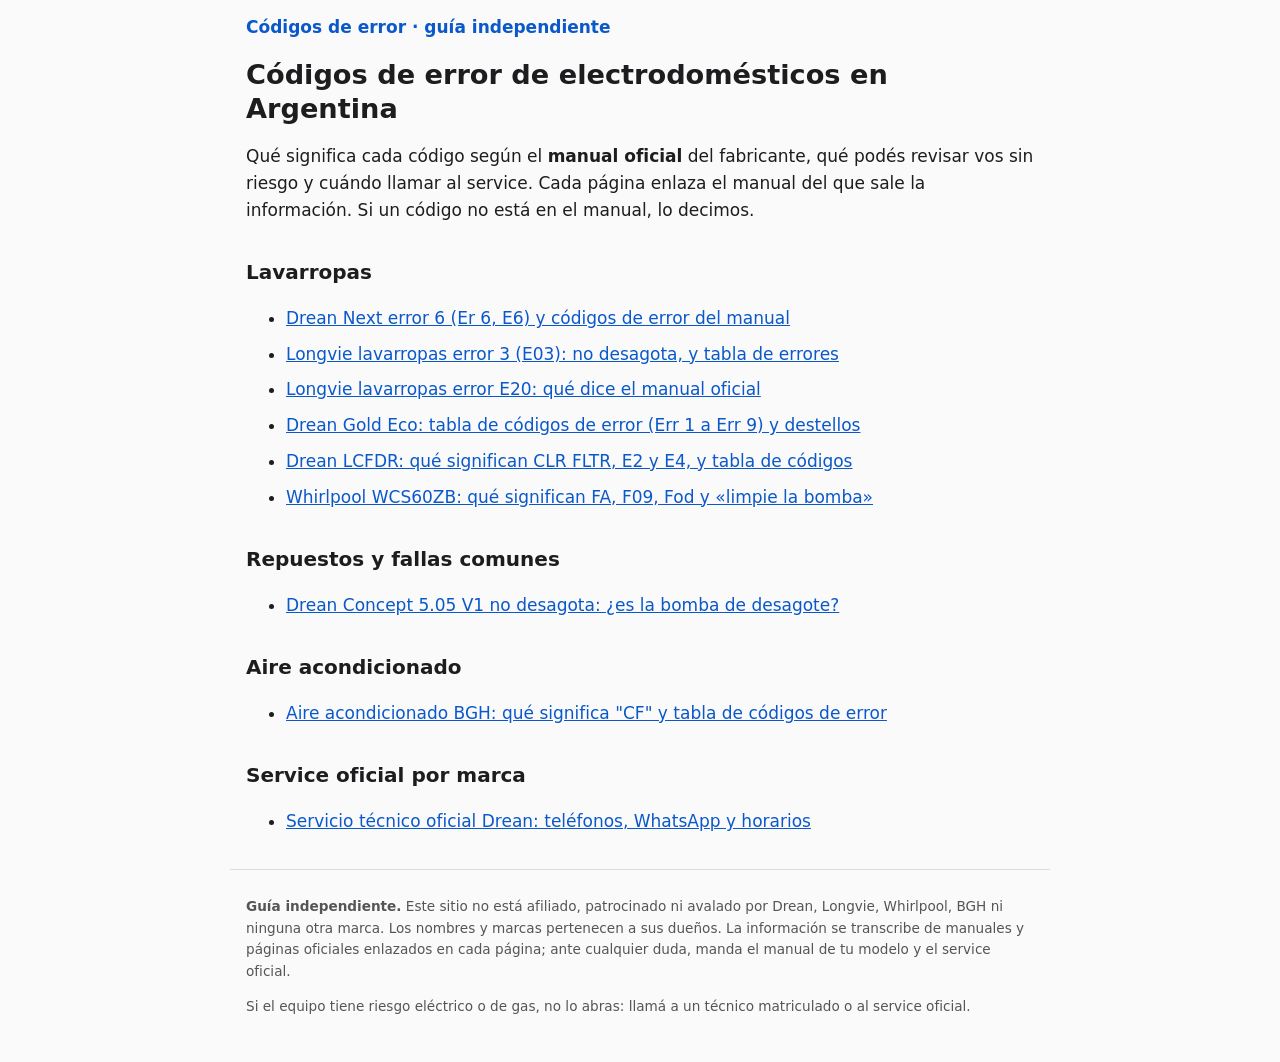
<file: index.html>
<!doctype html><html lang="es-AR"><head>
  <meta name="google-site-verification" content="DpjskLy1H_29-NI7YUvKYSNKFsn-YUInQMvW47vc6ts" /><meta charset="utf-8"><meta name="viewport" content="width=device-width,initial-scale=1">
<title>Códigos de error de lavarropas y aires acondicionados (Drean, Longvie, BGH)</title>
<meta name="description" content="Guía independiente de códigos de error de lavarropas Drean, Longvie y Whirlpool y aires BGH, transcriptos de los manuales oficiales con la fuente enlazada.">
<link rel="canonical" href="https://codigos-error.onrender.com/"><link rel="stylesheet" href="/style.css">
</head><body>
<header><a href="/">Códigos de error · guía independiente</a></header>
<main>
<h1>Códigos de error de electrodomésticos en Argentina</h1>
<p>Qué significa cada código según el <strong>manual oficial</strong> del fabricante, qué podés revisar vos sin riesgo y cuándo llamar al service. Cada página enlaza el manual del que sale la información. Si un código no está en el manual, lo decimos.</p>
<h2>Lavarropas</h2>
<ul class="cards">
<li><a href="/drean-next-error-6/">Drean Next error 6 (Er 6, E6) y códigos de error del manual</a></li>
<li><a href="/longvie-lavarropas-error-e03/">Longvie lavarropas error 3 (E03): no desagota, y tabla de errores</a></li>
<li><a href="/longvie-lavarropas-error-e20/">Longvie lavarropas error E20: qué dice el manual oficial</a></li>
<li><a href="/drean-gold-eco-codigos-de-error/">Drean Gold Eco: tabla de códigos de error (Err 1 a Err 9) y destellos</a></li>
<li><a href="/drean-lcfdr-clr-fltr-codigos-de-error/">Drean LCFDR: qué significan CLR FLTR, E2 y E4, y tabla de códigos</a></li>
<li><a href="/whirlpool-wcs60zb-codigos-de-error/">Whirlpool WCS60ZB: qué significan FA, F09, Fod y «limpie la bomba»</a></li>
</ul>
<h2>Repuestos y fallas comunes</h2>
<ul class="cards">
<li><a href="/drean-concept-5-05-v1-bomba-de-desagote/">Drean Concept 5.05 V1 no desagota: ¿es la bomba de desagote?</a></li>
</ul>
<h2>Aire acondicionado</h2>
<ul class="cards">
<li><a href="/bgh-aire-acondicionado-codigos-de-error/">Aire acondicionado BGH: qué significa "CF" y tabla de códigos de error</a></li>
</ul>
<h2>Service oficial por marca</h2>
<ul class="cards">
<li><a href="/servicio-tecnico-drean/">Servicio técnico oficial Drean: teléfonos, WhatsApp y horarios</a></li>
</ul>
</main>
<footer><p><strong>Guía independiente.</strong> Este sitio no está afiliado, patrocinado ni avalado por Drean, Longvie, Whirlpool, BGH ni ninguna otra marca. Los nombres y marcas pertenecen a sus dueños. La información se transcribe de manuales y páginas oficiales enlazados en cada página; ante cualquier duda, manda el manual de tu modelo y el service oficial.</p><p>Si el equipo tiene riesgo eléctrico o de gas, no lo abras: llamá a un técnico matriculado o al service oficial.</p></footer>
</body></html>
</file>
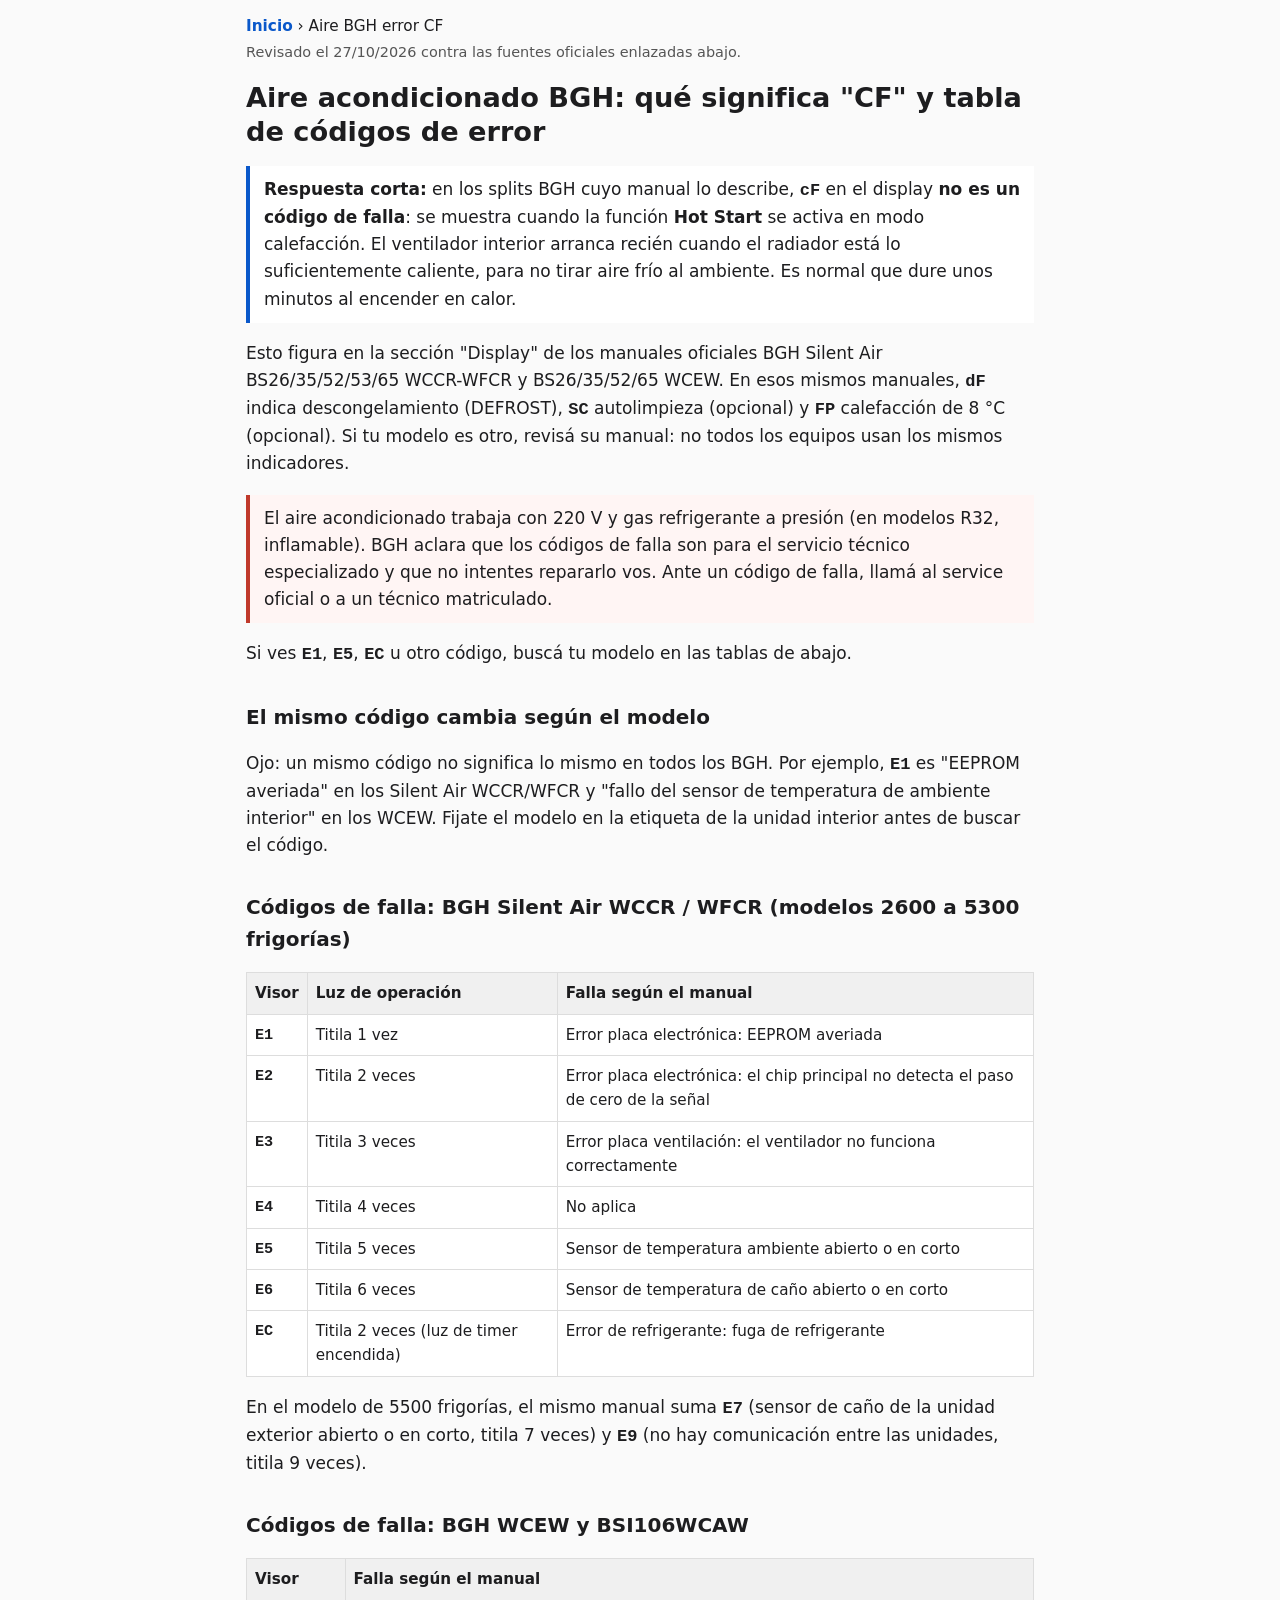
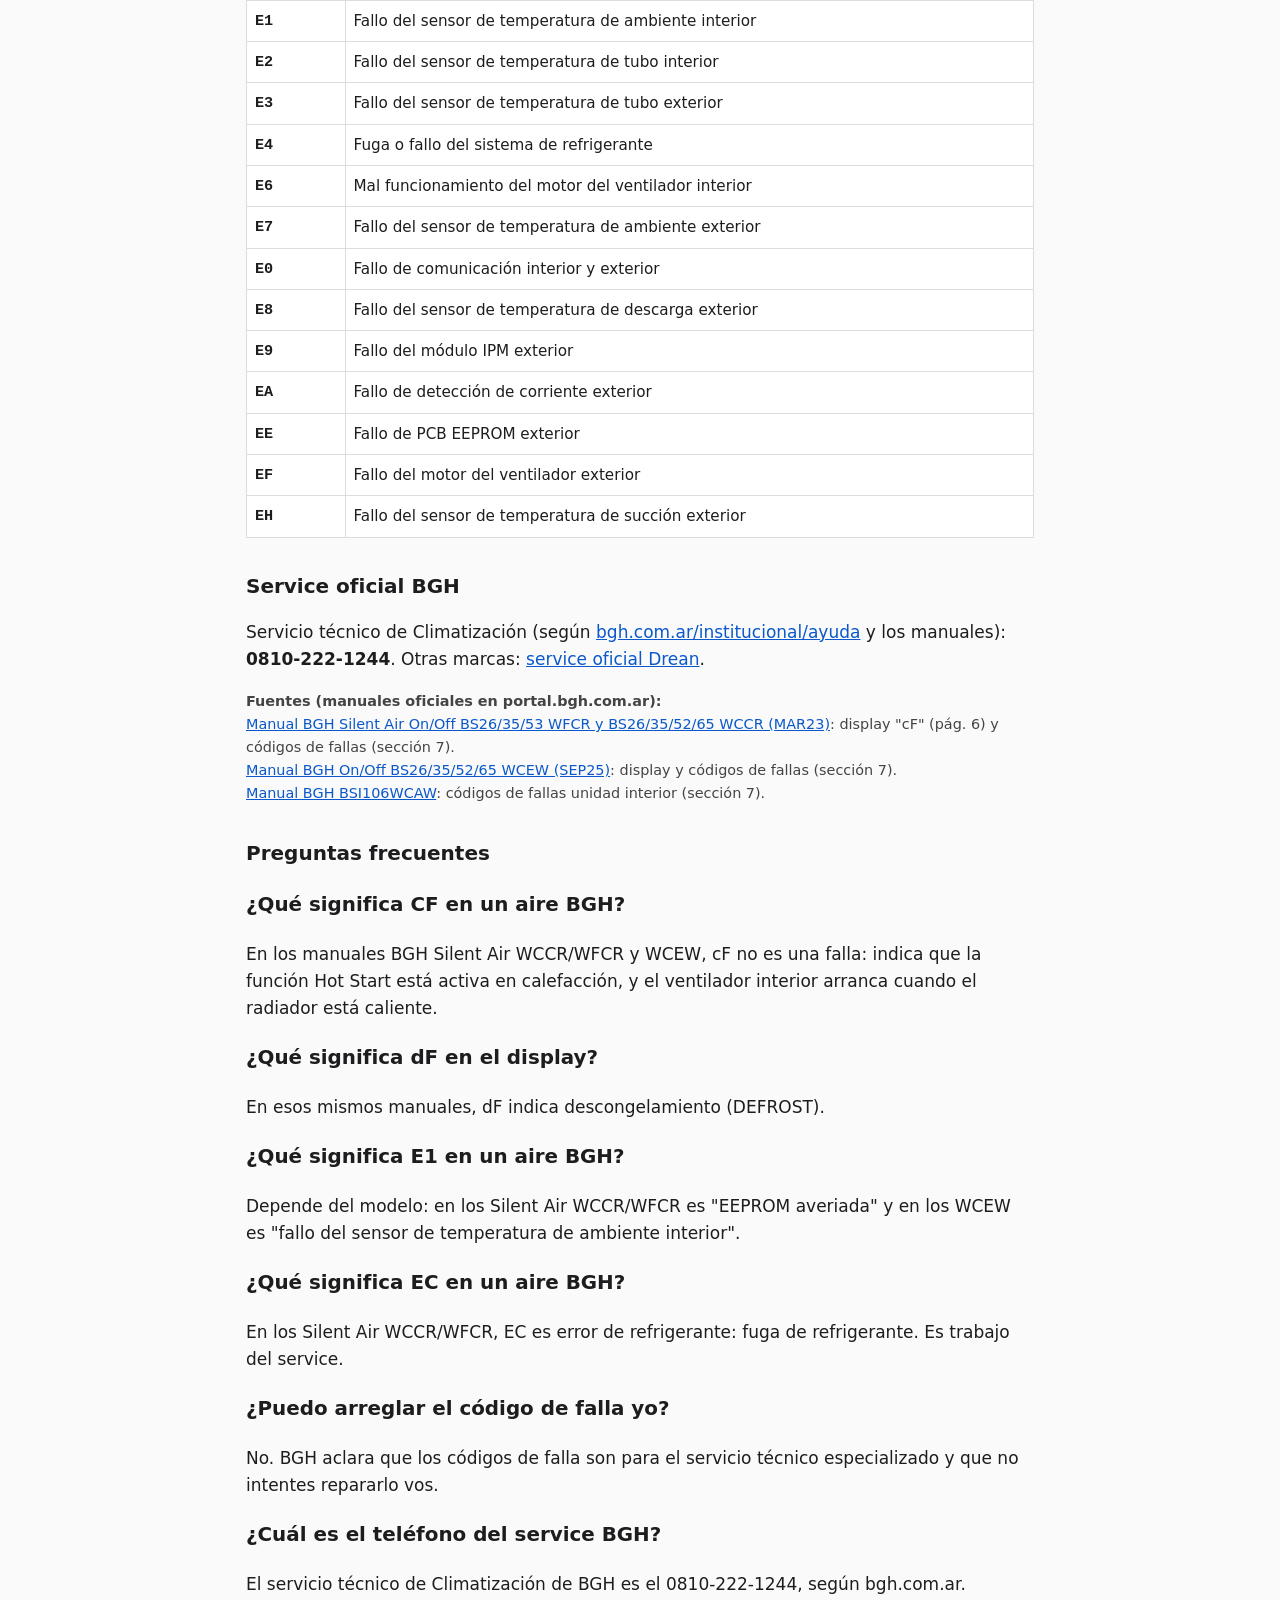
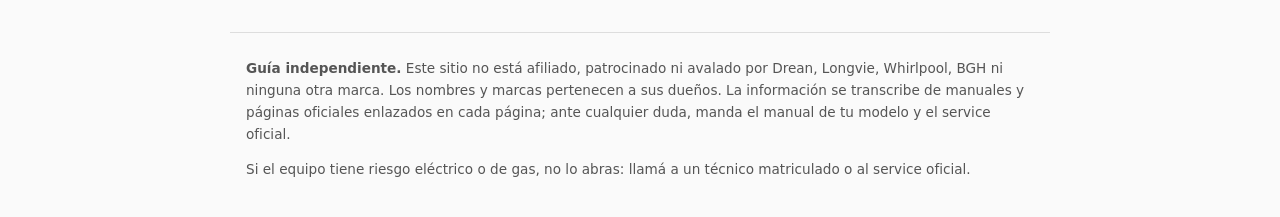
<file: bgh-aire-acondicionado-codigos-de-error/index.html>
<!doctype html><html lang="es-AR"><head>
  <meta name="google-site-verification" content="DpjskLy1H_29-NI7YUvKYSNKFsn-YUInQMvW47vc6ts" /><meta charset="utf-8"><meta name="viewport" content="width=device-width,initial-scale=1">
<title>Aire BGH error CF: qué significa y tabla de códigos</title>
<meta name="description" content="¿Tu aire BGH muestra CF? Según el manual oficial no es una falla: indica la función Hot Start en calefacción. Además, tabla de códigos de error E1, E0, EC y más.">
<link rel="canonical" href="https://codigos-error.onrender.com/bgh-aire-acondicionado-codigos-de-error/"><link rel="stylesheet" href="/style.css">
<script type="application/ld+json">{"@context": "https://schema.org", "@type": "BreadcrumbList", "itemListElement": [{"@type": "ListItem", "position": 1, "name": "Inicio", "item": "https://codigos-error.onrender.com/"}, {"@type": "ListItem", "position": 2, "name": "Aire BGH error CF", "item": "https://codigos-error.onrender.com/bgh-aire-acondicionado-codigos-de-error/"}]}</script>
<script type="application/ld+json">{"@context": "https://schema.org", "@type": "Article", "headline": "Aire BGH error CF: qué significa y tabla de códigos", "description": "¿Tu aire BGH muestra CF? Según el manual oficial no es una falla: indica la función Hot Start en calefacción. Además, tabla de códigos de error E1, E0, EC y más.", "inLanguage": "es-AR", "mainEntityOfPage": "https://codigos-error.onrender.com/bgh-aire-acondicionado-codigos-de-error/", "datePublished": "2026-10-23", "dateModified": "2026-10-27", "author": {"@type": "Organization", "name": "Códigos de error · guía independiente", "url": "https://codigos-error.onrender.com/"}}</script>
<script type="application/ld+json">{"@context": "https://schema.org", "@type": "FAQPage", "mainEntity": [{"@type": "Question", "name": "¿Qué significa CF en un aire BGH?", "acceptedAnswer": {"@type": "Answer", "text": "En los manuales BGH Silent Air WCCR/WFCR y WCEW, cF no es una falla: indica que la función Hot Start está activa en calefacción, y el ventilador interior arranca cuando el radiador está caliente."}}, {"@type": "Question", "name": "¿Qué significa dF en el display?", "acceptedAnswer": {"@type": "Answer", "text": "En esos mismos manuales, dF indica descongelamiento (DEFROST)."}}, {"@type": "Question", "name": "¿Qué significa E1 en un aire BGH?", "acceptedAnswer": {"@type": "Answer", "text": "Depende del modelo: en los Silent Air WCCR/WFCR es \"EEPROM averiada\" y en los WCEW es \"fallo del sensor de temperatura de ambiente interior\"."}}, {"@type": "Question", "name": "¿Qué significa EC en un aire BGH?", "acceptedAnswer": {"@type": "Answer", "text": "En los Silent Air WCCR/WFCR, EC es error de refrigerante: fuga de refrigerante. Es trabajo del service."}}, {"@type": "Question", "name": "¿Puedo arreglar el código de falla yo?", "acceptedAnswer": {"@type": "Answer", "text": "No. BGH aclara que los códigos de falla son para el servicio técnico especializado y que no intentes repararlo vos."}}, {"@type": "Question", "name": "¿Cuál es el teléfono del service BGH?", "acceptedAnswer": {"@type": "Answer", "text": "El servicio técnico de Climatización de BGH es el 0810-222-1244, según bgh.com.ar."}}]}</script>
</head><body>
<header><nav class="crumb" aria-label="Ruta"><a href="/">Inicio</a> › <span>Aire BGH error CF</span></nav></header>
<main>
<p class="rev">Revisado el 27/10/2026 contra las fuentes oficiales enlazadas abajo.</p><h1>Aire acondicionado BGH: qué significa "CF" y tabla de códigos de error</h1>
<div class="box"><strong>Respuesta corta:</strong> en los splits BGH cuyo manual lo describe, <span class="code">cF</span> en el display <strong>no es un código de falla</strong>: se muestra cuando la función <strong>Hot Start</strong> se activa en modo calefacción. El ventilador interior arranca recién cuando el radiador está lo suficientemente caliente, para no tirar aire frío al ambiente. Es normal que dure unos minutos al encender en calor.</div>
<p>Esto figura en la sección "Display" de los manuales oficiales BGH Silent Air BS26/35/52/53/65 WCCR-WFCR y BS26/35/52/65 WCEW. En esos mismos manuales, <span class="code">dF</span> indica descongelamiento (DEFROST), <span class="code">SC</span> autolimpieza (opcional) y <span class="code">FP</span> calefacción de 8 °C (opcional). Si tu modelo es otro, revisá su manual: no todos los equipos usan los mismos indicadores.</p>
<div class="box warn">El aire acondicionado trabaja con 220 V y gas refrigerante a presión (en modelos R32, inflamable). BGH aclara que los códigos de falla son para el servicio técnico especializado y que no intentes repararlo vos. Ante un código de falla, llamá al service oficial o a un técnico matriculado.</div>
<p>Si ves <span class="code">E1</span>, <span class="code">E5</span>, <span class="code">EC</span> u otro código, buscá tu modelo en las tablas de abajo.</p>
<h2>El mismo código cambia según el modelo</h2>
<p>Ojo: un mismo código no significa lo mismo en todos los BGH. Por ejemplo, <span class="code">E1</span> es "EEPROM averiada" en los Silent Air WCCR/WFCR y "fallo del sensor de temperatura de ambiente interior" en los WCEW. Fijate el modelo en la etiqueta de la unidad interior antes de buscar el código.</p>
<h2>Códigos de falla: BGH Silent Air WCCR / WFCR (modelos 2600 a 5300 frigorías)</h2>
<div class="tw"><table>
<tr><th>Visor</th><th>Luz de operación</th><th>Falla según el manual</th></tr>
<tr><td class="code">E1</td><td>Titila 1 vez</td><td>Error placa electrónica: EEPROM averiada</td></tr>
<tr><td class="code">E2</td><td>Titila 2 veces</td><td>Error placa electrónica: el chip principal no detecta el paso de cero de la señal</td></tr>
<tr><td class="code">E3</td><td>Titila 3 veces</td><td>Error placa ventilación: el ventilador no funciona correctamente</td></tr>
<tr><td class="code">E4</td><td>Titila 4 veces</td><td>No aplica</td></tr>
<tr><td class="code">E5</td><td>Titila 5 veces</td><td>Sensor de temperatura ambiente abierto o en corto</td></tr>
<tr><td class="code">E6</td><td>Titila 6 veces</td><td>Sensor de temperatura de caño abierto o en corto</td></tr>
<tr><td class="code">EC</td><td>Titila 2 veces (luz de timer encendida)</td><td>Error de refrigerante: fuga de refrigerante</td></tr>
</table></div>
<p>En el modelo de 5500 frigorías, el mismo manual suma <span class="code">E7</span> (sensor de caño de la unidad exterior abierto o en corto, titila 7 veces) y <span class="code">E9</span> (no hay comunicación entre las unidades, titila 9 veces).</p>
<h2>Códigos de falla: BGH WCEW y BSI106WCAW</h2>
<div class="tw"><table>
<tr><th>Visor</th><th>Falla según el manual</th></tr>
<tr><td class="code">E1</td><td>Fallo del sensor de temperatura de ambiente interior</td></tr>
<tr><td class="code">E2</td><td>Fallo del sensor de temperatura de tubo interior</td></tr>
<tr><td class="code">E3</td><td>Fallo del sensor de temperatura de tubo exterior</td></tr>
<tr><td class="code">E4</td><td>Fuga o fallo del sistema de refrigerante</td></tr>
<tr><td class="code">E6</td><td>Mal funcionamiento del motor del ventilador interior</td></tr>
<tr><td class="code">E7</td><td>Fallo del sensor de temperatura de ambiente exterior</td></tr>
<tr><td class="code">E0</td><td>Fallo de comunicación interior y exterior</td></tr>
<tr><td class="code">E8</td><td>Fallo del sensor de temperatura de descarga exterior</td></tr>
<tr><td class="code">E9</td><td>Fallo del módulo IPM exterior</td></tr>
<tr><td class="code">EA</td><td>Fallo de detección de corriente exterior</td></tr>
<tr><td class="code">EE</td><td>Fallo de PCB EEPROM exterior</td></tr>
<tr><td class="code">EF</td><td>Fallo del motor del ventilador exterior</td></tr>
<tr><td class="code">EH</td><td>Fallo del sensor de temperatura de succión exterior</td></tr>
</table></div>
<h2>Service oficial BGH</h2>
<p>Servicio técnico de Climatización (según <a href="https://www.bgh.com.ar/institucional/ayuda" rel="nofollow">bgh.com.ar/institucional/ayuda</a> y los manuales): <strong>0810-222-1244</strong>. Otras marcas: <a href="/servicio-tecnico-drean/">service oficial Drean</a>.</p>
<p class="src"><strong>Fuentes (manuales oficiales en portal.bgh.com.ar):</strong><br>
<a href="https://portal.bgh.com.ar/wp-content/uploads/2023/07/UM-BGH-Minisplit-OnOff-BS_WCCR-ES-MAR23.pdf" rel="nofollow">Manual BGH Silent Air On/Off BS26/35/53 WFCR y BS26/35/52/65 WCCR (MAR23)</a>: display "cF" (pág. 6) y códigos de fallas (sección 7).<br>
<a href="https://portal.bgh.com.ar/wp-content/uploads/2025/10/UM-BGH-Minisplit-OnOff-WCEW-ES-SEP25.pdf" rel="nofollow">Manual BGH On/Off BS26/35/52/65 WCEW (SEP25)</a>: display y códigos de fallas (sección 7).<br>
<a href="https://portal.bgh.com.ar/wp-content/uploads/2026/06/Manual-BSI106WCAW-1.pdf" rel="nofollow">Manual BGH BSI106WCAW</a>: códigos de fallas unidad interior (sección 7).</p>
<h2>Preguntas frecuentes</h2>
<h3>¿Qué significa CF en un aire BGH?</h3>
<p>En los manuales BGH Silent Air WCCR/WFCR y WCEW, cF no es una falla: indica que la función Hot Start está activa en calefacción, y el ventilador interior arranca cuando el radiador está caliente.</p>
<h3>¿Qué significa dF en el display?</h3>
<p>En esos mismos manuales, dF indica descongelamiento (DEFROST).</p>
<h3>¿Qué significa E1 en un aire BGH?</h3>
<p>Depende del modelo: en los Silent Air WCCR/WFCR es "EEPROM averiada" y en los WCEW es "fallo del sensor de temperatura de ambiente interior".</p>
<h3>¿Qué significa EC en un aire BGH?</h3>
<p>En los Silent Air WCCR/WFCR, EC es error de refrigerante: fuga de refrigerante. Es trabajo del service.</p>
<h3>¿Puedo arreglar el código de falla yo?</h3>
<p>No. BGH aclara que los códigos de falla son para el servicio técnico especializado y que no intentes repararlo vos.</p>
<h3>¿Cuál es el teléfono del service BGH?</h3>
<p>El servicio técnico de Climatización de BGH es el 0810-222-1244, según bgh.com.ar.</p>
</main>
<footer><p><strong>Guía independiente.</strong> Este sitio no está afiliado, patrocinado ni avalado por Drean, Longvie, Whirlpool, BGH ni ninguna otra marca. Los nombres y marcas pertenecen a sus dueños. La información se transcribe de manuales y páginas oficiales enlazados en cada página; ante cualquier duda, manda el manual de tu modelo y el service oficial.</p><p>Si el equipo tiene riesgo eléctrico o de gas, no lo abras: llamá a un técnico matriculado o al service oficial.</p></footer>
</body></html>
</file>
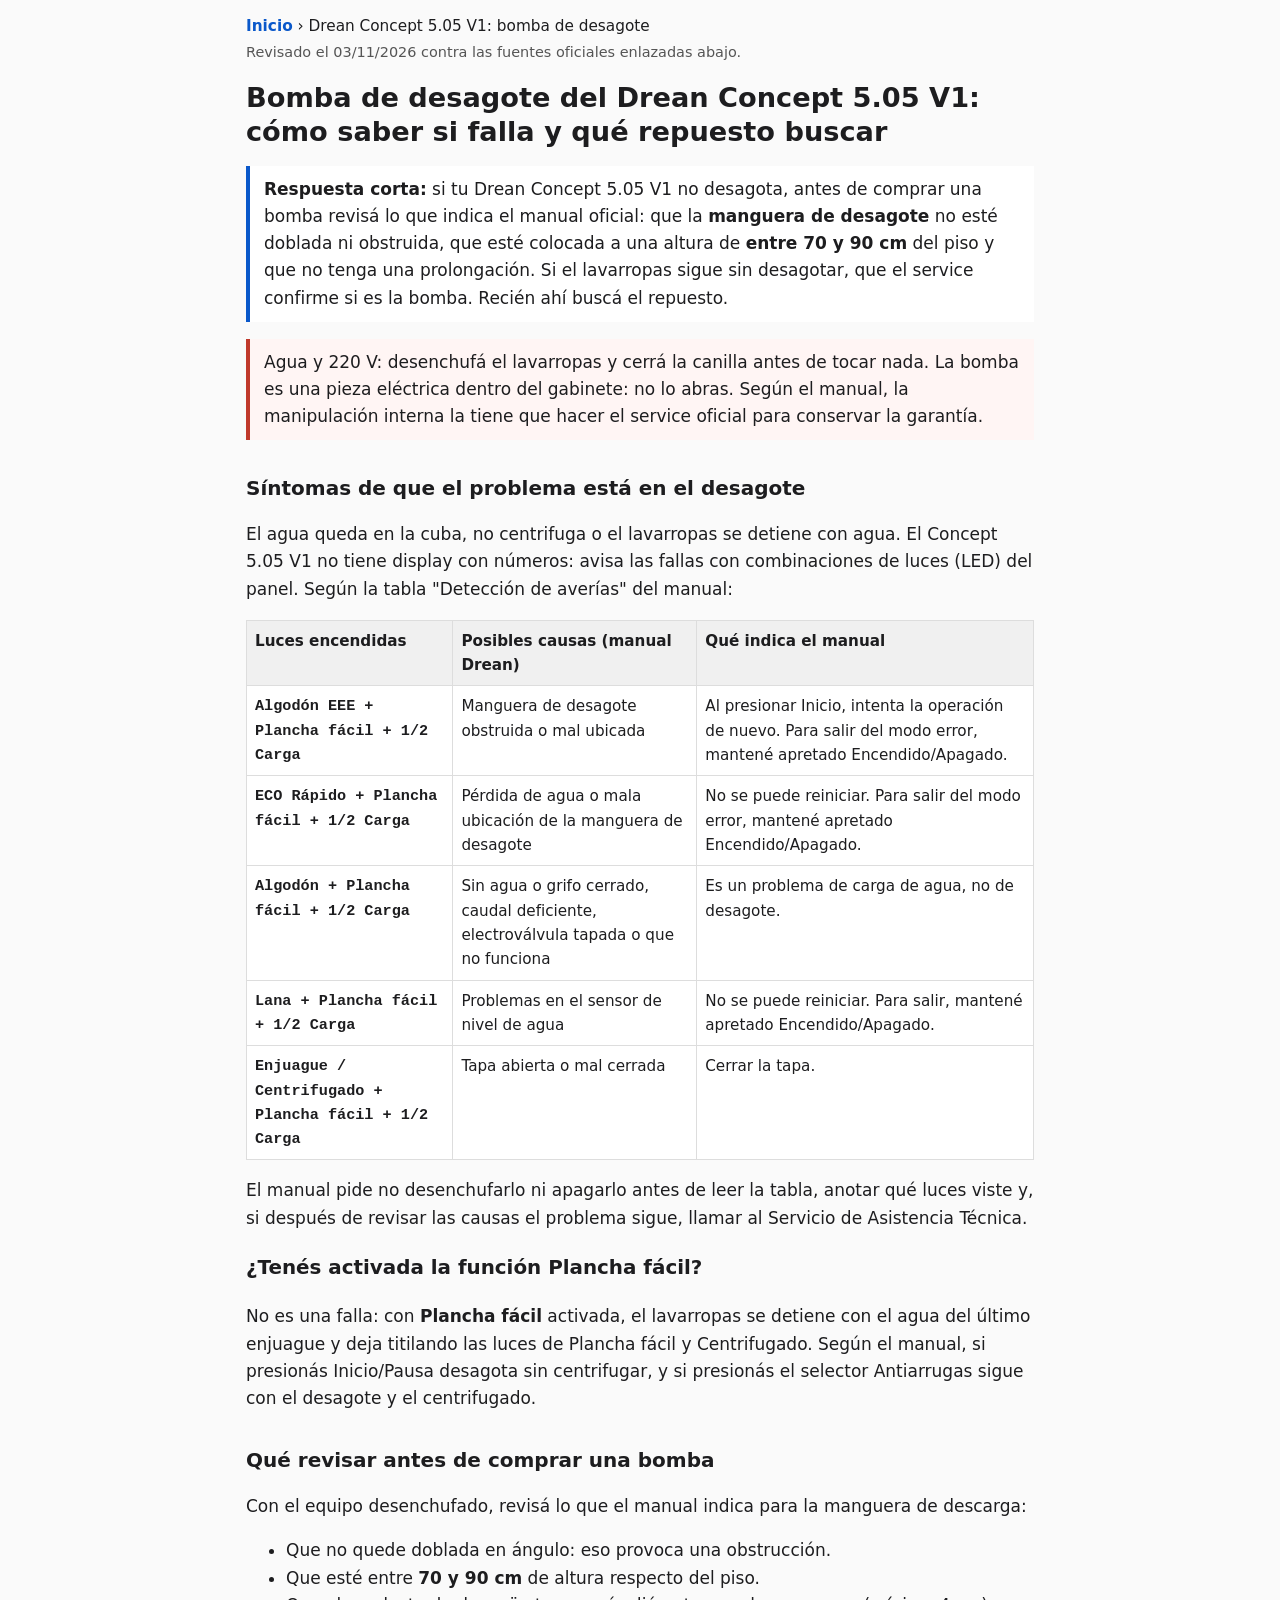
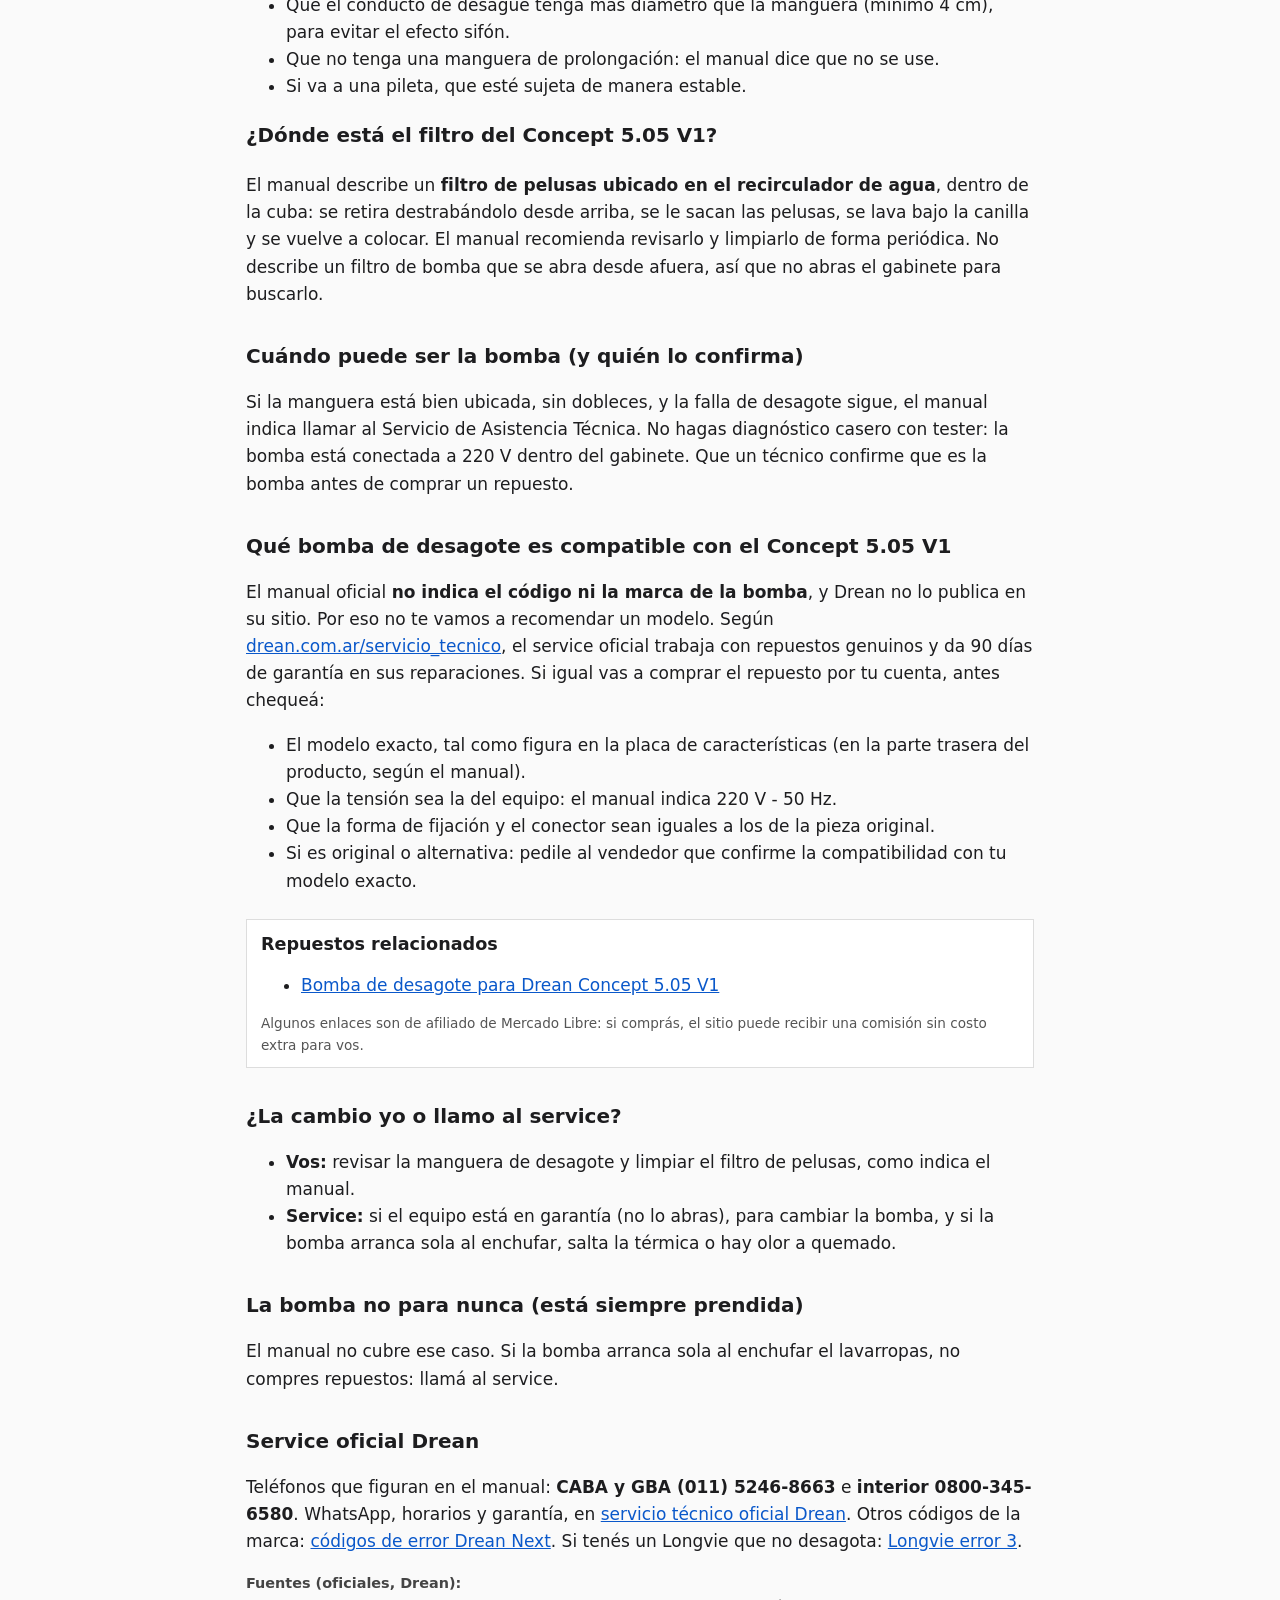
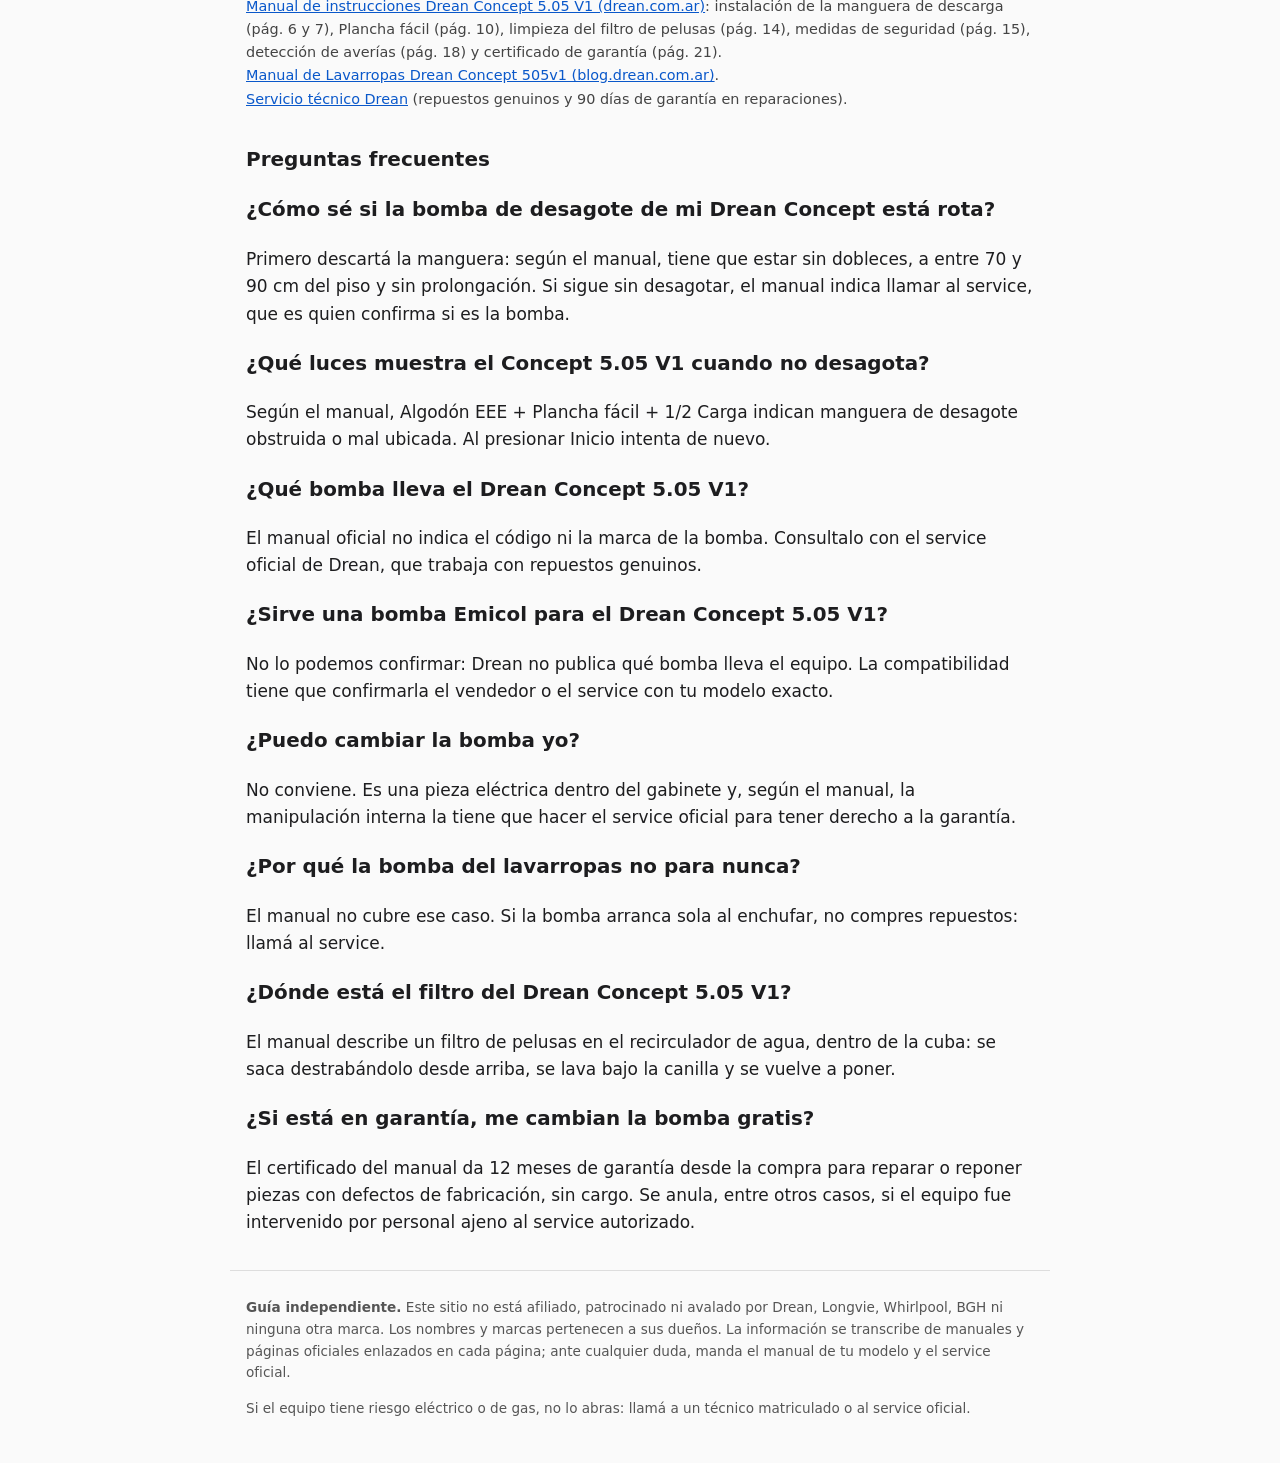
<file: drean-concept-5-05-v1-bomba-de-desagote/index.html>
<!doctype html><html lang="es-AR"><head>
  <meta name="google-site-verification" content="DpjskLy1H_29-NI7YUvKYSNKFsn-YUInQMvW47vc6ts" /><meta charset="utf-8"><meta name="viewport" content="width=device-width,initial-scale=1">
<title>Bomba de desagote Drean Concept 5.05 V1: falla y repuesto</title>
<meta name="description" content="¿Tu Drean Concept 5.05 V1 no desagota? Qué revisar antes de culpar a la bomba, cómo buscar el repuesto compatible y cuándo llamar al service.">
<link rel="canonical" href="https://codigos-error.onrender.com/drean-concept-5-05-v1-bomba-de-desagote/"><link rel="stylesheet" href="/style.css">
<script type="application/ld+json">{"@context": "https://schema.org", "@type": "BreadcrumbList", "itemListElement": [{"@type": "ListItem", "position": 1, "name": "Inicio", "item": "https://codigos-error.onrender.com/"}, {"@type": "ListItem", "position": 2, "name": "Drean Concept 5.05 V1: bomba de desagote", "item": "https://codigos-error.onrender.com/drean-concept-5-05-v1-bomba-de-desagote/"}]}</script>
<script type="application/ld+json">{"@context": "https://schema.org", "@type": "Article", "headline": "Bomba de desagote Drean Concept 5.05 V1: falla y repuesto", "description": "¿Tu Drean Concept 5.05 V1 no desagota? Qué revisar antes de culpar a la bomba, cómo buscar el repuesto compatible y cuándo llamar al service.", "inLanguage": "es-AR", "mainEntityOfPage": "https://codigos-error.onrender.com/drean-concept-5-05-v1-bomba-de-desagote/", "datePublished": "2026-11-03", "dateModified": "2026-11-03", "author": {"@type": "Organization", "name": "Códigos de error · guía independiente", "url": "https://codigos-error.onrender.com/"}}</script>
<script type="application/ld+json">{"@context": "https://schema.org", "@type": "FAQPage", "mainEntity": [{"@type": "Question", "name": "¿Cómo sé si la bomba de desagote de mi Drean Concept está rota?", "acceptedAnswer": {"@type": "Answer", "text": "Primero descartá la manguera: según el manual, tiene que estar sin dobleces, a entre 70 y 90 cm del piso y sin prolongación. Si sigue sin desagotar, el manual indica llamar al service, que es quien confirma si es la bomba."}}, {"@type": "Question", "name": "¿Qué luces muestra el Concept 5.05 V1 cuando no desagota?", "acceptedAnswer": {"@type": "Answer", "text": "Según el manual, Algodón EEE + Plancha fácil + 1/2 Carga indican manguera de desagote obstruida o mal ubicada. Al presionar Inicio intenta de nuevo."}}, {"@type": "Question", "name": "¿Qué bomba lleva el Drean Concept 5.05 V1?", "acceptedAnswer": {"@type": "Answer", "text": "El manual oficial no indica el código ni la marca de la bomba. Consultalo con el service oficial de Drean, que trabaja con repuestos genuinos."}}, {"@type": "Question", "name": "¿Sirve una bomba Emicol para el Drean Concept 5.05 V1?", "acceptedAnswer": {"@type": "Answer", "text": "No lo podemos confirmar: Drean no publica qué bomba lleva el equipo. La compatibilidad tiene que confirmarla el vendedor o el service con tu modelo exacto."}}, {"@type": "Question", "name": "¿Puedo cambiar la bomba yo?", "acceptedAnswer": {"@type": "Answer", "text": "No conviene. Es una pieza eléctrica dentro del gabinete y, según el manual, la manipulación interna la tiene que hacer el service oficial para tener derecho a la garantía."}}, {"@type": "Question", "name": "¿Por qué la bomba del lavarropas no para nunca?", "acceptedAnswer": {"@type": "Answer", "text": "El manual no cubre ese caso. Si la bomba arranca sola al enchufar, no compres repuestos: llamá al service."}}, {"@type": "Question", "name": "¿Dónde está el filtro del Drean Concept 5.05 V1?", "acceptedAnswer": {"@type": "Answer", "text": "El manual describe un filtro de pelusas en el recirculador de agua, dentro de la cuba: se saca destrabándolo desde arriba, se lava bajo la canilla y se vuelve a poner."}}, {"@type": "Question", "name": "¿Si está en garantía, me cambian la bomba gratis?", "acceptedAnswer": {"@type": "Answer", "text": "El certificado del manual da 12 meses de garantía desde la compra para reparar o reponer piezas con defectos de fabricación, sin cargo. Se anula, entre otros casos, si el equipo fue intervenido por personal ajeno al service autorizado."}}]}</script>
</head><body>
<header><nav class="crumb" aria-label="Ruta"><a href="/">Inicio</a> › <span>Drean Concept 5.05 V1: bomba de desagote</span></nav></header>
<main>
<p class="rev">Revisado el 03/11/2026 contra las fuentes oficiales enlazadas abajo.</p><h1>Bomba de desagote del Drean Concept 5.05 V1: cómo saber si falla y qué repuesto buscar</h1>
<div class="box"><strong>Respuesta corta:</strong> si tu Drean Concept 5.05 V1 no desagota, antes de comprar una bomba revisá lo que indica el manual oficial: que la <strong>manguera de desagote</strong> no esté doblada ni obstruida, que esté colocada a una altura de <strong>entre 70 y 90 cm</strong> del piso y que no tenga una prolongación. Si el lavarropas sigue sin desagotar, que el service confirme si es la bomba. Recién ahí buscá el repuesto.</div>
<div class="box warn">Agua y 220 V: desenchufá el lavarropas y cerrá la canilla antes de tocar nada. La bomba es una pieza eléctrica dentro del gabinete: no lo abras. Según el manual, la manipulación interna la tiene que hacer el service oficial para conservar la garantía.</div>
<h2>Síntomas de que el problema está en el desagote</h2>
<p>El agua queda en la cuba, no centrifuga o el lavarropas se detiene con agua. El Concept 5.05 V1 no tiene display con números: avisa las fallas con combinaciones de luces (LED) del panel. Según la tabla "Detección de averías" del manual:</p>
<div class="tw"><table>
<tr><th>Luces encendidas</th><th>Posibles causas (manual Drean)</th><th>Qué indica el manual</th></tr>
<tr><td class="code">Algodón EEE + Plancha fácil + 1/2 Carga</td><td>Manguera de desagote obstruida o mal ubicada</td><td>Al presionar Inicio, intenta la operación de nuevo. Para salir del modo error, mantené apretado Encendido/Apagado.</td></tr>
<tr><td class="code">ECO Rápido + Plancha fácil + 1/2 Carga</td><td>Pérdida de agua o mala ubicación de la manguera de desagote</td><td>No se puede reiniciar. Para salir del modo error, mantené apretado Encendido/Apagado.</td></tr>
<tr><td class="code">Algodón + Plancha fácil + 1/2 Carga</td><td>Sin agua o grifo cerrado, caudal deficiente, electroválvula tapada o que no funciona</td><td>Es un problema de carga de agua, no de desagote.</td></tr>
<tr><td class="code">Lana + Plancha fácil + 1/2 Carga</td><td>Problemas en el sensor de nivel de agua</td><td>No se puede reiniciar. Para salir, mantené apretado Encendido/Apagado.</td></tr>
<tr><td class="code">Enjuague / Centrifugado + Plancha fácil + 1/2 Carga</td><td>Tapa abierta o mal cerrada</td><td>Cerrar la tapa.</td></tr>
</table></div>
<p>El manual pide no desenchufarlo ni apagarlo antes de leer la tabla, anotar qué luces viste y, si después de revisar las causas el problema sigue, llamar al Servicio de Asistencia Técnica.</p>
<h3>¿Tenés activada la función Plancha fácil?</h3>
<p>No es una falla: con <strong>Plancha fácil</strong> activada, el lavarropas se detiene con el agua del último enjuague y deja titilando las luces de Plancha fácil y Centrifugado. Según el manual, si presionás Inicio/Pausa desagota sin centrifugar, y si presionás el selector Antiarrugas sigue con el desagote y el centrifugado.</p>
<h2>Qué revisar antes de comprar una bomba</h2>
<p>Con el equipo desenchufado, revisá lo que el manual indica para la manguera de descarga:</p>
<ul>
<li>Que no quede doblada en ángulo: eso provoca una obstrucción.</li>
<li>Que esté entre <strong>70 y 90 cm</strong> de altura respecto del piso.</li>
<li>Que el conducto de desagüe tenga más diámetro que la manguera (mínimo 4 cm), para evitar el efecto sifón.</li>
<li>Que no tenga una manguera de prolongación: el manual dice que no se use.</li>
<li>Si va a una pileta, que esté sujeta de manera estable.</li>
</ul>
<h3>¿Dónde está el filtro del Concept 5.05 V1?</h3>
<p>El manual describe un <strong>filtro de pelusas ubicado en el recirculador de agua</strong>, dentro de la cuba: se retira destrabándolo desde arriba, se le sacan las pelusas, se lava bajo la canilla y se vuelve a colocar. El manual recomienda revisarlo y limpiarlo de forma periódica. No describe un filtro de bomba que se abra desde afuera, así que no abras el gabinete para buscarlo.</p>
<h2>Cuándo puede ser la bomba (y quién lo confirma)</h2>
<p>Si la manguera está bien ubicada, sin dobleces, y la falla de desagote sigue, el manual indica llamar al Servicio de Asistencia Técnica. No hagas diagnóstico casero con tester: la bomba está conectada a 220 V dentro del gabinete. Que un técnico confirme que es la bomba antes de comprar un repuesto.</p>
<h2>Qué bomba de desagote es compatible con el Concept 5.05 V1</h2>
<p>El manual oficial <strong>no indica el código ni la marca de la bomba</strong>, y Drean no lo publica en su sitio. Por eso no te vamos a recomendar un modelo. Según <a href="https://drean.com.ar/servicio_tecnico" rel="nofollow">drean.com.ar/servicio_tecnico</a>, el service oficial trabaja con repuestos genuinos y da 90 días de garantía en sus reparaciones. Si igual vas a comprar el repuesto por tu cuenta, antes chequeá:</p>
<ul>
<li>El modelo exacto, tal como figura en la placa de características (en la parte trasera del producto, según el manual).</li>
<li>Que la tensión sea la del equipo: el manual indica 220 V - 50 Hz.</li>
<li>Que la forma de fijación y el conector sean iguales a los de la pieza original.</li>
<li>Si es original o alternativa: pedile al vendedor que confirme la compatibilidad con tu modelo exacto.</li>
</ul>
<div class="parts">
<h2>Repuestos relacionados</h2>
<ul>
<li><a href="https://listado.mercadolibre.com.ar/bomba-desagote-drean-concept" rel="sponsored nofollow noopener" target="_blank">Bomba de desagote para Drean Concept 5.05 V1</a></li>
</ul>
<p class="aff">Algunos enlaces son de afiliado de Mercado Libre: si comprás, el sitio puede recibir una comisión sin costo extra para vos.</p>
</div>
<h2>¿La cambio yo o llamo al service?</h2>
<ul>
<li><strong>Vos:</strong> revisar la manguera de desagote y limpiar el filtro de pelusas, como indica el manual.</li>
<li><strong>Service:</strong> si el equipo está en garantía (no lo abras), para cambiar la bomba, y si la bomba arranca sola al enchufar, salta la térmica o hay olor a quemado.</li>
</ul>
<h2>La bomba no para nunca (está siempre prendida)</h2>
<p>El manual no cubre ese caso. Si la bomba arranca sola al enchufar el lavarropas, no compres repuestos: llamá al service.</p>
<h2>Service oficial Drean</h2>
<p>Teléfonos que figuran en el manual: <strong>CABA y GBA (011) 5246-8663</strong> e <strong>interior 0800-345-6580</strong>. WhatsApp, horarios y garantía, en <a href="/servicio-tecnico-drean/">servicio técnico oficial Drean</a>. Otros códigos de la marca: <a href="/drean-next-error-6/">códigos de error Drean Next</a>. Si tenés un Longvie que no desagota: <a href="/longvie-lavarropas-error-e03/">Longvie error 3</a>.</p>
<p class="src"><strong>Fuentes (oficiales, Drean):</strong><br>
<a href="https://drean.com.ar/medias/Manual-Concept-5.05.pdf?context=[base64]" rel="nofollow">Manual de instrucciones Drean Concept 5.05 V1 (drean.com.ar)</a>: instalación de la manguera de descarga (pág. 6 y 7), Plancha fácil (pág. 10), limpieza del filtro de pelusas (pág. 14), medidas de seguridad (pág. 15), detección de averías (pág. 18) y certificado de garantía (pág. 21).<br>
<a href="https://blog.drean.com.ar/manual-de-lavarropas-drean-concept-505v1/" rel="nofollow">Manual de Lavarropas Drean Concept 505v1 (blog.drean.com.ar)</a>.<br>
<a href="https://drean.com.ar/servicio_tecnico" rel="nofollow">Servicio técnico Drean</a> (repuestos genuinos y 90 días de garantía en reparaciones).</p>
<h2>Preguntas frecuentes</h2>
<h3>¿Cómo sé si la bomba de desagote de mi Drean Concept está rota?</h3>
<p>Primero descartá la manguera: según el manual, tiene que estar sin dobleces, a entre 70 y 90 cm del piso y sin prolongación. Si sigue sin desagotar, el manual indica llamar al service, que es quien confirma si es la bomba.</p>
<h3>¿Qué luces muestra el Concept 5.05 V1 cuando no desagota?</h3>
<p>Según el manual, Algodón EEE + Plancha fácil + 1/2 Carga indican manguera de desagote obstruida o mal ubicada. Al presionar Inicio intenta de nuevo.</p>
<h3>¿Qué bomba lleva el Drean Concept 5.05 V1?</h3>
<p>El manual oficial no indica el código ni la marca de la bomba. Consultalo con el service oficial de Drean, que trabaja con repuestos genuinos.</p>
<h3>¿Sirve una bomba Emicol para el Drean Concept 5.05 V1?</h3>
<p>No lo podemos confirmar: Drean no publica qué bomba lleva el equipo. La compatibilidad tiene que confirmarla el vendedor o el service con tu modelo exacto.</p>
<h3>¿Puedo cambiar la bomba yo?</h3>
<p>No conviene. Es una pieza eléctrica dentro del gabinete y, según el manual, la manipulación interna la tiene que hacer el service oficial para tener derecho a la garantía.</p>
<h3>¿Por qué la bomba del lavarropas no para nunca?</h3>
<p>El manual no cubre ese caso. Si la bomba arranca sola al enchufar, no compres repuestos: llamá al service.</p>
<h3>¿Dónde está el filtro del Drean Concept 5.05 V1?</h3>
<p>El manual describe un filtro de pelusas en el recirculador de agua, dentro de la cuba: se saca destrabándolo desde arriba, se lava bajo la canilla y se vuelve a poner.</p>
<h3>¿Si está en garantía, me cambian la bomba gratis?</h3>
<p>El certificado del manual da 12 meses de garantía desde la compra para reparar o reponer piezas con defectos de fabricación, sin cargo. Se anula, entre otros casos, si el equipo fue intervenido por personal ajeno al service autorizado.</p>
</main>
<footer><p><strong>Guía independiente.</strong> Este sitio no está afiliado, patrocinado ni avalado por Drean, Longvie, Whirlpool, BGH ni ninguna otra marca. Los nombres y marcas pertenecen a sus dueños. La información se transcribe de manuales y páginas oficiales enlazados en cada página; ante cualquier duda, manda el manual de tu modelo y el service oficial.</p><p>Si el equipo tiene riesgo eléctrico o de gas, no lo abras: llamá a un técnico matriculado o al service oficial.</p></footer>
</body></html>
</file>
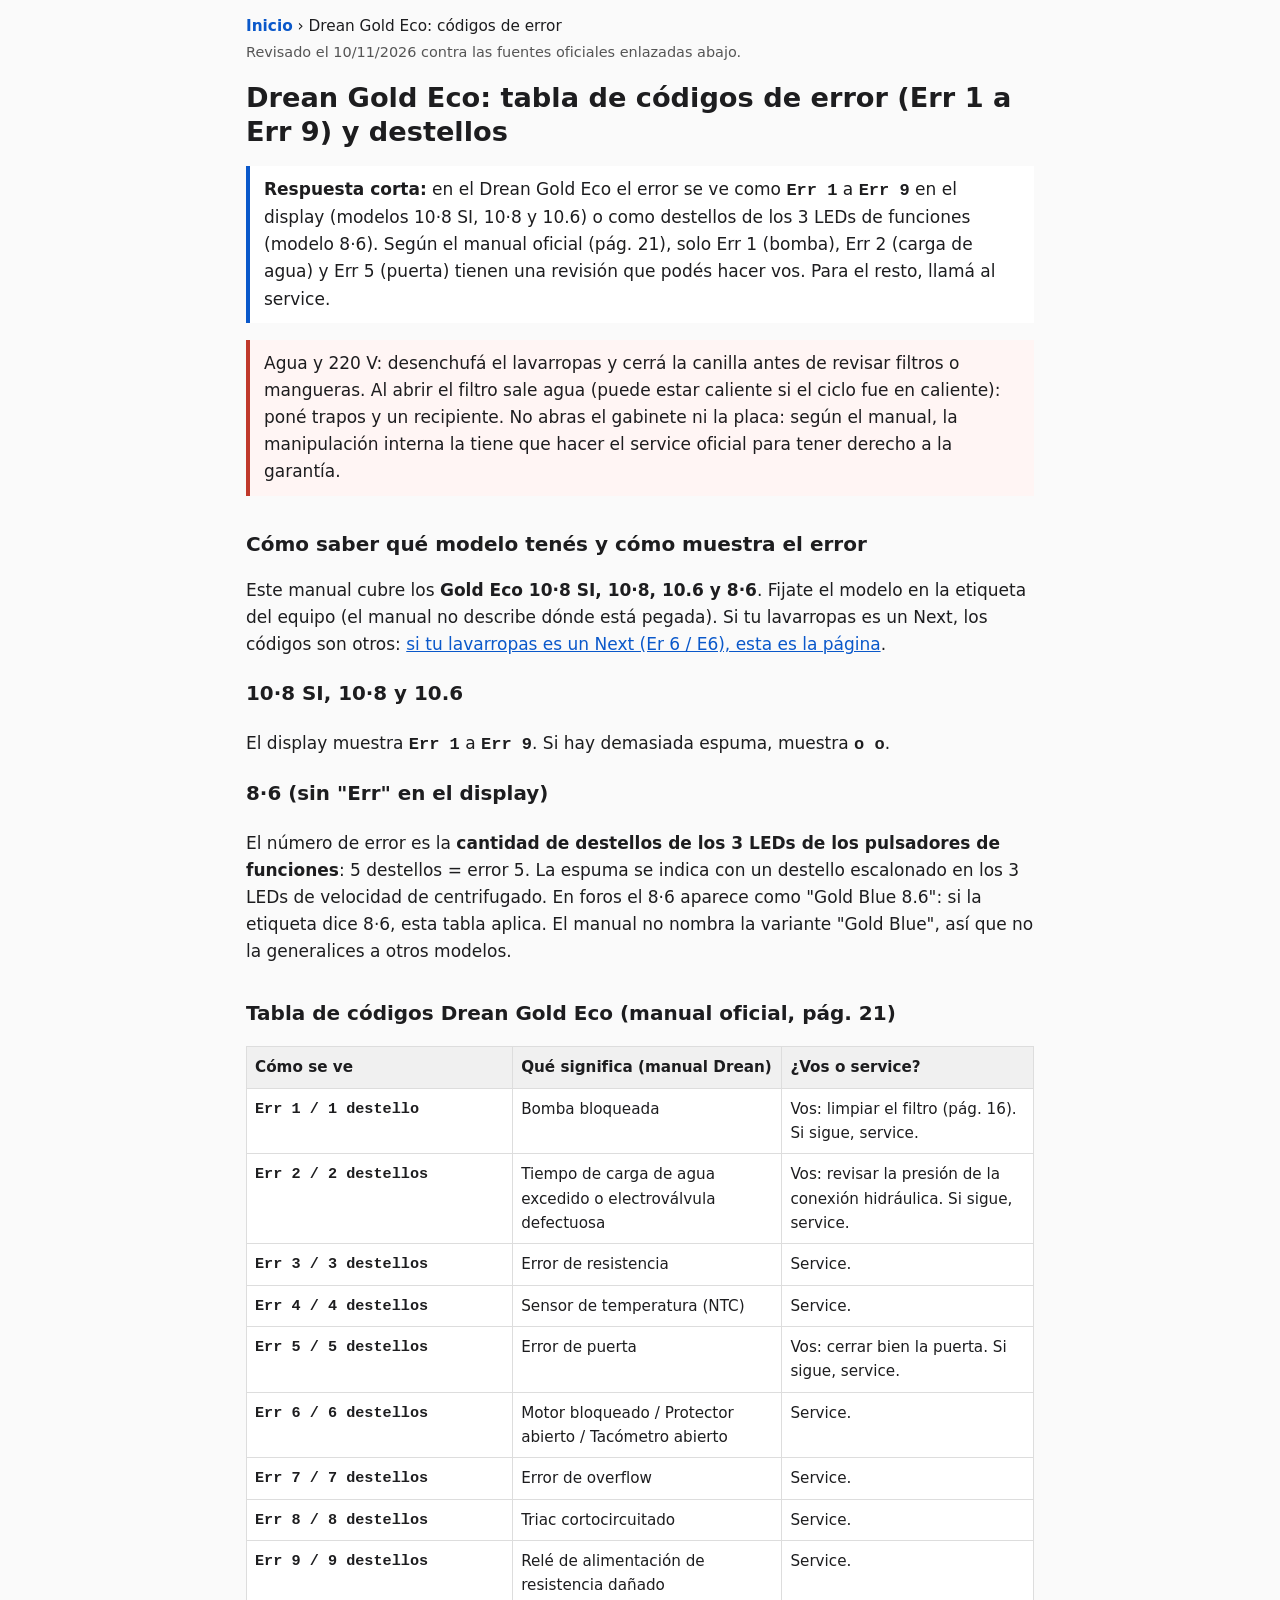
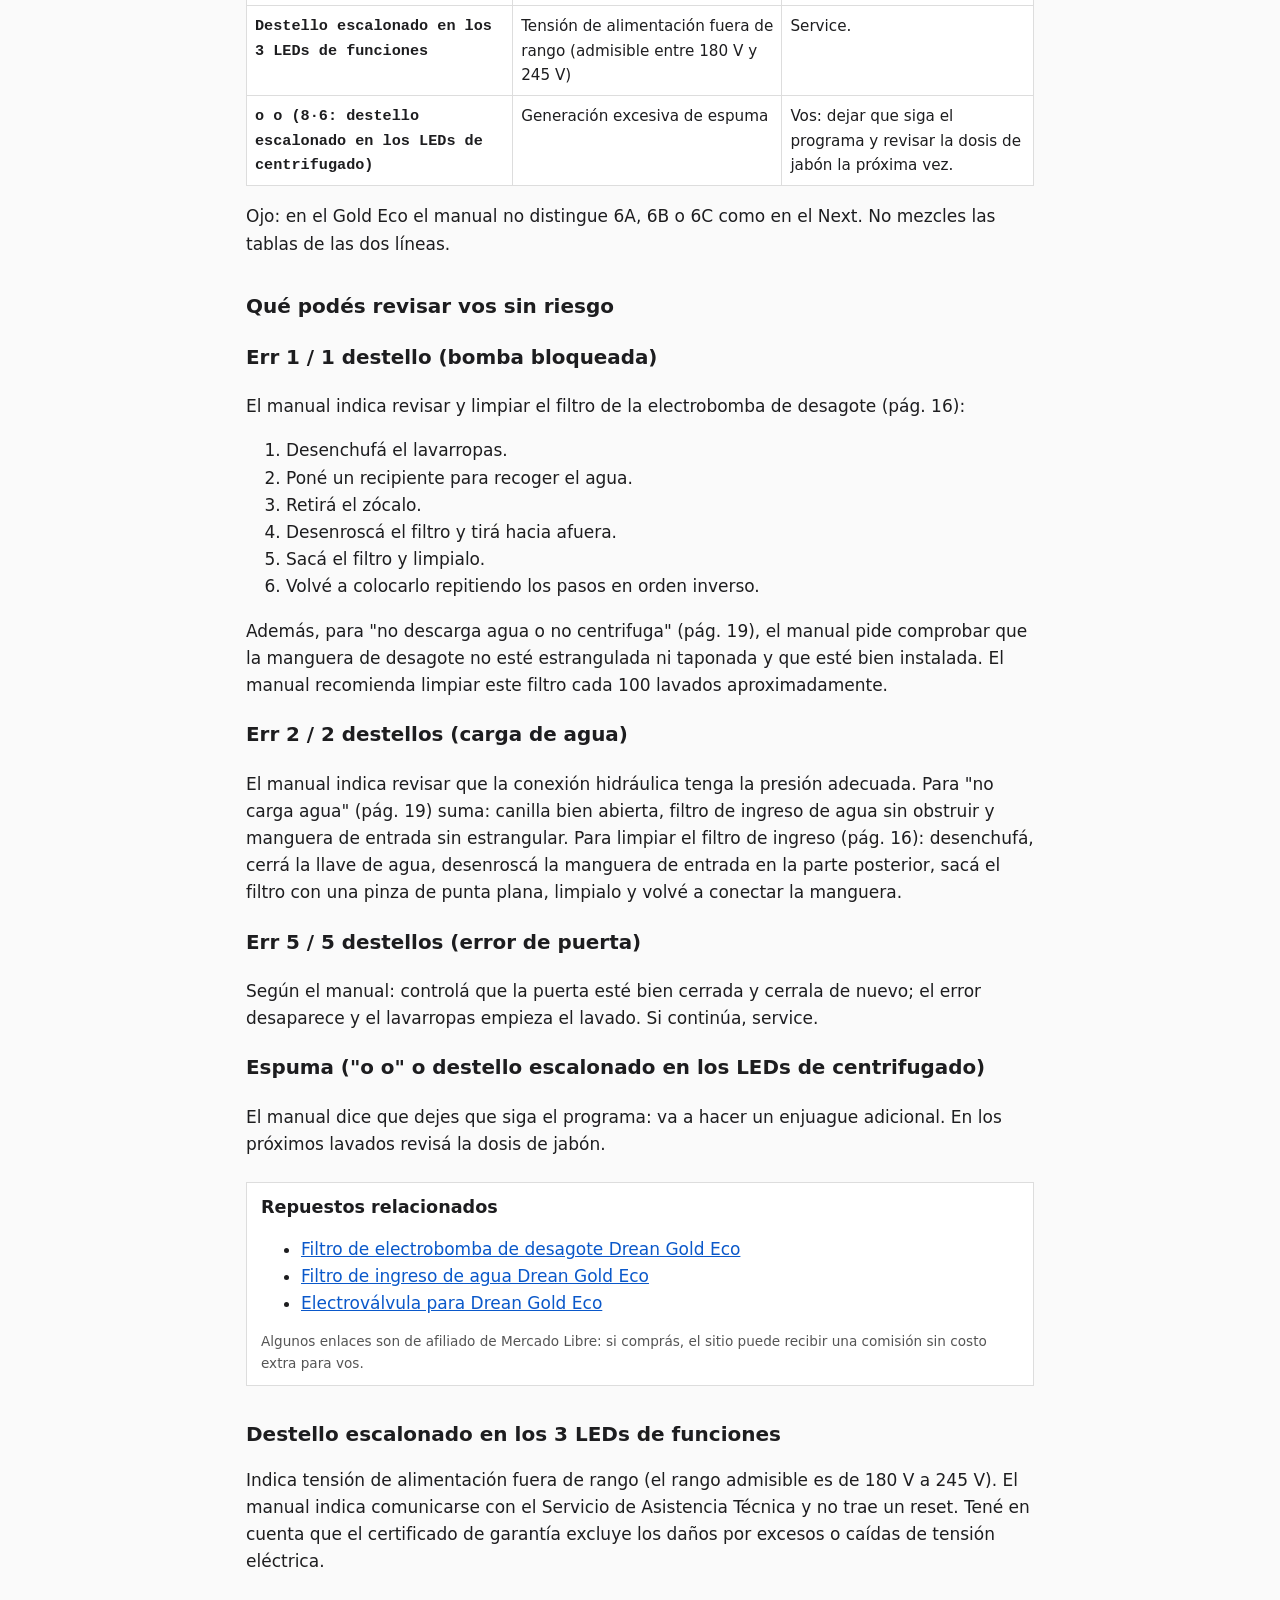
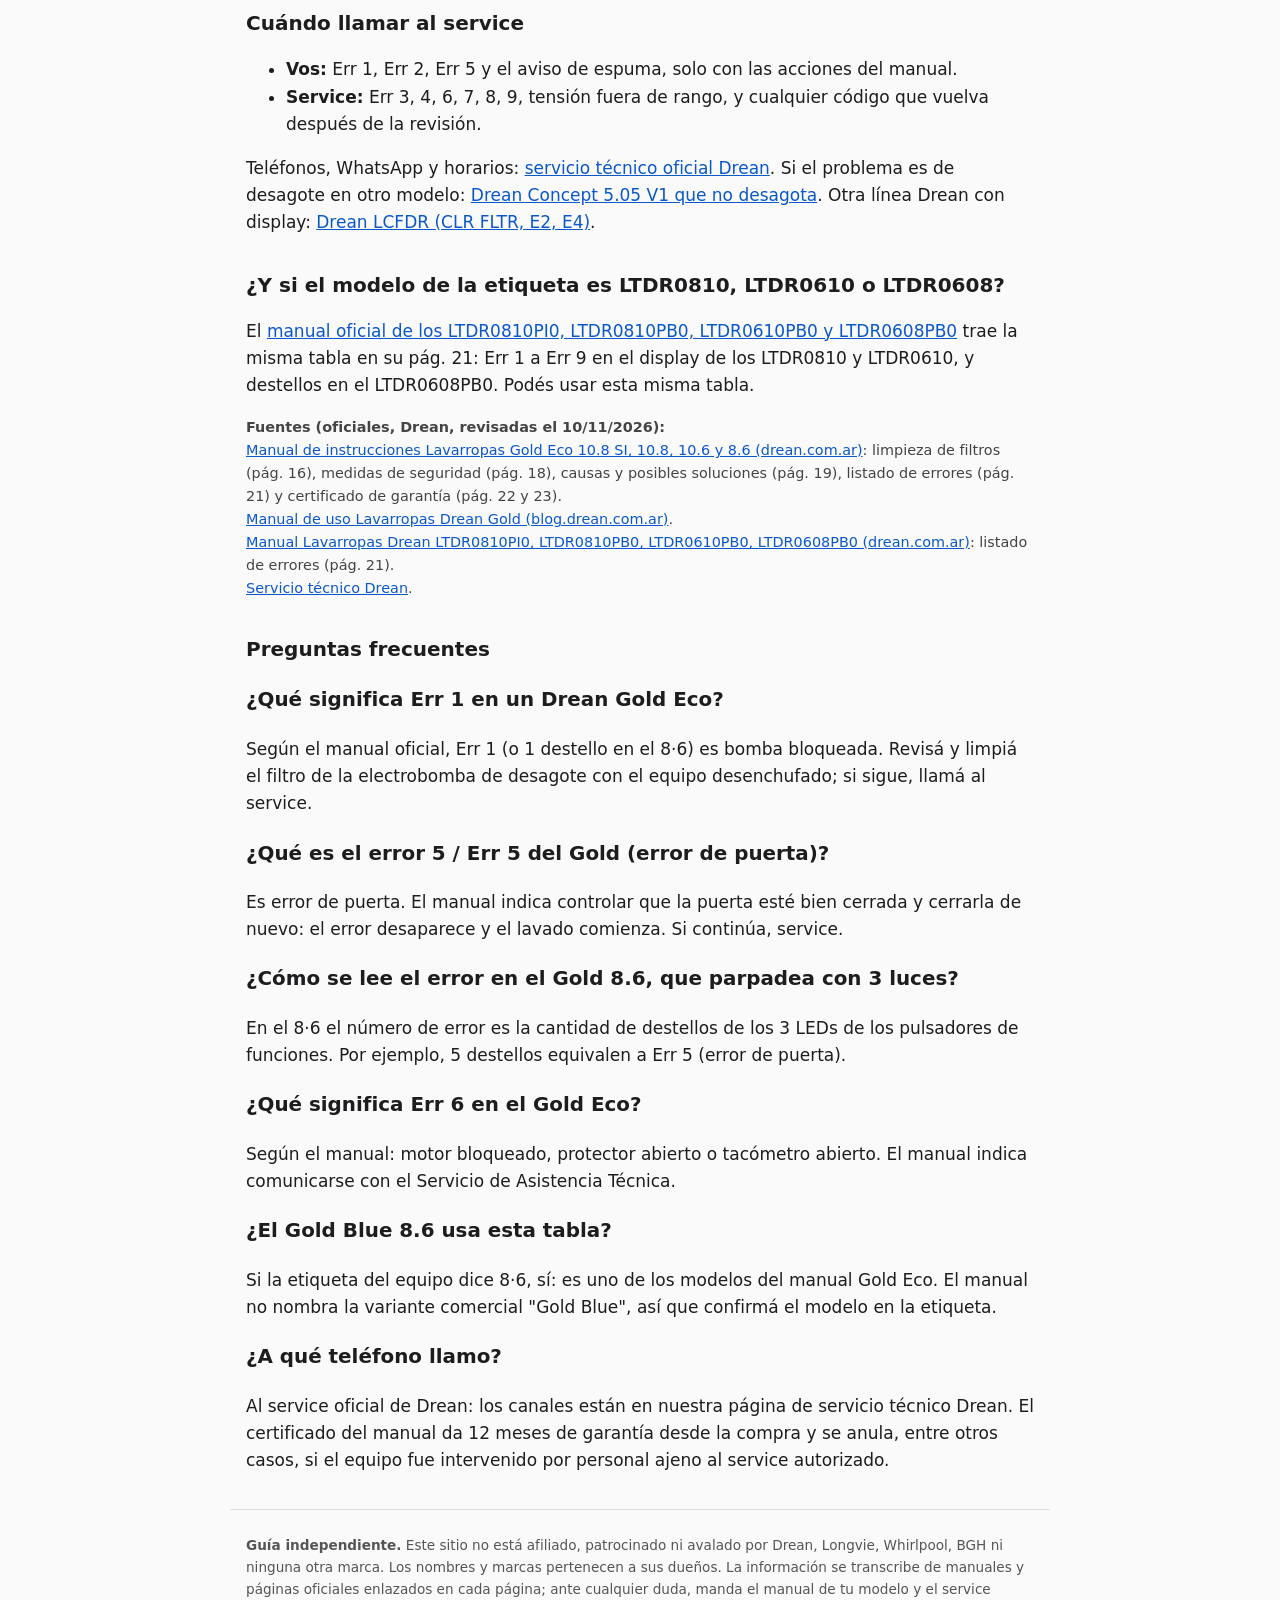
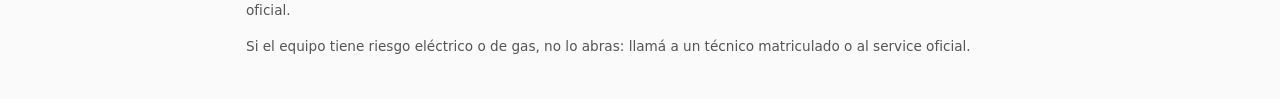
<file: drean-gold-eco-codigos-de-error/index.html>
<!doctype html><html lang="es-AR"><head>
  <meta name="google-site-verification" content="DpjskLy1H_29-NI7YUvKYSNKFsn-YUInQMvW47vc6ts" /><meta charset="utf-8"><meta name="viewport" content="width=device-width,initial-scale=1">
<title>Códigos de error Drean Gold Eco: Err 1 a 9 y destellos</title>
<meta name="description" content="Qué significa cada código del lavarropas Drean Gold Eco según el manual oficial: Err 1 a Err 9, destellos, qué revisar vos y cuándo llamar al service.">
<link rel="canonical" href="https://codigos-error.onrender.com/drean-gold-eco-codigos-de-error/"><link rel="stylesheet" href="/style.css">
<script type="application/ld+json">{"@context": "https://schema.org", "@type": "BreadcrumbList", "itemListElement": [{"@type": "ListItem", "position": 1, "name": "Inicio", "item": "https://codigos-error.onrender.com/"}, {"@type": "ListItem", "position": 2, "name": "Drean Gold Eco: códigos de error", "item": "https://codigos-error.onrender.com/drean-gold-eco-codigos-de-error/"}]}</script>
<script type="application/ld+json">{"@context": "https://schema.org", "@type": "Article", "headline": "Códigos de error Drean Gold Eco: Err 1 a 9 y destellos", "description": "Qué significa cada código del lavarropas Drean Gold Eco según el manual oficial: Err 1 a Err 9, destellos, qué revisar vos y cuándo llamar al service.", "inLanguage": "es-AR", "mainEntityOfPage": "https://codigos-error.onrender.com/drean-gold-eco-codigos-de-error/", "datePublished": "2026-11-10", "dateModified": "2026-11-10", "author": {"@type": "Organization", "name": "Códigos de error · guía independiente", "url": "https://codigos-error.onrender.com/"}}</script>
<script type="application/ld+json">{"@context": "https://schema.org", "@type": "FAQPage", "mainEntity": [{"@type": "Question", "name": "¿Qué significa Err 1 en un Drean Gold Eco?", "acceptedAnswer": {"@type": "Answer", "text": "Según el manual oficial, Err 1 (o 1 destello en el 8·6) es bomba bloqueada. Revisá y limpiá el filtro de la electrobomba de desagote con el equipo desenchufado; si sigue, llamá al service."}}, {"@type": "Question", "name": "¿Qué es el error 5 / Err 5 del Gold (error de puerta)?", "acceptedAnswer": {"@type": "Answer", "text": "Es error de puerta. El manual indica controlar que la puerta esté bien cerrada y cerrarla de nuevo: el error desaparece y el lavado comienza. Si continúa, service."}}, {"@type": "Question", "name": "¿Cómo se lee el error en el Gold 8.6, que parpadea con 3 luces?", "acceptedAnswer": {"@type": "Answer", "text": "En el 8·6 el número de error es la cantidad de destellos de los 3 LEDs de los pulsadores de funciones. Por ejemplo, 5 destellos equivalen a Err 5 (error de puerta)."}}, {"@type": "Question", "name": "¿Qué significa Err 6 en el Gold Eco?", "acceptedAnswer": {"@type": "Answer", "text": "Según el manual: motor bloqueado, protector abierto o tacómetro abierto. El manual indica comunicarse con el Servicio de Asistencia Técnica."}}, {"@type": "Question", "name": "¿El Gold Blue 8.6 usa esta tabla?", "acceptedAnswer": {"@type": "Answer", "text": "Si la etiqueta del equipo dice 8·6, sí: es uno de los modelos del manual Gold Eco. El manual no nombra la variante comercial \"Gold Blue\", así que confirmá el modelo en la etiqueta."}}, {"@type": "Question", "name": "¿A qué teléfono llamo?", "acceptedAnswer": {"@type": "Answer", "text": "Al service oficial de Drean: los canales están en nuestra página de servicio técnico Drean. El certificado del manual da 12 meses de garantía desde la compra y se anula, entre otros casos, si el equipo fue intervenido por personal ajeno al service autorizado."}}]}</script>
</head><body>
<header><nav class="crumb" aria-label="Ruta"><a href="/">Inicio</a> › <span>Drean Gold Eco: códigos de error</span></nav></header>
<main>
<p class="rev">Revisado el 10/11/2026 contra las fuentes oficiales enlazadas abajo.</p><h1>Drean Gold Eco: tabla de códigos de error (Err 1 a Err 9) y destellos</h1>
<div class="box"><strong>Respuesta corta:</strong> en el Drean Gold Eco el error se ve como <span class="code">Err 1</span> a <span class="code">Err 9</span> en el display (modelos 10·8 SI, 10·8 y 10.6) o como destellos de los 3 LEDs de funciones (modelo 8·6). Según el manual oficial (pág. 21), solo Err 1 (bomba), Err 2 (carga de agua) y Err 5 (puerta) tienen una revisión que podés hacer vos. Para el resto, llamá al service.</div>
<div class="box warn">Agua y 220 V: desenchufá el lavarropas y cerrá la canilla antes de revisar filtros o mangueras. Al abrir el filtro sale agua (puede estar caliente si el ciclo fue en caliente): poné trapos y un recipiente. No abras el gabinete ni la placa: según el manual, la manipulación interna la tiene que hacer el service oficial para tener derecho a la garantía.</div>
<h2>Cómo saber qué modelo tenés y cómo muestra el error</h2>
<p>Este manual cubre los <strong>Gold Eco 10·8 SI, 10·8, 10.6 y 8·6</strong>. Fijate el modelo en la etiqueta del equipo (el manual no describe dónde está pegada). Si tu lavarropas es un Next, los códigos son otros: <a href="/drean-next-error-6/">si tu lavarropas es un Next (Er 6 / E6), esta es la página</a>.</p>
<h3>10·8 SI, 10·8 y 10.6</h3>
<p>El display muestra <span class="code">Err 1</span> a <span class="code">Err 9</span>. Si hay demasiada espuma, muestra <span class="code">o o</span>.</p>
<h3>8·6 (sin "Err" en el display)</h3>
<p>El número de error es la <strong>cantidad de destellos de los 3 LEDs de los pulsadores de funciones</strong>: 5 destellos = error 5. La espuma se indica con un destello escalonado en los 3 LEDs de velocidad de centrifugado. En foros el 8·6 aparece como "Gold Blue 8.6": si la etiqueta dice 8·6, esta tabla aplica. El manual no nombra la variante "Gold Blue", así que no la generalices a otros modelos.</p>
<h2>Tabla de códigos Drean Gold Eco (manual oficial, pág. 21)</h2>
<div class="tw"><table>
<tr><th>Cómo se ve</th><th>Qué significa (manual Drean)</th><th>¿Vos o service?</th></tr>
<tr><td class="code">Err 1 / 1 destello</td><td>Bomba bloqueada</td><td>Vos: limpiar el filtro (pág. 16). Si sigue, service.</td></tr>
<tr><td class="code">Err 2 / 2 destellos</td><td>Tiempo de carga de agua excedido o electroválvula defectuosa</td><td>Vos: revisar la presión de la conexión hidráulica. Si sigue, service.</td></tr>
<tr><td class="code">Err 3 / 3 destellos</td><td>Error de resistencia</td><td>Service.</td></tr>
<tr><td class="code">Err 4 / 4 destellos</td><td>Sensor de temperatura (NTC)</td><td>Service.</td></tr>
<tr><td class="code">Err 5 / 5 destellos</td><td>Error de puerta</td><td>Vos: cerrar bien la puerta. Si sigue, service.</td></tr>
<tr><td class="code">Err 6 / 6 destellos</td><td>Motor bloqueado / Protector abierto / Tacómetro abierto</td><td>Service.</td></tr>
<tr><td class="code">Err 7 / 7 destellos</td><td>Error de overflow</td><td>Service.</td></tr>
<tr><td class="code">Err 8 / 8 destellos</td><td>Triac cortocircuitado</td><td>Service.</td></tr>
<tr><td class="code">Err 9 / 9 destellos</td><td>Relé de alimentación de resistencia dañado</td><td>Service.</td></tr>
<tr><td class="code">Destello escalonado en los 3 LEDs de funciones</td><td>Tensión de alimentación fuera de rango (admisible entre 180 V y 245 V)</td><td>Service.</td></tr>
<tr><td class="code">o o (8·6: destello escalonado en los LEDs de centrifugado)</td><td>Generación excesiva de espuma</td><td>Vos: dejar que siga el programa y revisar la dosis de jabón la próxima vez.</td></tr>
</table></div>
<p>Ojo: en el Gold Eco el manual no distingue 6A, 6B o 6C como en el Next. No mezcles las tablas de las dos líneas.</p>
<h2>Qué podés revisar vos sin riesgo</h2>
<h3>Err 1 / 1 destello (bomba bloqueada)</h3>
<p>El manual indica revisar y limpiar el filtro de la electrobomba de desagote (pág. 16):</p>
<ol>
<li>Desenchufá el lavarropas.</li>
<li>Poné un recipiente para recoger el agua.</li>
<li>Retirá el zócalo.</li>
<li>Desenroscá el filtro y tirá hacia afuera.</li>
<li>Sacá el filtro y limpialo.</li>
<li>Volvé a colocarlo repitiendo los pasos en orden inverso.</li>
</ol>
<p>Además, para "no descarga agua o no centrifuga" (pág. 19), el manual pide comprobar que la manguera de desagote no esté estrangulada ni taponada y que esté bien instalada. El manual recomienda limpiar este filtro cada 100 lavados aproximadamente.</p>
<h3>Err 2 / 2 destellos (carga de agua)</h3>
<p>El manual indica revisar que la conexión hidráulica tenga la presión adecuada. Para "no carga agua" (pág. 19) suma: canilla bien abierta, filtro de ingreso de agua sin obstruir y manguera de entrada sin estrangular. Para limpiar el filtro de ingreso (pág. 16): desenchufá, cerrá la llave de agua, desenroscá la manguera de entrada en la parte posterior, sacá el filtro con una pinza de punta plana, limpialo y volvé a conectar la manguera.</p>
<h3>Err 5 / 5 destellos (error de puerta)</h3>
<p>Según el manual: controlá que la puerta esté bien cerrada y cerrala de nuevo; el error desaparece y el lavarropas empieza el lavado. Si continúa, service.</p>
<h3>Espuma ("o o" o destello escalonado en los LEDs de centrifugado)</h3>
<p>El manual dice que dejes que siga el programa: va a hacer un enjuague adicional. En los próximos lavados revisá la dosis de jabón.</p>
<div class="parts">
<h2>Repuestos relacionados</h2>
<ul>
<li><a href="https://listado.mercadolibre.com.ar/filtro-bomba-desagote-drean-gold" rel="sponsored nofollow noopener" target="_blank">Filtro de electrobomba de desagote Drean Gold Eco</a></li>
<li><a href="https://listado.mercadolibre.com.ar/filtro-entrada-agua-drean-gold" rel="sponsored nofollow noopener" target="_blank">Filtro de ingreso de agua Drean Gold Eco</a></li>
<li><a href="https://listado.mercadolibre.com.ar/electrovalvula-drean-gold" rel="sponsored nofollow noopener" target="_blank">Electroválvula para Drean Gold Eco</a></li>
</ul>
<p class="aff">Algunos enlaces son de afiliado de Mercado Libre: si comprás, el sitio puede recibir una comisión sin costo extra para vos.</p>
</div>
<h2>Destello escalonado en los 3 LEDs de funciones</h2>
<p>Indica tensión de alimentación fuera de rango (el rango admisible es de 180 V a 245 V). El manual indica comunicarse con el Servicio de Asistencia Técnica y no trae un reset. Tené en cuenta que el certificado de garantía excluye los daños por excesos o caídas de tensión eléctrica.</p>
<h2>Cuándo llamar al service</h2>
<ul>
<li><strong>Vos:</strong> Err 1, Err 2, Err 5 y el aviso de espuma, solo con las acciones del manual.</li>
<li><strong>Service:</strong> Err 3, 4, 6, 7, 8, 9, tensión fuera de rango, y cualquier código que vuelva después de la revisión.</li>
</ul>
<p>Teléfonos, WhatsApp y horarios: <a href="/servicio-tecnico-drean/">servicio técnico oficial Drean</a>. Si el problema es de desagote en otro modelo: <a href="/drean-concept-5-05-v1-bomba-de-desagote/">Drean Concept 5.05 V1 que no desagota</a>. Otra línea Drean con display: <a href="/drean-lcfdr-clr-fltr-codigos-de-error/">Drean LCFDR (CLR FLTR, E2, E4)</a>.</p>
<h2>¿Y si el modelo de la etiqueta es LTDR0810, LTDR0610 o LTDR0608?</h2>
<p>El <a href="https://drean.com.ar/medias/Manual-lavarropas-Drean-LTDR0610PB0.pdf?context=[base64]" rel="nofollow">manual oficial de los LTDR0810PI0, LTDR0810PB0, LTDR0610PB0 y LTDR0608PB0</a> trae la misma tabla en su pág. 21: Err 1 a Err 9 en el display de los LTDR0810 y LTDR0610, y destellos en el LTDR0608PB0. Podés usar esta misma tabla.</p>
<p class="src"><strong>Fuentes (oficiales, Drean, revisadas el 10/11/2026):</strong><br>
<a href="https://drean.com.ar/medias/Manual-Lavarropas-Gold-Drean.pdf?context=[base64]" rel="nofollow">Manual de instrucciones Lavarropas Gold Eco 10.8 SI, 10.8, 10.6 y 8.6 (drean.com.ar)</a>: limpieza de filtros (pág. 16), medidas de seguridad (pág. 18), causas y posibles soluciones (pág. 19), listado de errores (pág. 21) y certificado de garantía (pág. 22 y 23).<br>
<a href="https://blog.drean.com.ar/manual-de-lavarropas-drean-gold/" rel="nofollow">Manual de uso Lavarropas Drean Gold (blog.drean.com.ar)</a>.<br>
<a href="https://drean.com.ar/medias/Manual-lavarropas-Drean-LTDR0610PB0.pdf?context=[base64]" rel="nofollow">Manual Lavarropas Drean LTDR0810PI0, LTDR0810PB0, LTDR0610PB0, LTDR0608PB0 (drean.com.ar)</a>: listado de errores (pág. 21).<br>
<a href="https://drean.com.ar/servicio_tecnico" rel="nofollow">Servicio técnico Drean</a>.</p>
<h2>Preguntas frecuentes</h2>
<h3>¿Qué significa Err 1 en un Drean Gold Eco?</h3>
<p>Según el manual oficial, Err 1 (o 1 destello en el 8·6) es bomba bloqueada. Revisá y limpiá el filtro de la electrobomba de desagote con el equipo desenchufado; si sigue, llamá al service.</p>
<h3>¿Qué es el error 5 / Err 5 del Gold (error de puerta)?</h3>
<p>Es error de puerta. El manual indica controlar que la puerta esté bien cerrada y cerrarla de nuevo: el error desaparece y el lavado comienza. Si continúa, service.</p>
<h3>¿Cómo se lee el error en el Gold 8.6, que parpadea con 3 luces?</h3>
<p>En el 8·6 el número de error es la cantidad de destellos de los 3 LEDs de los pulsadores de funciones. Por ejemplo, 5 destellos equivalen a Err 5 (error de puerta).</p>
<h3>¿Qué significa Err 6 en el Gold Eco?</h3>
<p>Según el manual: motor bloqueado, protector abierto o tacómetro abierto. El manual indica comunicarse con el Servicio de Asistencia Técnica.</p>
<h3>¿El Gold Blue 8.6 usa esta tabla?</h3>
<p>Si la etiqueta del equipo dice 8·6, sí: es uno de los modelos del manual Gold Eco. El manual no nombra la variante comercial "Gold Blue", así que confirmá el modelo en la etiqueta.</p>
<h3>¿A qué teléfono llamo?</h3>
<p>Al service oficial de Drean: los canales están en nuestra página de servicio técnico Drean. El certificado del manual da 12 meses de garantía desde la compra y se anula, entre otros casos, si el equipo fue intervenido por personal ajeno al service autorizado.</p>
</main>
<footer><p><strong>Guía independiente.</strong> Este sitio no está afiliado, patrocinado ni avalado por Drean, Longvie, Whirlpool, BGH ni ninguna otra marca. Los nombres y marcas pertenecen a sus dueños. La información se transcribe de manuales y páginas oficiales enlazados en cada página; ante cualquier duda, manda el manual de tu modelo y el service oficial.</p><p>Si el equipo tiene riesgo eléctrico o de gas, no lo abras: llamá a un técnico matriculado o al service oficial.</p></footer>
</body></html>
</file>
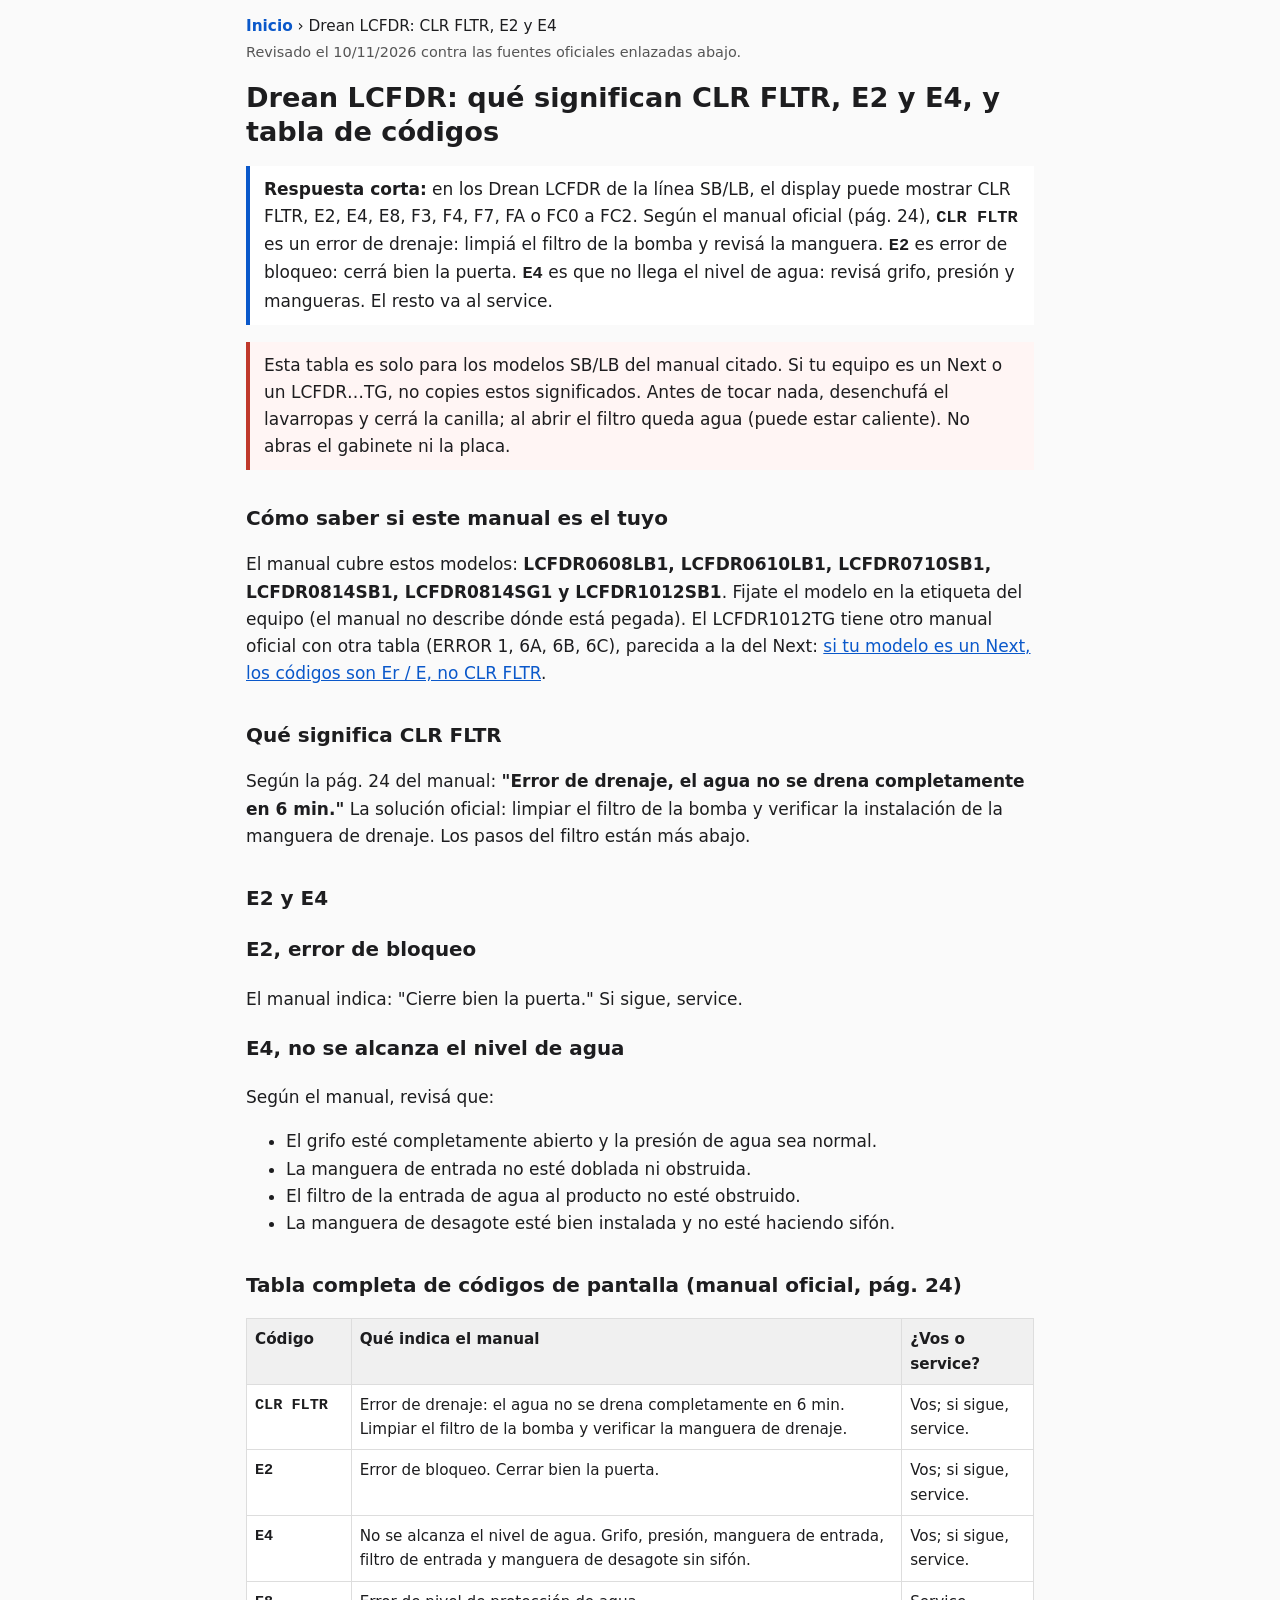
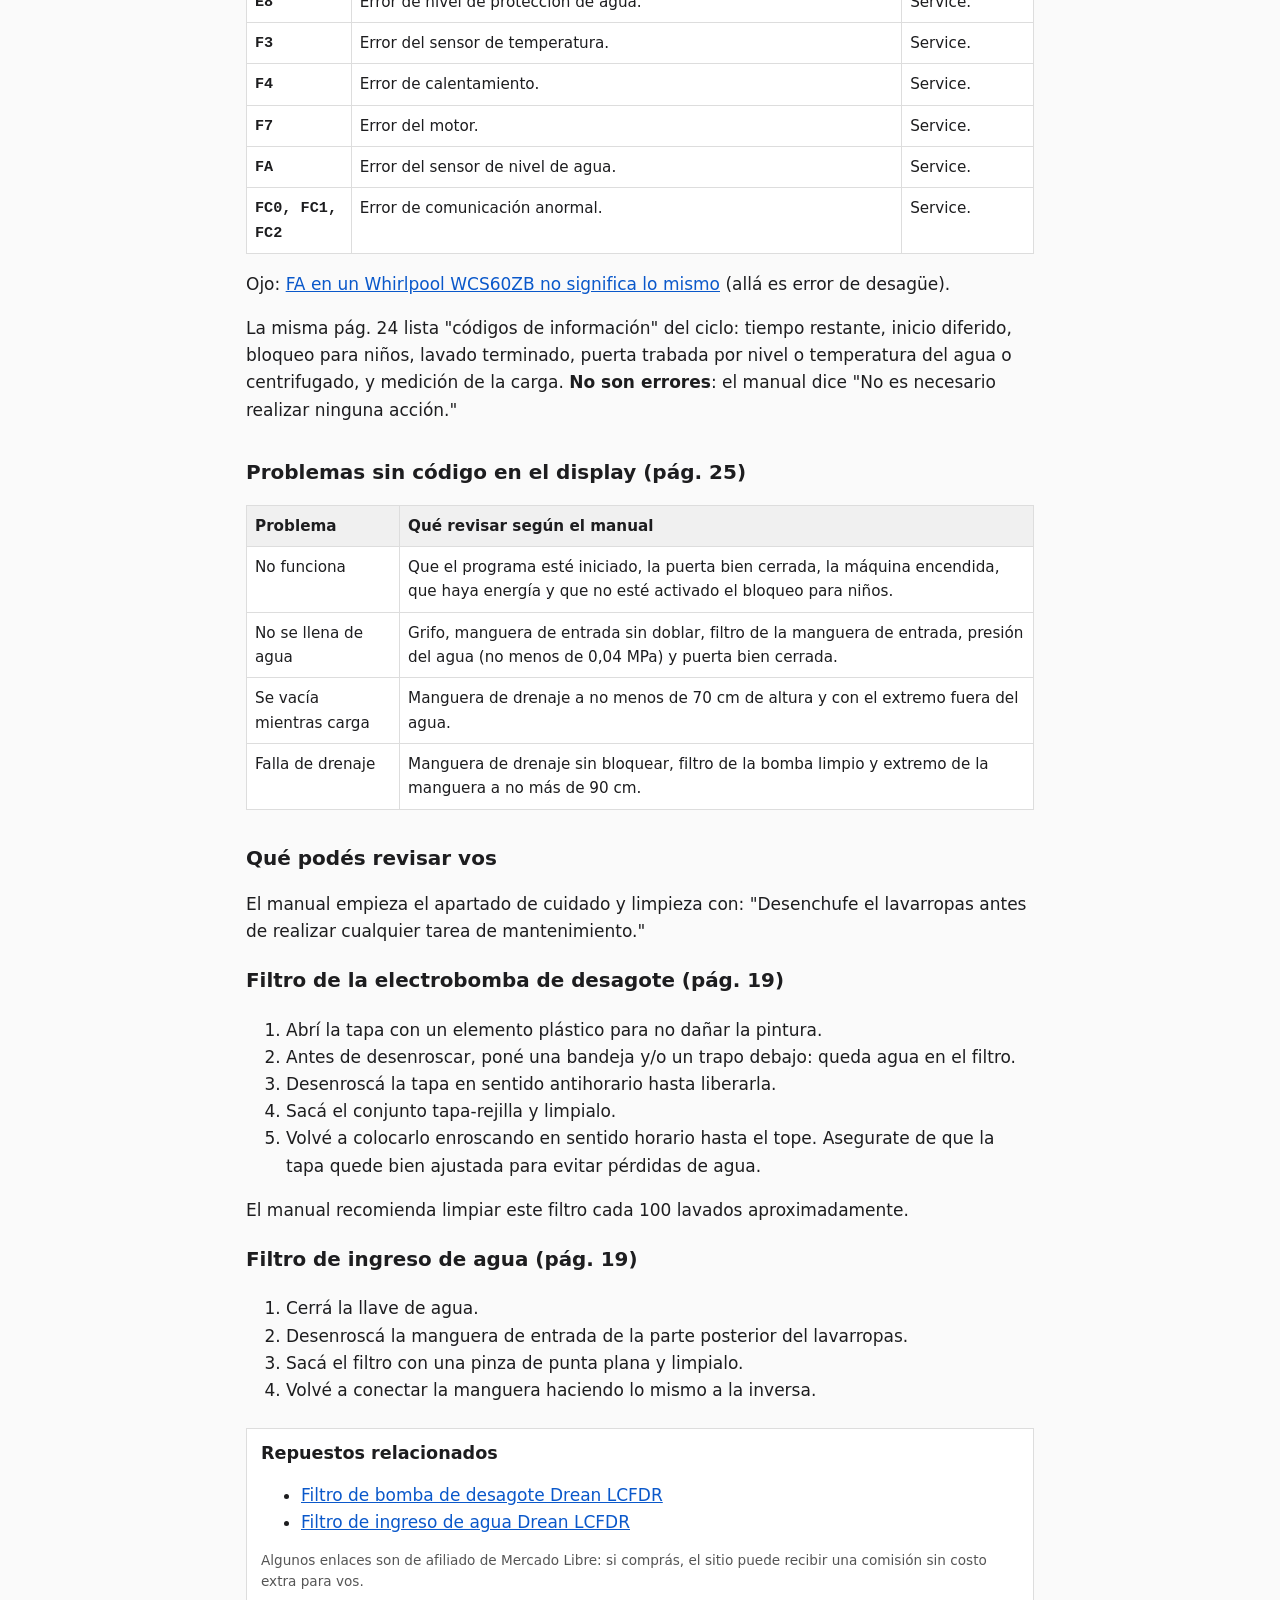
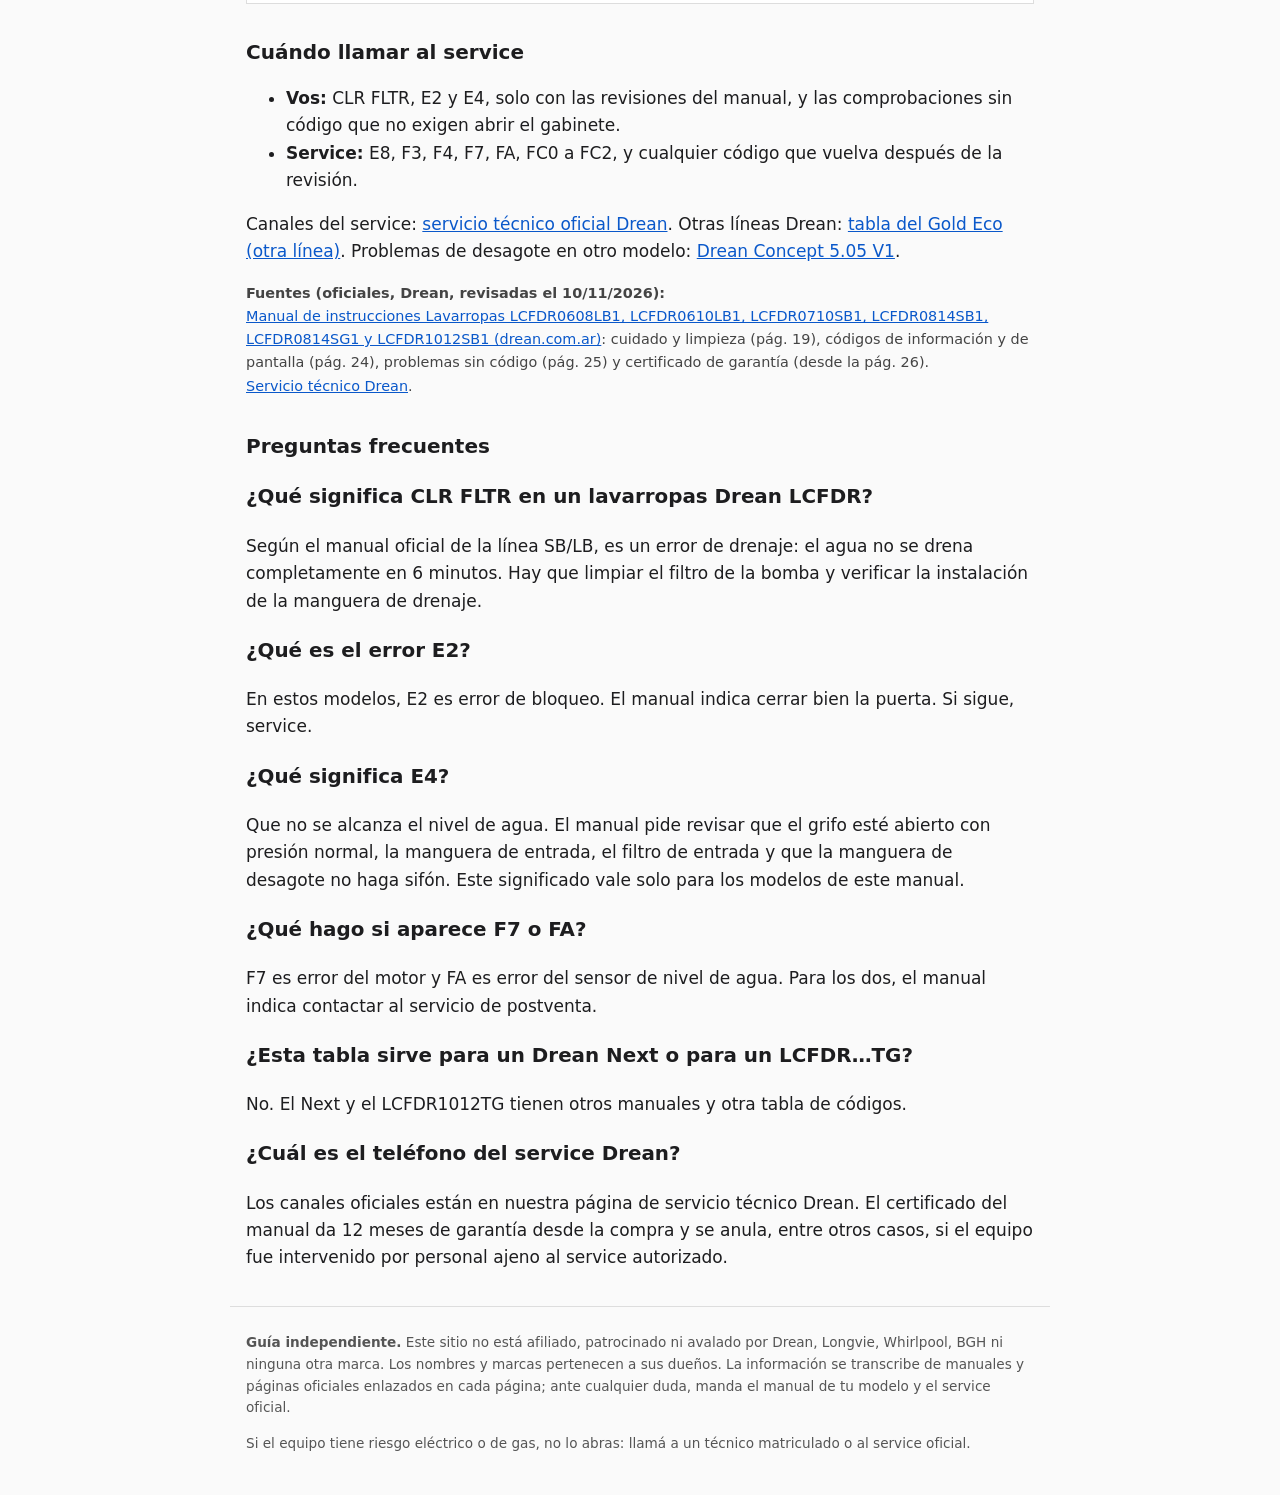
<file: drean-lcfdr-clr-fltr-codigos-de-error/index.html>
<!doctype html><html lang="es-AR"><head>
  <meta name="google-site-verification" content="DpjskLy1H_29-NI7YUvKYSNKFsn-YUInQMvW47vc6ts" /><meta charset="utf-8"><meta name="viewport" content="width=device-width,initial-scale=1">
<title>Códigos de error Drean LCFDR: CLR FLTR, E2 y E4</title>
<meta name="description" content="¿Tu Drean LCFDR muestra CLR FLTR, E2 o E4? Qué dice el manual oficial, qué revisar vos sin riesgo y cuándo llamar al service. Solo línea SB/LB.">
<link rel="canonical" href="https://codigos-error.onrender.com/drean-lcfdr-clr-fltr-codigos-de-error/"><link rel="stylesheet" href="/style.css">
<script type="application/ld+json">{"@context": "https://schema.org", "@type": "BreadcrumbList", "itemListElement": [{"@type": "ListItem", "position": 1, "name": "Inicio", "item": "https://codigos-error.onrender.com/"}, {"@type": "ListItem", "position": 2, "name": "Drean LCFDR: CLR FLTR, E2 y E4", "item": "https://codigos-error.onrender.com/drean-lcfdr-clr-fltr-codigos-de-error/"}]}</script>
<script type="application/ld+json">{"@context": "https://schema.org", "@type": "Article", "headline": "Códigos de error Drean LCFDR: CLR FLTR, E2 y E4", "description": "¿Tu Drean LCFDR muestra CLR FLTR, E2 o E4? Qué dice el manual oficial, qué revisar vos sin riesgo y cuándo llamar al service. Solo línea SB/LB.", "inLanguage": "es-AR", "mainEntityOfPage": "https://codigos-error.onrender.com/drean-lcfdr-clr-fltr-codigos-de-error/", "datePublished": "2026-11-10", "dateModified": "2026-11-10", "author": {"@type": "Organization", "name": "Códigos de error · guía independiente", "url": "https://codigos-error.onrender.com/"}}</script>
<script type="application/ld+json">{"@context": "https://schema.org", "@type": "FAQPage", "mainEntity": [{"@type": "Question", "name": "¿Qué significa CLR FLTR en un lavarropas Drean LCFDR?", "acceptedAnswer": {"@type": "Answer", "text": "Según el manual oficial de la línea SB/LB, es un error de drenaje: el agua no se drena completamente en 6 minutos. Hay que limpiar el filtro de la bomba y verificar la instalación de la manguera de drenaje."}}, {"@type": "Question", "name": "¿Qué es el error E2?", "acceptedAnswer": {"@type": "Answer", "text": "En estos modelos, E2 es error de bloqueo. El manual indica cerrar bien la puerta. Si sigue, service."}}, {"@type": "Question", "name": "¿Qué significa E4?", "acceptedAnswer": {"@type": "Answer", "text": "Que no se alcanza el nivel de agua. El manual pide revisar que el grifo esté abierto con presión normal, la manguera de entrada, el filtro de entrada y que la manguera de desagote no haga sifón. Este significado vale solo para los modelos de este manual."}}, {"@type": "Question", "name": "¿Qué hago si aparece F7 o FA?", "acceptedAnswer": {"@type": "Answer", "text": "F7 es error del motor y FA es error del sensor de nivel de agua. Para los dos, el manual indica contactar al servicio de postventa."}}, {"@type": "Question", "name": "¿Esta tabla sirve para un Drean Next o para un LCFDR…TG?", "acceptedAnswer": {"@type": "Answer", "text": "No. El Next y el LCFDR1012TG tienen otros manuales y otra tabla de códigos."}}, {"@type": "Question", "name": "¿Cuál es el teléfono del service Drean?", "acceptedAnswer": {"@type": "Answer", "text": "Los canales oficiales están en nuestra página de servicio técnico Drean. El certificado del manual da 12 meses de garantía desde la compra y se anula, entre otros casos, si el equipo fue intervenido por personal ajeno al service autorizado."}}]}</script>
</head><body>
<header><nav class="crumb" aria-label="Ruta"><a href="/">Inicio</a> › <span>Drean LCFDR: CLR FLTR, E2 y E4</span></nav></header>
<main>
<p class="rev">Revisado el 10/11/2026 contra las fuentes oficiales enlazadas abajo.</p><h1>Drean LCFDR: qué significan CLR FLTR, E2 y E4, y tabla de códigos</h1>
<div class="box"><strong>Respuesta corta:</strong> en los Drean LCFDR de la línea SB/LB, el display puede mostrar CLR FLTR, E2, E4, E8, F3, F4, F7, FA o FC0 a FC2. Según el manual oficial (pág. 24), <span class="code">CLR FLTR</span> es un error de drenaje: limpiá el filtro de la bomba y revisá la manguera. <span class="code">E2</span> es error de bloqueo: cerrá bien la puerta. <span class="code">E4</span> es que no llega el nivel de agua: revisá grifo, presión y mangueras. El resto va al service.</div>
<div class="box warn">Esta tabla es solo para los modelos SB/LB del manual citado. Si tu equipo es un Next o un LCFDR…TG, no copies estos significados. Antes de tocar nada, desenchufá el lavarropas y cerrá la canilla; al abrir el filtro queda agua (puede estar caliente). No abras el gabinete ni la placa.</div>
<h2>Cómo saber si este manual es el tuyo</h2>
<p>El manual cubre estos modelos: <strong>LCFDR0608LB1, LCFDR0610LB1, LCFDR0710SB1, LCFDR0814SB1, LCFDR0814SG1 y LCFDR1012SB1</strong>. Fijate el modelo en la etiqueta del equipo (el manual no describe dónde está pegada). El LCFDR1012TG tiene otro manual oficial con otra tabla (ERROR 1, 6A, 6B, 6C), parecida a la del Next: <a href="/drean-next-error-6/">si tu modelo es un Next, los códigos son Er / E, no CLR FLTR</a>.</p>
<h2>Qué significa CLR FLTR</h2>
<p>Según la pág. 24 del manual: <strong>"Error de drenaje, el agua no se drena completamente en 6 min."</strong> La solución oficial: limpiar el filtro de la bomba y verificar la instalación de la manguera de drenaje. Los pasos del filtro están más abajo.</p>
<h2>E2 y E4</h2>
<h3>E2, error de bloqueo</h3>
<p>El manual indica: "Cierre bien la puerta." Si sigue, service.</p>
<h3>E4, no se alcanza el nivel de agua</h3>
<p>Según el manual, revisá que:</p>
<ul>
<li>El grifo esté completamente abierto y la presión de agua sea normal.</li>
<li>La manguera de entrada no esté doblada ni obstruida.</li>
<li>El filtro de la entrada de agua al producto no esté obstruido.</li>
<li>La manguera de desagote esté bien instalada y no esté haciendo sifón.</li>
</ul>
<h2>Tabla completa de códigos de pantalla (manual oficial, pág. 24)</h2>
<div class="tw"><table>
<tr><th>Código</th><th>Qué indica el manual</th><th>¿Vos o service?</th></tr>
<tr><td class="code">CLR FLTR</td><td>Error de drenaje: el agua no se drena completamente en 6 min. Limpiar el filtro de la bomba y verificar la manguera de drenaje.</td><td>Vos; si sigue, service.</td></tr>
<tr><td class="code">E2</td><td>Error de bloqueo. Cerrar bien la puerta.</td><td>Vos; si sigue, service.</td></tr>
<tr><td class="code">E4</td><td>No se alcanza el nivel de agua. Grifo, presión, manguera de entrada, filtro de entrada y manguera de desagote sin sifón.</td><td>Vos; si sigue, service.</td></tr>
<tr><td class="code">E8</td><td>Error de nivel de protección de agua.</td><td>Service.</td></tr>
<tr><td class="code">F3</td><td>Error del sensor de temperatura.</td><td>Service.</td></tr>
<tr><td class="code">F4</td><td>Error de calentamiento.</td><td>Service.</td></tr>
<tr><td class="code">F7</td><td>Error del motor.</td><td>Service.</td></tr>
<tr><td class="code">FA</td><td>Error del sensor de nivel de agua.</td><td>Service.</td></tr>
<tr><td class="code">FC0, FC1, FC2</td><td>Error de comunicación anormal.</td><td>Service.</td></tr>
</table></div>
<p>Ojo: <a href="/whirlpool-wcs60zb-codigos-de-error/">FA en un Whirlpool WCS60ZB no significa lo mismo</a> (allá es error de desagüe).</p>
<p>La misma pág. 24 lista "códigos de información" del ciclo: tiempo restante, inicio diferido, bloqueo para niños, lavado terminado, puerta trabada por nivel o temperatura del agua o centrifugado, y medición de la carga. <strong>No son errores</strong>: el manual dice "No es necesario realizar ninguna acción."</p>
<h2>Problemas sin código en el display (pág. 25)</h2>
<div class="tw"><table>
<tr><th>Problema</th><th>Qué revisar según el manual</th></tr>
<tr><td>No funciona</td><td>Que el programa esté iniciado, la puerta bien cerrada, la máquina encendida, que haya energía y que no esté activado el bloqueo para niños.</td></tr>
<tr><td>No se llena de agua</td><td>Grifo, manguera de entrada sin doblar, filtro de la manguera de entrada, presión del agua (no menos de 0,04 MPa) y puerta bien cerrada.</td></tr>
<tr><td>Se vacía mientras carga</td><td>Manguera de drenaje a no menos de 70 cm de altura y con el extremo fuera del agua.</td></tr>
<tr><td>Falla de drenaje</td><td>Manguera de drenaje sin bloquear, filtro de la bomba limpio y extremo de la manguera a no más de 90 cm.</td></tr>
</table></div>
<h2>Qué podés revisar vos</h2>
<p>El manual empieza el apartado de cuidado y limpieza con: "Desenchufe el lavarropas antes de realizar cualquier tarea de mantenimiento."</p>
<h3>Filtro de la electrobomba de desagote (pág. 19)</h3>
<ol>
<li>Abrí la tapa con un elemento plástico para no dañar la pintura.</li>
<li>Antes de desenroscar, poné una bandeja y/o un trapo debajo: queda agua en el filtro.</li>
<li>Desenroscá la tapa en sentido antihorario hasta liberarla.</li>
<li>Sacá el conjunto tapa-rejilla y limpialo.</li>
<li>Volvé a colocarlo enroscando en sentido horario hasta el tope. Asegurate de que la tapa quede bien ajustada para evitar pérdidas de agua.</li>
</ol>
<p>El manual recomienda limpiar este filtro cada 100 lavados aproximadamente.</p>
<h3>Filtro de ingreso de agua (pág. 19)</h3>
<ol>
<li>Cerrá la llave de agua.</li>
<li>Desenroscá la manguera de entrada de la parte posterior del lavarropas.</li>
<li>Sacá el filtro con una pinza de punta plana y limpialo.</li>
<li>Volvé a conectar la manguera haciendo lo mismo a la inversa.</li>
</ol>
<div class="parts">
<h2>Repuestos relacionados</h2>
<ul>
<li><a href="https://listado.mercadolibre.com.ar/filtro-bomba-desagote-drean-lcfdr" rel="sponsored nofollow noopener" target="_blank">Filtro de bomba de desagote Drean LCFDR</a></li>
<li><a href="https://listado.mercadolibre.com.ar/filtro-entrada-agua-drean-lcfdr" rel="sponsored nofollow noopener" target="_blank">Filtro de ingreso de agua Drean LCFDR</a></li>
</ul>
<p class="aff">Algunos enlaces son de afiliado de Mercado Libre: si comprás, el sitio puede recibir una comisión sin costo extra para vos.</p>
</div>
<h2>Cuándo llamar al service</h2>
<ul>
<li><strong>Vos:</strong> CLR FLTR, E2 y E4, solo con las revisiones del manual, y las comprobaciones sin código que no exigen abrir el gabinete.</li>
<li><strong>Service:</strong> E8, F3, F4, F7, FA, FC0 a FC2, y cualquier código que vuelva después de la revisión.</li>
</ul>
<p>Canales del service: <a href="/servicio-tecnico-drean/">servicio técnico oficial Drean</a>. Otras líneas Drean: <a href="/drean-gold-eco-codigos-de-error/">tabla del Gold Eco (otra línea)</a>. Problemas de desagote en otro modelo: <a href="/drean-concept-5-05-v1-bomba-de-desagote/">Drean Concept 5.05 V1</a>.</p>
<p class="src"><strong>Fuentes (oficiales, Drean, revisadas el 10/11/2026):</strong><br>
<a href="https://drean.com.ar/medias/Manual-LCFDR0610LB1.pdf?context=[base64]" rel="nofollow">Manual de instrucciones Lavarropas LCFDR0608LB1, LCFDR0610LB1, LCFDR0710SB1, LCFDR0814SB1, LCFDR0814SG1 y LCFDR1012SB1 (drean.com.ar)</a>: cuidado y limpieza (pág. 19), códigos de información y de pantalla (pág. 24), problemas sin código (pág. 25) y certificado de garantía (desde la pág. 26).<br>
<a href="https://drean.com.ar/servicio_tecnico" rel="nofollow">Servicio técnico Drean</a>.</p>
<h2>Preguntas frecuentes</h2>
<h3>¿Qué significa CLR FLTR en un lavarropas Drean LCFDR?</h3>
<p>Según el manual oficial de la línea SB/LB, es un error de drenaje: el agua no se drena completamente en 6 minutos. Hay que limpiar el filtro de la bomba y verificar la instalación de la manguera de drenaje.</p>
<h3>¿Qué es el error E2?</h3>
<p>En estos modelos, E2 es error de bloqueo. El manual indica cerrar bien la puerta. Si sigue, service.</p>
<h3>¿Qué significa E4?</h3>
<p>Que no se alcanza el nivel de agua. El manual pide revisar que el grifo esté abierto con presión normal, la manguera de entrada, el filtro de entrada y que la manguera de desagote no haga sifón. Este significado vale solo para los modelos de este manual.</p>
<h3>¿Qué hago si aparece F7 o FA?</h3>
<p>F7 es error del motor y FA es error del sensor de nivel de agua. Para los dos, el manual indica contactar al servicio de postventa.</p>
<h3>¿Esta tabla sirve para un Drean Next o para un LCFDR…TG?</h3>
<p>No. El Next y el LCFDR1012TG tienen otros manuales y otra tabla de códigos.</p>
<h3>¿Cuál es el teléfono del service Drean?</h3>
<p>Los canales oficiales están en nuestra página de servicio técnico Drean. El certificado del manual da 12 meses de garantía desde la compra y se anula, entre otros casos, si el equipo fue intervenido por personal ajeno al service autorizado.</p>
</main>
<footer><p><strong>Guía independiente.</strong> Este sitio no está afiliado, patrocinado ni avalado por Drean, Longvie, Whirlpool, BGH ni ninguna otra marca. Los nombres y marcas pertenecen a sus dueños. La información se transcribe de manuales y páginas oficiales enlazados en cada página; ante cualquier duda, manda el manual de tu modelo y el service oficial.</p><p>Si el equipo tiene riesgo eléctrico o de gas, no lo abras: llamá a un técnico matriculado o al service oficial.</p></footer>
</body></html>
</file>
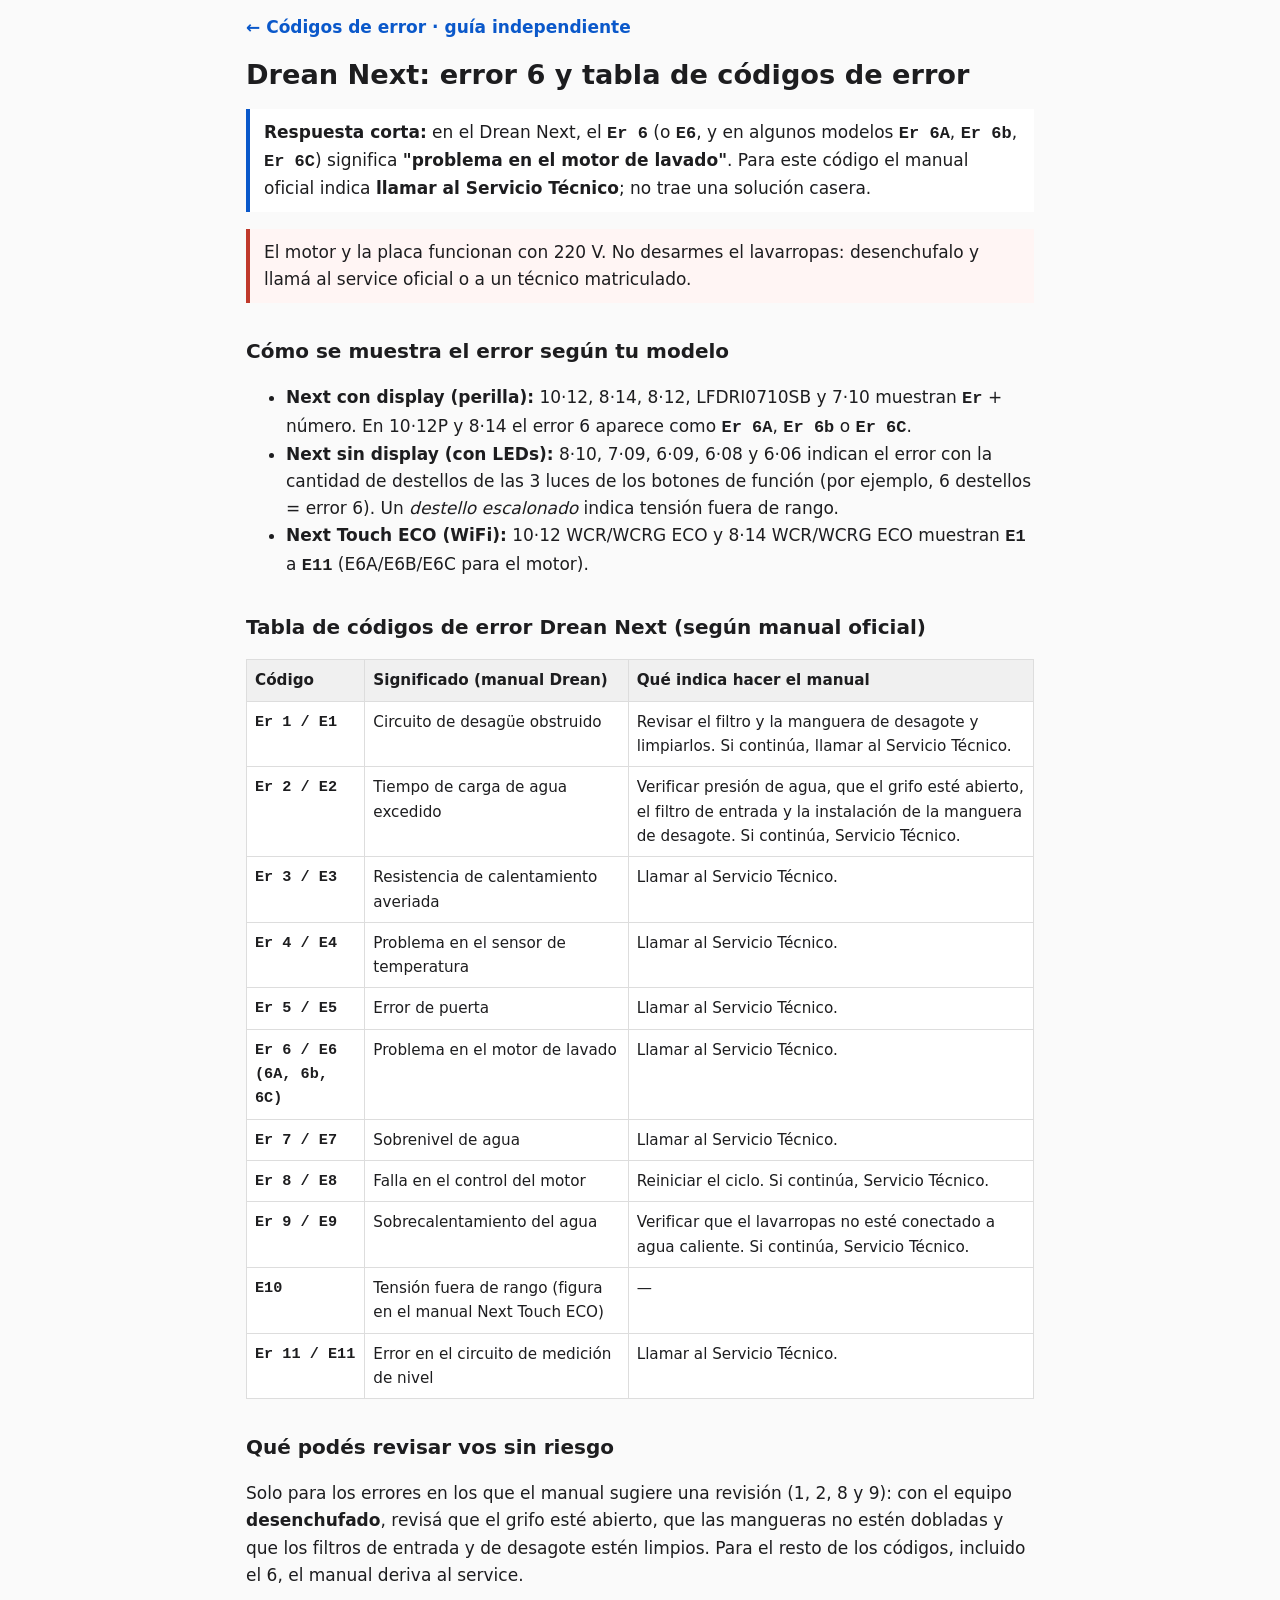
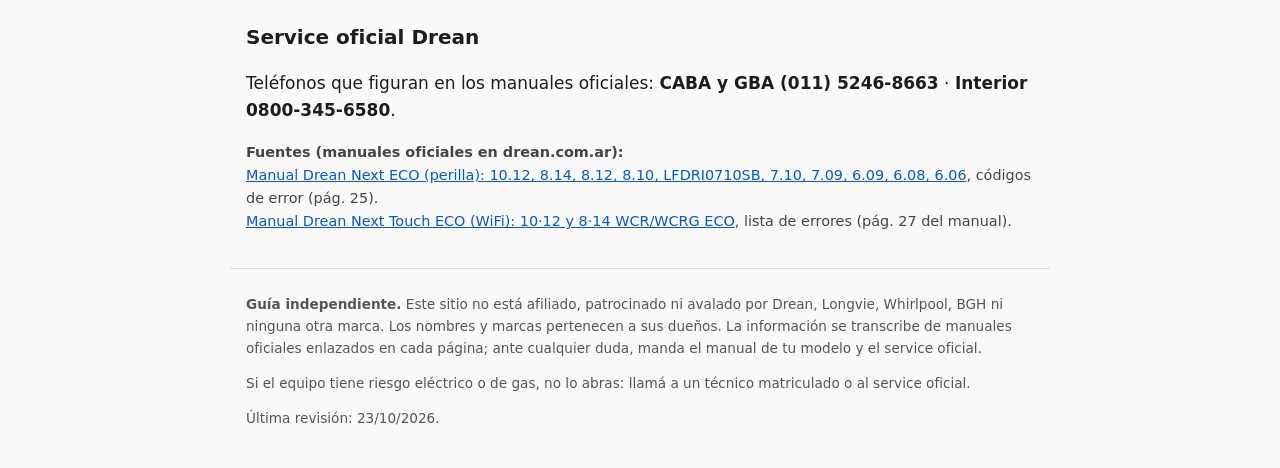
<file: drean-next-codigos-de-error/index.html>
<!doctype html><html lang="es-AR"><head><meta charset="utf-8"><meta name="viewport" content="width=device-width,initial-scale=1">
<title>Drean Next error 6 (Er 6 / E6): tabla de códigos de error del manual</title>
<meta name="description" content="Qué significa el error 6 del lavarropas Drean Next (Er 6, E6A, E6b, E6C) y la tabla completa de códigos Er 1 a Er 11 según el manual oficial de Drean.">
<link rel="canonical" href="https://codigos-error.onrender.com/drean-next-codigos-de-error/"><link rel="stylesheet" href="/style.css"></head><body>
<header><a href="/">← Códigos de error · guía independiente</a></header>
<main>
<h1>Drean Next: error 6 y tabla de códigos de error</h1>
<div class="box"><strong>Respuesta corta:</strong> en el Drean Next, el <span class="code">Er 6</span> (o <span class="code">E6</span>, y en algunos modelos <span class="code">Er 6A</span>, <span class="code">Er 6b</span>, <span class="code">Er 6C</span>) significa <strong>"problema en el motor de lavado"</strong>. Para este código el manual oficial indica <strong>llamar al Servicio Técnico</strong>; no trae una solución casera.</div>
<div class="box warn">El motor y la placa funcionan con 220 V. No desarmes el lavarropas: desenchufalo y llamá al service oficial o a un técnico matriculado.</div>
<h2>Cómo se muestra el error según tu modelo</h2>
<ul>
<li><strong>Next con display (perilla):</strong> 10·12, 8·14, 8·12, LFDRI0710SB y 7·10 muestran <span class="code">Er</span> + número. En 10·12P y 8·14 el error 6 aparece como <span class="code">Er 6A</span>, <span class="code">Er 6b</span> o <span class="code">Er 6C</span>.</li>
<li><strong>Next sin display (con LEDs):</strong> 8·10, 7·09, 6·09, 6·08 y 6·06 indican el error con la cantidad de destellos de las 3 luces de los botones de función (por ejemplo, 6 destellos = error 6). Un <em>destello escalonado</em> indica tensión fuera de rango.</li>
<li><strong>Next Touch ECO (WiFi):</strong> 10·12 WCR/WCRG ECO y 8·14 WCR/WCRG ECO muestran <span class="code">E1</span> a <span class="code">E11</span> (E6A/E6B/E6C para el motor).</li>
</ul>
<h2>Tabla de códigos de error Drean Next (según manual oficial)</h2>
<table>
<tr><th>Código</th><th>Significado (manual Drean)</th><th>Qué indica hacer el manual</th></tr>
<tr><td class="code">Er 1 / E1</td><td>Circuito de desagüe obstruido</td><td>Revisar el filtro y la manguera de desagote y limpiarlos. Si continúa, llamar al Servicio Técnico.</td></tr>
<tr><td class="code">Er 2 / E2</td><td>Tiempo de carga de agua excedido</td><td>Verificar presión de agua, que el grifo esté abierto, el filtro de entrada y la instalación de la manguera de desagote. Si continúa, Servicio Técnico.</td></tr>
<tr><td class="code">Er 3 / E3</td><td>Resistencia de calentamiento averiada</td><td>Llamar al Servicio Técnico.</td></tr>
<tr><td class="code">Er 4 / E4</td><td>Problema en el sensor de temperatura</td><td>Llamar al Servicio Técnico.</td></tr>
<tr><td class="code">Er 5 / E5</td><td>Error de puerta</td><td>Llamar al Servicio Técnico.</td></tr>
<tr><td class="code">Er 6 / E6 (6A, 6b, 6C)</td><td>Problema en el motor de lavado</td><td>Llamar al Servicio Técnico.</td></tr>
<tr><td class="code">Er 7 / E7</td><td>Sobrenivel de agua</td><td>Llamar al Servicio Técnico.</td></tr>
<tr><td class="code">Er 8 / E8</td><td>Falla en el control del motor</td><td>Reiniciar el ciclo. Si continúa, Servicio Técnico.</td></tr>
<tr><td class="code">Er 9 / E9</td><td>Sobrecalentamiento del agua</td><td>Verificar que el lavarropas no esté conectado a agua caliente. Si continúa, Servicio Técnico.</td></tr>
<tr><td class="code">E10</td><td>Tensión fuera de rango (figura en el manual Next Touch ECO)</td><td>—</td></tr>
<tr><td class="code">Er 11 / E11</td><td>Error en el circuito de medición de nivel</td><td>Llamar al Servicio Técnico.</td></tr>
</table>
<h2>Qué podés revisar vos sin riesgo</h2>
<p>Solo para los errores en los que el manual sugiere una revisión (1, 2, 8 y 9): con el equipo <strong>desenchufado</strong>, revisá que el grifo esté abierto, que las mangueras no estén dobladas y que los filtros de entrada y de desagote estén limpios. Para el resto de los códigos, incluido el 6, el manual deriva al service.</p>
<h2>Service oficial Drean</h2>
<p>Teléfonos que figuran en los manuales oficiales: <strong>CABA y GBA (011) 5246-8663</strong> · <strong>Interior 0800-345-6580</strong>.</p>
<p class="src"><strong>Fuentes (manuales oficiales en drean.com.ar):</strong><br>
<a href="https://drean.com.ar/medias/Manual-Drean-Next-ECO-LFDRI0710SB0.pdf?context=[base64]" rel="nofollow">Manual Drean Next ECO (perilla): 10.12, 8.14, 8.12, 8.10, LFDRI0710SB, 7.10, 7.09, 6.09, 6.08, 6.06</a>, códigos de error (pág. 25).<br>
<a href="https://drean.com.ar/medias/Manual-Drean-Next-Touch-ECO.pdf?context=[base64]" rel="nofollow">Manual Drean Next Touch ECO (WiFi): 10·12 y 8·14 WCR/WCRG ECO</a>, lista de errores (pág. 27 del manual).</p>
</main>
<footer><p><strong>Guía independiente.</strong> Este sitio no está afiliado, patrocinado ni avalado por Drean, Longvie, Whirlpool, BGH ni ninguna otra marca. Los nombres y marcas pertenecen a sus dueños. La información se transcribe de manuales oficiales enlazados en cada página; ante cualquier duda, manda el manual de tu modelo y el service oficial.</p><p>Si el equipo tiene riesgo eléctrico o de gas, no lo abras: llamá a un técnico matriculado o al service oficial.</p><p>Última revisión: 23/10/2026.</p></footer>
</body></html>
</file>
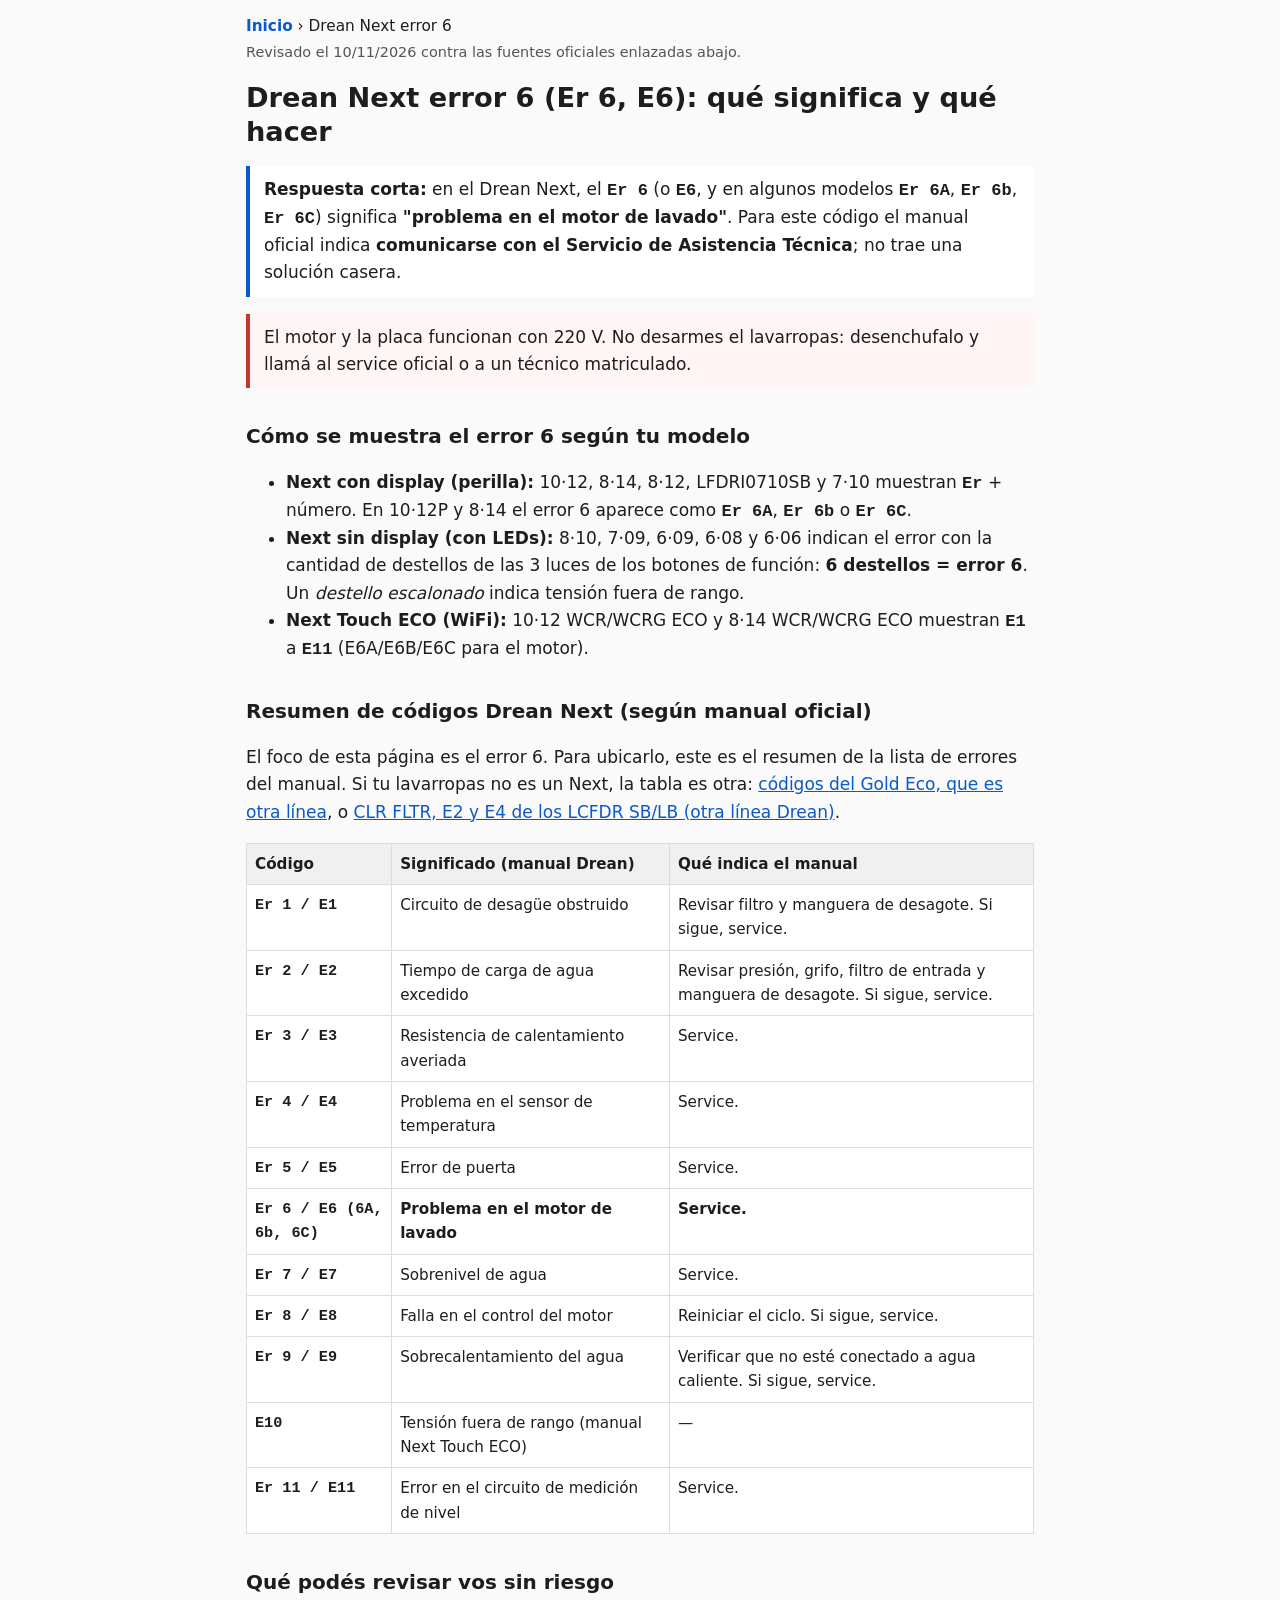
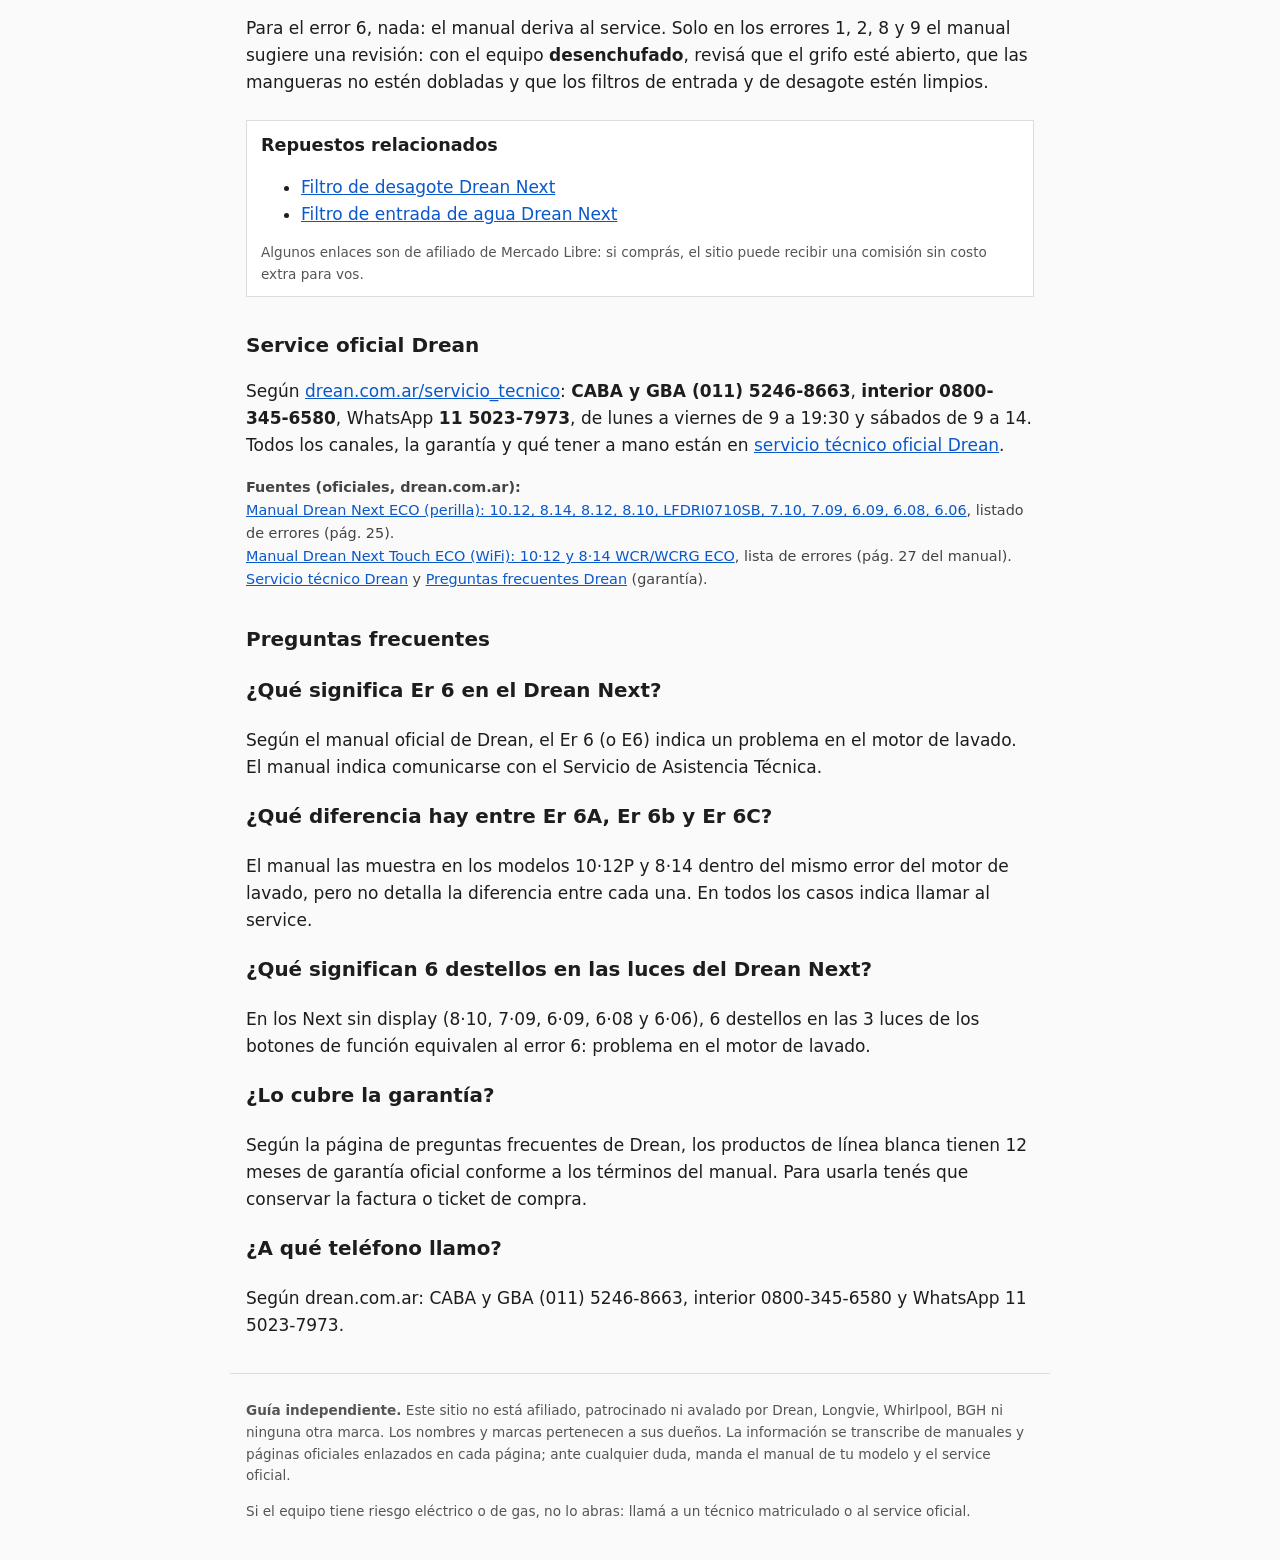
<file: drean-next-error-6/index.html>
<!doctype html><html lang="es-AR"><head>
  <meta name="google-site-verification" content="DpjskLy1H_29-NI7YUvKYSNKFsn-YUInQMvW47vc6ts" /><meta charset="utf-8"><meta name="viewport" content="width=device-width,initial-scale=1">
<title>Drean Next error 6 (Er 6, E6): qué significa y qué hacer</title>
<meta name="description" content="Según el manual oficial de Drean, el Er 6 del Next es un problema en el motor de lavado y hay que llamar al service. Tabla de códigos y canales del service.">
<link rel="canonical" href="https://codigos-error.onrender.com/drean-next-error-6/"><link rel="stylesheet" href="/style.css">
<script type="application/ld+json">{"@context": "https://schema.org", "@type": "BreadcrumbList", "itemListElement": [{"@type": "ListItem", "position": 1, "name": "Inicio", "item": "https://codigos-error.onrender.com/"}, {"@type": "ListItem", "position": 2, "name": "Drean Next error 6", "item": "https://codigos-error.onrender.com/drean-next-error-6/"}]}</script>
<script type="application/ld+json">{"@context": "https://schema.org", "@type": "Article", "headline": "Drean Next error 6 (Er 6, E6): qué significa y qué hacer", "description": "Según el manual oficial de Drean, el Er 6 del Next es un problema en el motor de lavado y hay que llamar al service. Tabla de códigos y canales del service.", "inLanguage": "es-AR", "mainEntityOfPage": "https://codigos-error.onrender.com/drean-next-error-6/", "datePublished": "2026-10-23", "dateModified": "2026-11-10", "author": {"@type": "Organization", "name": "Códigos de error · guía independiente", "url": "https://codigos-error.onrender.com/"}}</script>
<script type="application/ld+json">{"@context": "https://schema.org", "@type": "FAQPage", "mainEntity": [{"@type": "Question", "name": "¿Qué significa Er 6 en el Drean Next?", "acceptedAnswer": {"@type": "Answer", "text": "Según el manual oficial de Drean, el Er 6 (o E6) indica un problema en el motor de lavado. El manual indica comunicarse con el Servicio de Asistencia Técnica."}}, {"@type": "Question", "name": "¿Qué diferencia hay entre Er 6A, Er 6b y Er 6C?", "acceptedAnswer": {"@type": "Answer", "text": "El manual las muestra en los modelos 10·12P y 8·14 dentro del mismo error del motor de lavado, pero no detalla la diferencia entre cada una. En todos los casos indica llamar al service."}}, {"@type": "Question", "name": "¿Qué significan 6 destellos en las luces del Drean Next?", "acceptedAnswer": {"@type": "Answer", "text": "En los Next sin display (8·10, 7·09, 6·09, 6·08 y 6·06), 6 destellos en las 3 luces de los botones de función equivalen al error 6: problema en el motor de lavado."}}, {"@type": "Question", "name": "¿Lo cubre la garantía?", "acceptedAnswer": {"@type": "Answer", "text": "Según la página de preguntas frecuentes de Drean, los productos de línea blanca tienen 12 meses de garantía oficial conforme a los términos del manual. Para usarla tenés que conservar la factura o ticket de compra."}}, {"@type": "Question", "name": "¿A qué teléfono llamo?", "acceptedAnswer": {"@type": "Answer", "text": "Según drean.com.ar: CABA y GBA (011) 5246-8663, interior 0800-345-6580 y WhatsApp 11 5023-7973."}}]}</script>
</head><body>
<header><nav class="crumb" aria-label="Ruta"><a href="/">Inicio</a> › <span>Drean Next error 6</span></nav></header>
<main>
<p class="rev">Revisado el 10/11/2026 contra las fuentes oficiales enlazadas abajo.</p><h1>Drean Next error 6 (Er 6, E6): qué significa y qué hacer</h1>
<div class="box"><strong>Respuesta corta:</strong> en el Drean Next, el <span class="code">Er 6</span> (o <span class="code">E6</span>, y en algunos modelos <span class="code">Er 6A</span>, <span class="code">Er 6b</span>, <span class="code">Er 6C</span>) significa <strong>"problema en el motor de lavado"</strong>. Para este código el manual oficial indica <strong>comunicarse con el Servicio de Asistencia Técnica</strong>; no trae una solución casera.</div>
<div class="box warn">El motor y la placa funcionan con 220 V. No desarmes el lavarropas: desenchufalo y llamá al service oficial o a un técnico matriculado.</div>
<h2>Cómo se muestra el error 6 según tu modelo</h2>
<ul>
<li><strong>Next con display (perilla):</strong> 10·12, 8·14, 8·12, LFDRI0710SB y 7·10 muestran <span class="code">Er</span> + número. En 10·12P y 8·14 el error 6 aparece como <span class="code">Er 6A</span>, <span class="code">Er 6b</span> o <span class="code">Er 6C</span>.</li>
<li><strong>Next sin display (con LEDs):</strong> 8·10, 7·09, 6·09, 6·08 y 6·06 indican el error con la cantidad de destellos de las 3 luces de los botones de función: <strong>6 destellos = error 6</strong>. Un <em>destello escalonado</em> indica tensión fuera de rango.</li>
<li><strong>Next Touch ECO (WiFi):</strong> 10·12 WCR/WCRG ECO y 8·14 WCR/WCRG ECO muestran <span class="code">E1</span> a <span class="code">E11</span> (E6A/E6B/E6C para el motor).</li>
</ul>
<h2>Resumen de códigos Drean Next (según manual oficial)</h2>
<p>El foco de esta página es el error 6. Para ubicarlo, este es el resumen de la lista de errores del manual. Si tu lavarropas no es un Next, la tabla es otra: <a href="/drean-gold-eco-codigos-de-error/">códigos del Gold Eco, que es otra línea</a>, o <a href="/drean-lcfdr-clr-fltr-codigos-de-error/">CLR FLTR, E2 y E4 de los LCFDR SB/LB (otra línea Drean)</a>.</p>
<div class="tw"><table>
<tr><th>Código</th><th>Significado (manual Drean)</th><th>Qué indica el manual</th></tr>
<tr><td class="code">Er 1 / E1</td><td>Circuito de desagüe obstruido</td><td>Revisar filtro y manguera de desagote. Si sigue, service.</td></tr>
<tr><td class="code">Er 2 / E2</td><td>Tiempo de carga de agua excedido</td><td>Revisar presión, grifo, filtro de entrada y manguera de desagote. Si sigue, service.</td></tr>
<tr><td class="code">Er 3 / E3</td><td>Resistencia de calentamiento averiada</td><td>Service.</td></tr>
<tr><td class="code">Er 4 / E4</td><td>Problema en el sensor de temperatura</td><td>Service.</td></tr>
<tr><td class="code">Er 5 / E5</td><td>Error de puerta</td><td>Service.</td></tr>
<tr><td class="code">Er 6 / E6 (6A, 6b, 6C)</td><td><strong>Problema en el motor de lavado</strong></td><td><strong>Service.</strong></td></tr>
<tr><td class="code">Er 7 / E7</td><td>Sobrenivel de agua</td><td>Service.</td></tr>
<tr><td class="code">Er 8 / E8</td><td>Falla en el control del motor</td><td>Reiniciar el ciclo. Si sigue, service.</td></tr>
<tr><td class="code">Er 9 / E9</td><td>Sobrecalentamiento del agua</td><td>Verificar que no esté conectado a agua caliente. Si sigue, service.</td></tr>
<tr><td class="code">E10</td><td>Tensión fuera de rango (manual Next Touch ECO)</td><td>—</td></tr>
<tr><td class="code">Er 11 / E11</td><td>Error en el circuito de medición de nivel</td><td>Service.</td></tr>
</table></div>
<h2>Qué podés revisar vos sin riesgo</h2>
<p>Para el error 6, nada: el manual deriva al service. Solo en los errores 1, 2, 8 y 9 el manual sugiere una revisión: con el equipo <strong>desenchufado</strong>, revisá que el grifo esté abierto, que las mangueras no estén dobladas y que los filtros de entrada y de desagote estén limpios.</p>
<div class="parts">
<h2>Repuestos relacionados</h2>
<ul>
<li><a href="https://listado.mercadolibre.com.ar/filtro-desagote-drean-next" rel="sponsored nofollow noopener" target="_blank">Filtro de desagote Drean Next</a></li>
<li><a href="https://listado.mercadolibre.com.ar/filtro-entrada-agua-drean-next" rel="sponsored nofollow noopener" target="_blank">Filtro de entrada de agua Drean Next</a></li>
</ul>
<p class="aff">Algunos enlaces son de afiliado de Mercado Libre: si comprás, el sitio puede recibir una comisión sin costo extra para vos.</p>
</div>
<h2>Service oficial Drean</h2>
<p>Según <a href="https://drean.com.ar/servicio_tecnico" rel="nofollow">drean.com.ar/servicio_tecnico</a>: <strong>CABA y GBA (011) 5246-8663</strong>, <strong>interior 0800-345-6580</strong>, WhatsApp <strong>11 5023-7973</strong>, de lunes a viernes de 9 a 19:30 y sábados de 9 a 14. Todos los canales, la garantía y qué tener a mano están en <a href="/servicio-tecnico-drean/">servicio técnico oficial Drean</a>.</p>
<p class="src"><strong>Fuentes (oficiales, drean.com.ar):</strong><br>
<a href="https://drean.com.ar/medias/Manual-Drean-Next-ECO-LFDRI0710SB0.pdf?context=[base64]" rel="nofollow">Manual Drean Next ECO (perilla): 10.12, 8.14, 8.12, 8.10, LFDRI0710SB, 7.10, 7.09, 6.09, 6.08, 6.06</a>, listado de errores (pág. 25).<br>
<a href="https://drean.com.ar/medias/Manual-Drean-Next-Touch-ECO.pdf?context=[base64]" rel="nofollow">Manual Drean Next Touch ECO (WiFi): 10·12 y 8·14 WCR/WCRG ECO</a>, lista de errores (pág. 27 del manual).<br>
<a href="https://drean.com.ar/servicio_tecnico" rel="nofollow">Servicio técnico Drean</a> y <a href="https://drean.com.ar/es_AR/preguntasfrecuentes" rel="nofollow">Preguntas frecuentes Drean</a> (garantía).</p>
<h2>Preguntas frecuentes</h2>
<h3>¿Qué significa Er 6 en el Drean Next?</h3>
<p>Según el manual oficial de Drean, el Er 6 (o E6) indica un problema en el motor de lavado. El manual indica comunicarse con el Servicio de Asistencia Técnica.</p>
<h3>¿Qué diferencia hay entre Er 6A, Er 6b y Er 6C?</h3>
<p>El manual las muestra en los modelos 10·12P y 8·14 dentro del mismo error del motor de lavado, pero no detalla la diferencia entre cada una. En todos los casos indica llamar al service.</p>
<h3>¿Qué significan 6 destellos en las luces del Drean Next?</h3>
<p>En los Next sin display (8·10, 7·09, 6·09, 6·08 y 6·06), 6 destellos en las 3 luces de los botones de función equivalen al error 6: problema en el motor de lavado.</p>
<h3>¿Lo cubre la garantía?</h3>
<p>Según la página de preguntas frecuentes de Drean, los productos de línea blanca tienen 12 meses de garantía oficial conforme a los términos del manual. Para usarla tenés que conservar la factura o ticket de compra.</p>
<h3>¿A qué teléfono llamo?</h3>
<p>Según drean.com.ar: CABA y GBA (011) 5246-8663, interior 0800-345-6580 y WhatsApp 11 5023-7973.</p>
</main>
<footer><p><strong>Guía independiente.</strong> Este sitio no está afiliado, patrocinado ni avalado por Drean, Longvie, Whirlpool, BGH ni ninguna otra marca. Los nombres y marcas pertenecen a sus dueños. La información se transcribe de manuales y páginas oficiales enlazados en cada página; ante cualquier duda, manda el manual de tu modelo y el service oficial.</p><p>Si el equipo tiene riesgo eléctrico o de gas, no lo abras: llamá a un técnico matriculado o al service oficial.</p></footer>
</body></html>
</file>
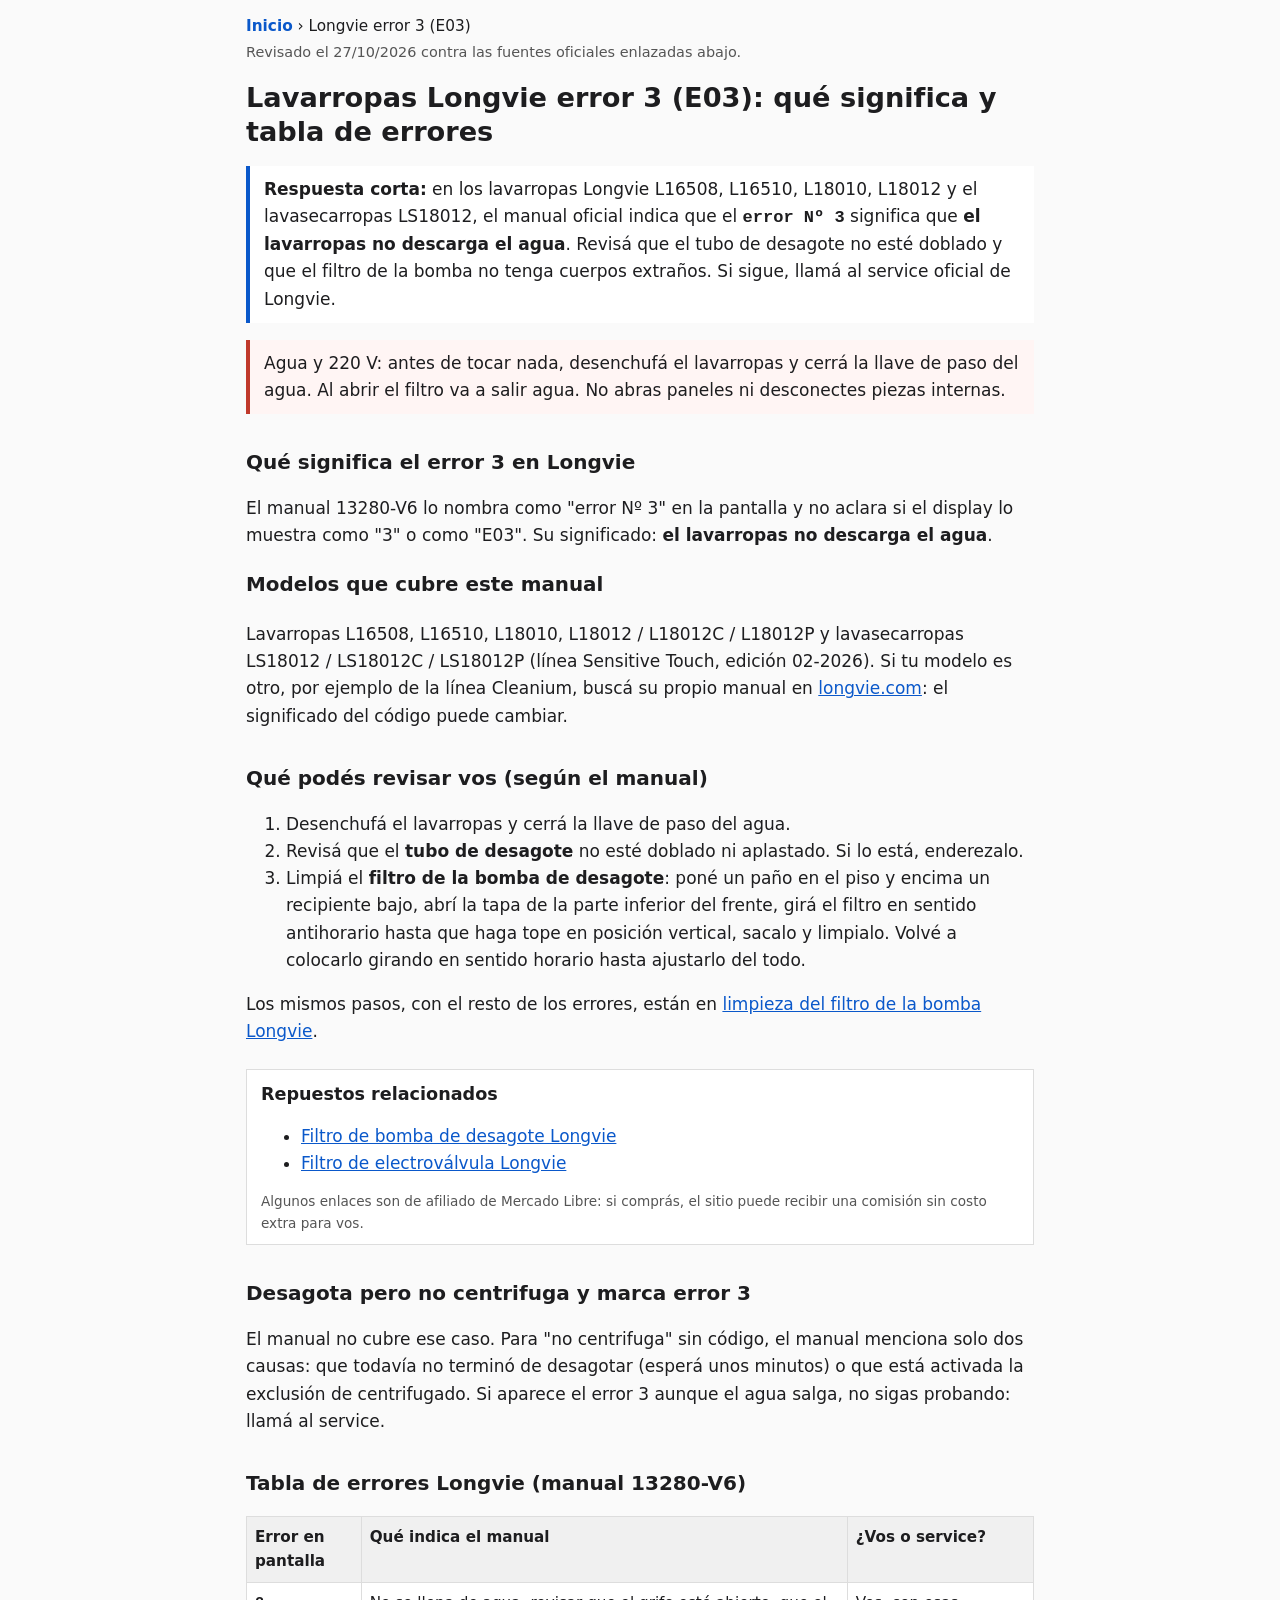
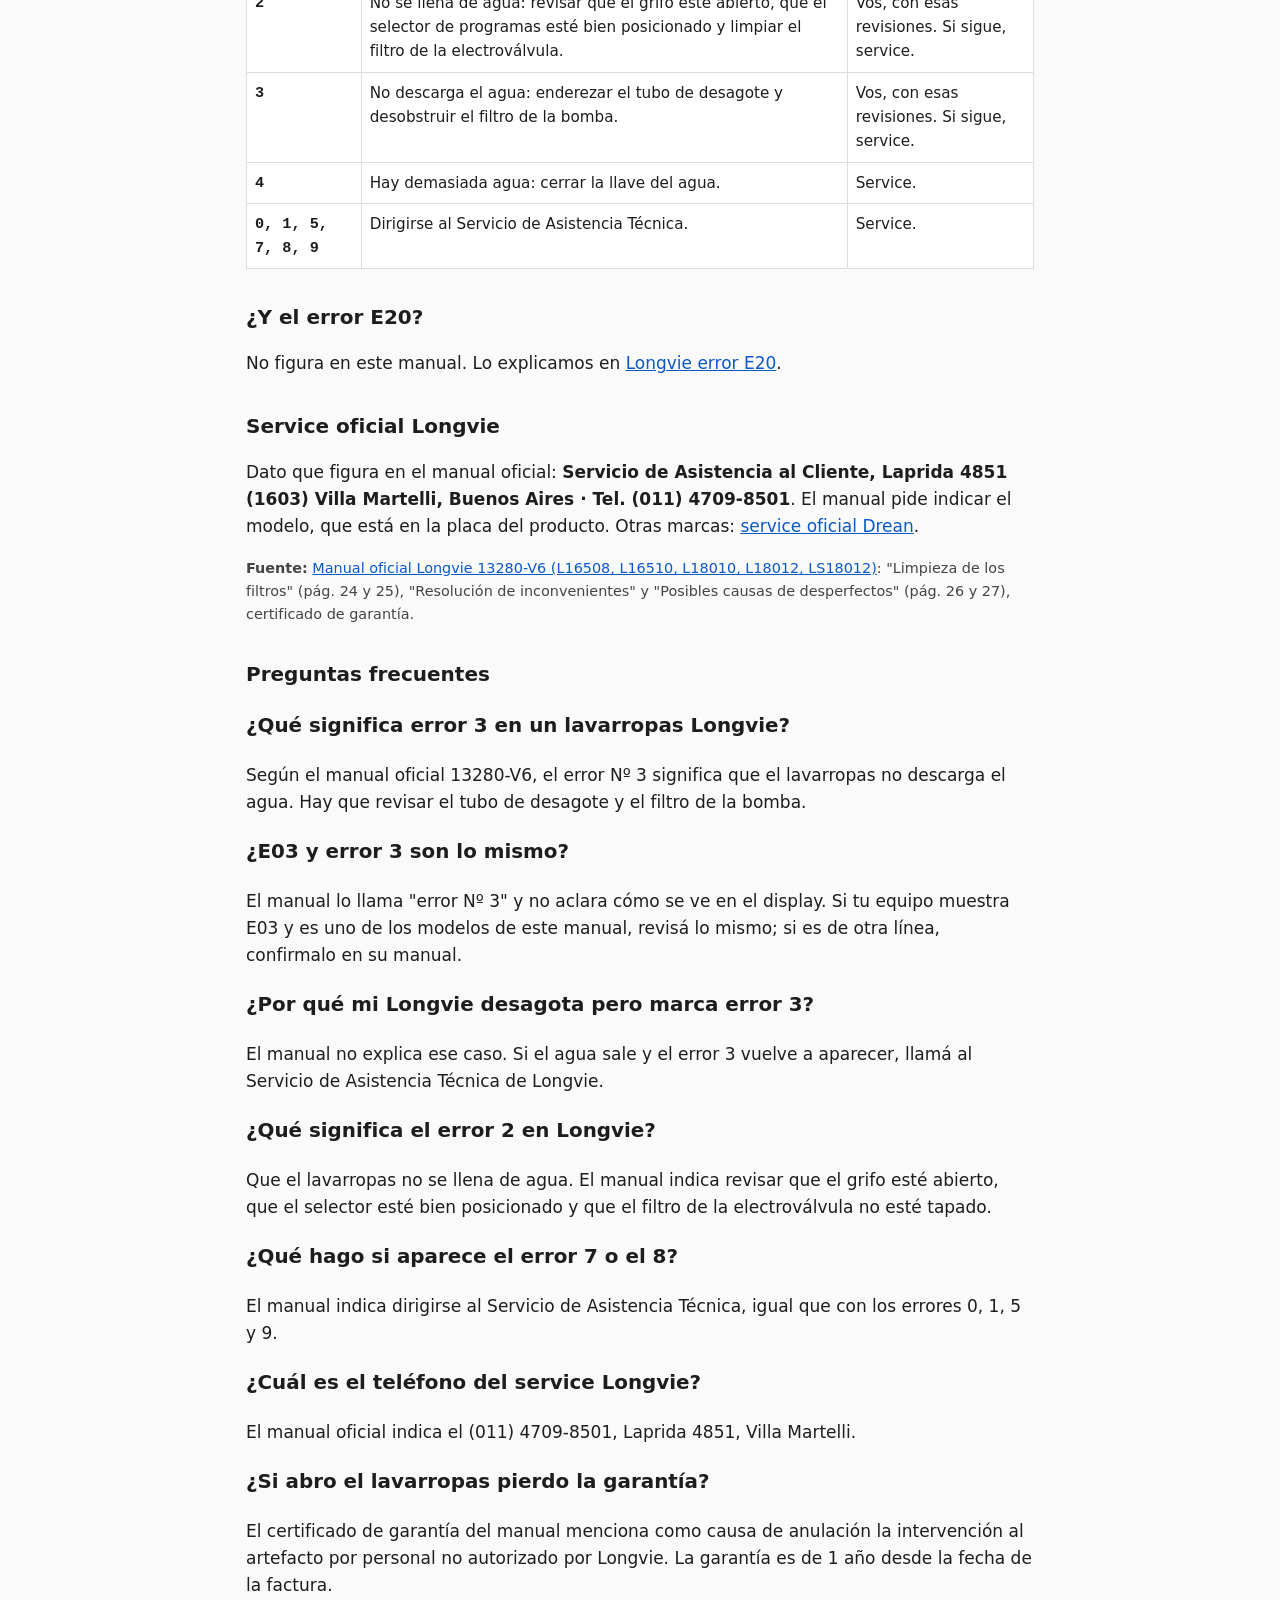
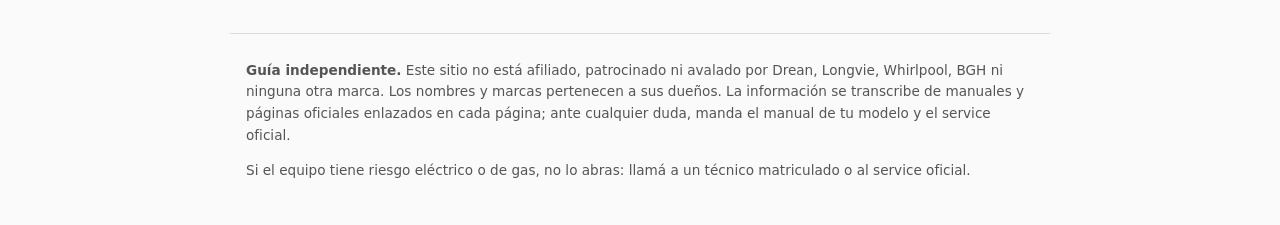
<file: longvie-lavarropas-error-e03/index.html>
<!doctype html><html lang="es-AR"><head>
  <meta name="google-site-verification" content="DpjskLy1H_29-NI7YUvKYSNKFsn-YUInQMvW47vc6ts" /><meta charset="utf-8"><meta name="viewport" content="width=device-width,initial-scale=1">
<title>Longvie error E03 (error 3): qué significa y qué revisar</title>
<meta name="description" content="¿Tu Longvie marca error 3? Según el manual oficial, no descarga el agua. Qué revisar vos, tabla de errores 2, 4, 7 y 8 y cuándo llamar al service.">
<link rel="canonical" href="https://codigos-error.onrender.com/longvie-lavarropas-error-e03/"><link rel="stylesheet" href="/style.css">
<script type="application/ld+json">{"@context": "https://schema.org", "@type": "BreadcrumbList", "itemListElement": [{"@type": "ListItem", "position": 1, "name": "Inicio", "item": "https://codigos-error.onrender.com/"}, {"@type": "ListItem", "position": 2, "name": "Longvie error 3 (E03)", "item": "https://codigos-error.onrender.com/longvie-lavarropas-error-e03/"}]}</script>
<script type="application/ld+json">{"@context": "https://schema.org", "@type": "Article", "headline": "Longvie error E03 (error 3): qué significa y qué revisar", "description": "¿Tu Longvie marca error 3? Según el manual oficial, no descarga el agua. Qué revisar vos, tabla de errores 2, 4, 7 y 8 y cuándo llamar al service.", "inLanguage": "es-AR", "mainEntityOfPage": "https://codigos-error.onrender.com/longvie-lavarropas-error-e03/", "datePublished": "2026-10-27", "dateModified": "2026-10-27", "author": {"@type": "Organization", "name": "Códigos de error · guía independiente", "url": "https://codigos-error.onrender.com/"}}</script>
<script type="application/ld+json">{"@context": "https://schema.org", "@type": "FAQPage", "mainEntity": [{"@type": "Question", "name": "¿Qué significa error 3 en un lavarropas Longvie?", "acceptedAnswer": {"@type": "Answer", "text": "Según el manual oficial 13280-V6, el error Nº 3 significa que el lavarropas no descarga el agua. Hay que revisar el tubo de desagote y el filtro de la bomba."}}, {"@type": "Question", "name": "¿E03 y error 3 son lo mismo?", "acceptedAnswer": {"@type": "Answer", "text": "El manual lo llama \"error Nº 3\" y no aclara cómo se ve en el display. Si tu equipo muestra E03 y es uno de los modelos de este manual, revisá lo mismo; si es de otra línea, confirmalo en su manual."}}, {"@type": "Question", "name": "¿Por qué mi Longvie desagota pero marca error 3?", "acceptedAnswer": {"@type": "Answer", "text": "El manual no explica ese caso. Si el agua sale y el error 3 vuelve a aparecer, llamá al Servicio de Asistencia Técnica de Longvie."}}, {"@type": "Question", "name": "¿Qué significa el error 2 en Longvie?", "acceptedAnswer": {"@type": "Answer", "text": "Que el lavarropas no se llena de agua. El manual indica revisar que el grifo esté abierto, que el selector esté bien posicionado y que el filtro de la electroválvula no esté tapado."}}, {"@type": "Question", "name": "¿Qué hago si aparece el error 7 o el 8?", "acceptedAnswer": {"@type": "Answer", "text": "El manual indica dirigirse al Servicio de Asistencia Técnica, igual que con los errores 0, 1, 5 y 9."}}, {"@type": "Question", "name": "¿Cuál es el teléfono del service Longvie?", "acceptedAnswer": {"@type": "Answer", "text": "El manual oficial indica el (011) 4709-8501, Laprida 4851, Villa Martelli."}}, {"@type": "Question", "name": "¿Si abro el lavarropas pierdo la garantía?", "acceptedAnswer": {"@type": "Answer", "text": "El certificado de garantía del manual menciona como causa de anulación la intervención al artefacto por personal no autorizado por Longvie. La garantía es de 1 año desde la fecha de la factura."}}]}</script>
</head><body>
<header><nav class="crumb" aria-label="Ruta"><a href="/">Inicio</a> › <span>Longvie error 3 (E03)</span></nav></header>
<main>
<p class="rev">Revisado el 27/10/2026 contra las fuentes oficiales enlazadas abajo.</p><h1>Lavarropas Longvie error 3 (E03): qué significa y tabla de errores</h1>
<div class="box"><strong>Respuesta corta:</strong> en los lavarropas Longvie L16508, L16510, L18010, L18012 y el lavasecarropas LS18012, el manual oficial indica que el <span class="code">error Nº 3</span> significa que <strong>el lavarropas no descarga el agua</strong>. Revisá que el tubo de desagote no esté doblado y que el filtro de la bomba no tenga cuerpos extraños. Si sigue, llamá al service oficial de Longvie.</div>
<div class="box warn">Agua y 220 V: antes de tocar nada, desenchufá el lavarropas y cerrá la llave de paso del agua. Al abrir el filtro va a salir agua. No abras paneles ni desconectes piezas internas.</div>
<h2>Qué significa el error 3 en Longvie</h2>
<p>El manual 13280-V6 lo nombra como "error Nº 3" en la pantalla y no aclara si el display lo muestra como "3" o como "E03". Su significado: <strong>el lavarropas no descarga el agua</strong>.</p>
<h3>Modelos que cubre este manual</h3>
<p>Lavarropas L16508, L16510, L18010, L18012 / L18012C / L18012P y lavasecarropas LS18012 / LS18012C / LS18012P (línea Sensitive Touch, edición 02-2026). Si tu modelo es otro, por ejemplo de la línea Cleanium, buscá su propio manual en <a href="https://www.longvie.com" rel="nofollow">longvie.com</a>: el significado del código puede cambiar.</p>
<h2>Qué podés revisar vos (según el manual)</h2>
<ol>
<li>Desenchufá el lavarropas y cerrá la llave de paso del agua.</li>
<li>Revisá que el <strong>tubo de desagote</strong> no esté doblado ni aplastado. Si lo está, enderezalo.</li>
<li>Limpiá el <strong>filtro de la bomba de desagote</strong>: poné un paño en el piso y encima un recipiente bajo, abrí la tapa de la parte inferior del frente, girá el filtro en sentido antihorario hasta que haga tope en posición vertical, sacalo y limpialo. Volvé a colocarlo girando en sentido horario hasta ajustarlo del todo.</li>
</ol>
<p>Los mismos pasos, con el resto de los errores, están en <a href="/longvie-lavarropas-error-e20/">limpieza del filtro de la bomba Longvie</a>.</p>
<div class="parts">
<h2>Repuestos relacionados</h2>
<ul>
<li><a href="https://listado.mercadolibre.com.ar/filtro-bomba-desagote-longvie" rel="sponsored nofollow noopener" target="_blank">Filtro de bomba de desagote Longvie</a></li>
<li><a href="https://listado.mercadolibre.com.ar/filtro-electrovalvula-longvie" rel="sponsored nofollow noopener" target="_blank">Filtro de electroválvula Longvie</a></li>
</ul>
<p class="aff">Algunos enlaces son de afiliado de Mercado Libre: si comprás, el sitio puede recibir una comisión sin costo extra para vos.</p>
</div>
<h2>Desagota pero no centrifuga y marca error 3</h2>
<p>El manual no cubre ese caso. Para "no centrifuga" sin código, el manual menciona solo dos causas: que todavía no terminó de desagotar (esperá unos minutos) o que está activada la exclusión de centrifugado. Si aparece el error 3 aunque el agua salga, no sigas probando: llamá al service.</p>
<h2>Tabla de errores Longvie (manual 13280-V6)</h2>
<div class="tw"><table>
<tr><th>Error en pantalla</th><th>Qué indica el manual</th><th>¿Vos o service?</th></tr>
<tr><td class="code">2</td><td>No se llena de agua: revisar que el grifo esté abierto, que el selector de programas esté bien posicionado y limpiar el filtro de la electroválvula.</td><td>Vos, con esas revisiones. Si sigue, service.</td></tr>
<tr><td class="code">3</td><td>No descarga el agua: enderezar el tubo de desagote y desobstruir el filtro de la bomba.</td><td>Vos, con esas revisiones. Si sigue, service.</td></tr>
<tr><td class="code">4</td><td>Hay demasiada agua: cerrar la llave del agua.</td><td>Service.</td></tr>
<tr><td class="code">0, 1, 5, 7, 8, 9</td><td>Dirigirse al Servicio de Asistencia Técnica.</td><td>Service.</td></tr>
</table></div>
<h2>¿Y el error E20?</h2>
<p>No figura en este manual. Lo explicamos en <a href="/longvie-lavarropas-error-e20/">Longvie error E20</a>.</p>
<h2>Service oficial Longvie</h2>
<p>Dato que figura en el manual oficial: <strong>Servicio de Asistencia al Cliente, Laprida 4851 (1603) Villa Martelli, Buenos Aires · Tel. (011) 4709-8501</strong>. El manual pide indicar el modelo, que está en la placa del producto. Otras marcas: <a href="/servicio-tecnico-drean/">service oficial Drean</a>.</p>
<p class="src"><strong>Fuente:</strong> <a href="https://longvie-gestion.appsinnovategroup.com/api/uploads/7494468/13280-V6.pdf" rel="nofollow">Manual oficial Longvie 13280-V6 (L16508, L16510, L18010, L18012, LS18012)</a>: "Limpieza de los filtros" (pág. 24 y 25), "Resolución de inconvenientes" y "Posibles causas de desperfectos" (pág. 26 y 27), certificado de garantía.</p>
<h2>Preguntas frecuentes</h2>
<h3>¿Qué significa error 3 en un lavarropas Longvie?</h3>
<p>Según el manual oficial 13280-V6, el error Nº 3 significa que el lavarropas no descarga el agua. Hay que revisar el tubo de desagote y el filtro de la bomba.</p>
<h3>¿E03 y error 3 son lo mismo?</h3>
<p>El manual lo llama "error Nº 3" y no aclara cómo se ve en el display. Si tu equipo muestra E03 y es uno de los modelos de este manual, revisá lo mismo; si es de otra línea, confirmalo en su manual.</p>
<h3>¿Por qué mi Longvie desagota pero marca error 3?</h3>
<p>El manual no explica ese caso. Si el agua sale y el error 3 vuelve a aparecer, llamá al Servicio de Asistencia Técnica de Longvie.</p>
<h3>¿Qué significa el error 2 en Longvie?</h3>
<p>Que el lavarropas no se llena de agua. El manual indica revisar que el grifo esté abierto, que el selector esté bien posicionado y que el filtro de la electroválvula no esté tapado.</p>
<h3>¿Qué hago si aparece el error 7 o el 8?</h3>
<p>El manual indica dirigirse al Servicio de Asistencia Técnica, igual que con los errores 0, 1, 5 y 9.</p>
<h3>¿Cuál es el teléfono del service Longvie?</h3>
<p>El manual oficial indica el (011) 4709-8501, Laprida 4851, Villa Martelli.</p>
<h3>¿Si abro el lavarropas pierdo la garantía?</h3>
<p>El certificado de garantía del manual menciona como causa de anulación la intervención al artefacto por personal no autorizado por Longvie. La garantía es de 1 año desde la fecha de la factura.</p>
</main>
<footer><p><strong>Guía independiente.</strong> Este sitio no está afiliado, patrocinado ni avalado por Drean, Longvie, Whirlpool, BGH ni ninguna otra marca. Los nombres y marcas pertenecen a sus dueños. La información se transcribe de manuales y páginas oficiales enlazados en cada página; ante cualquier duda, manda el manual de tu modelo y el service oficial.</p><p>Si el equipo tiene riesgo eléctrico o de gas, no lo abras: llamá a un técnico matriculado o al service oficial.</p></footer>
</body></html>
</file>
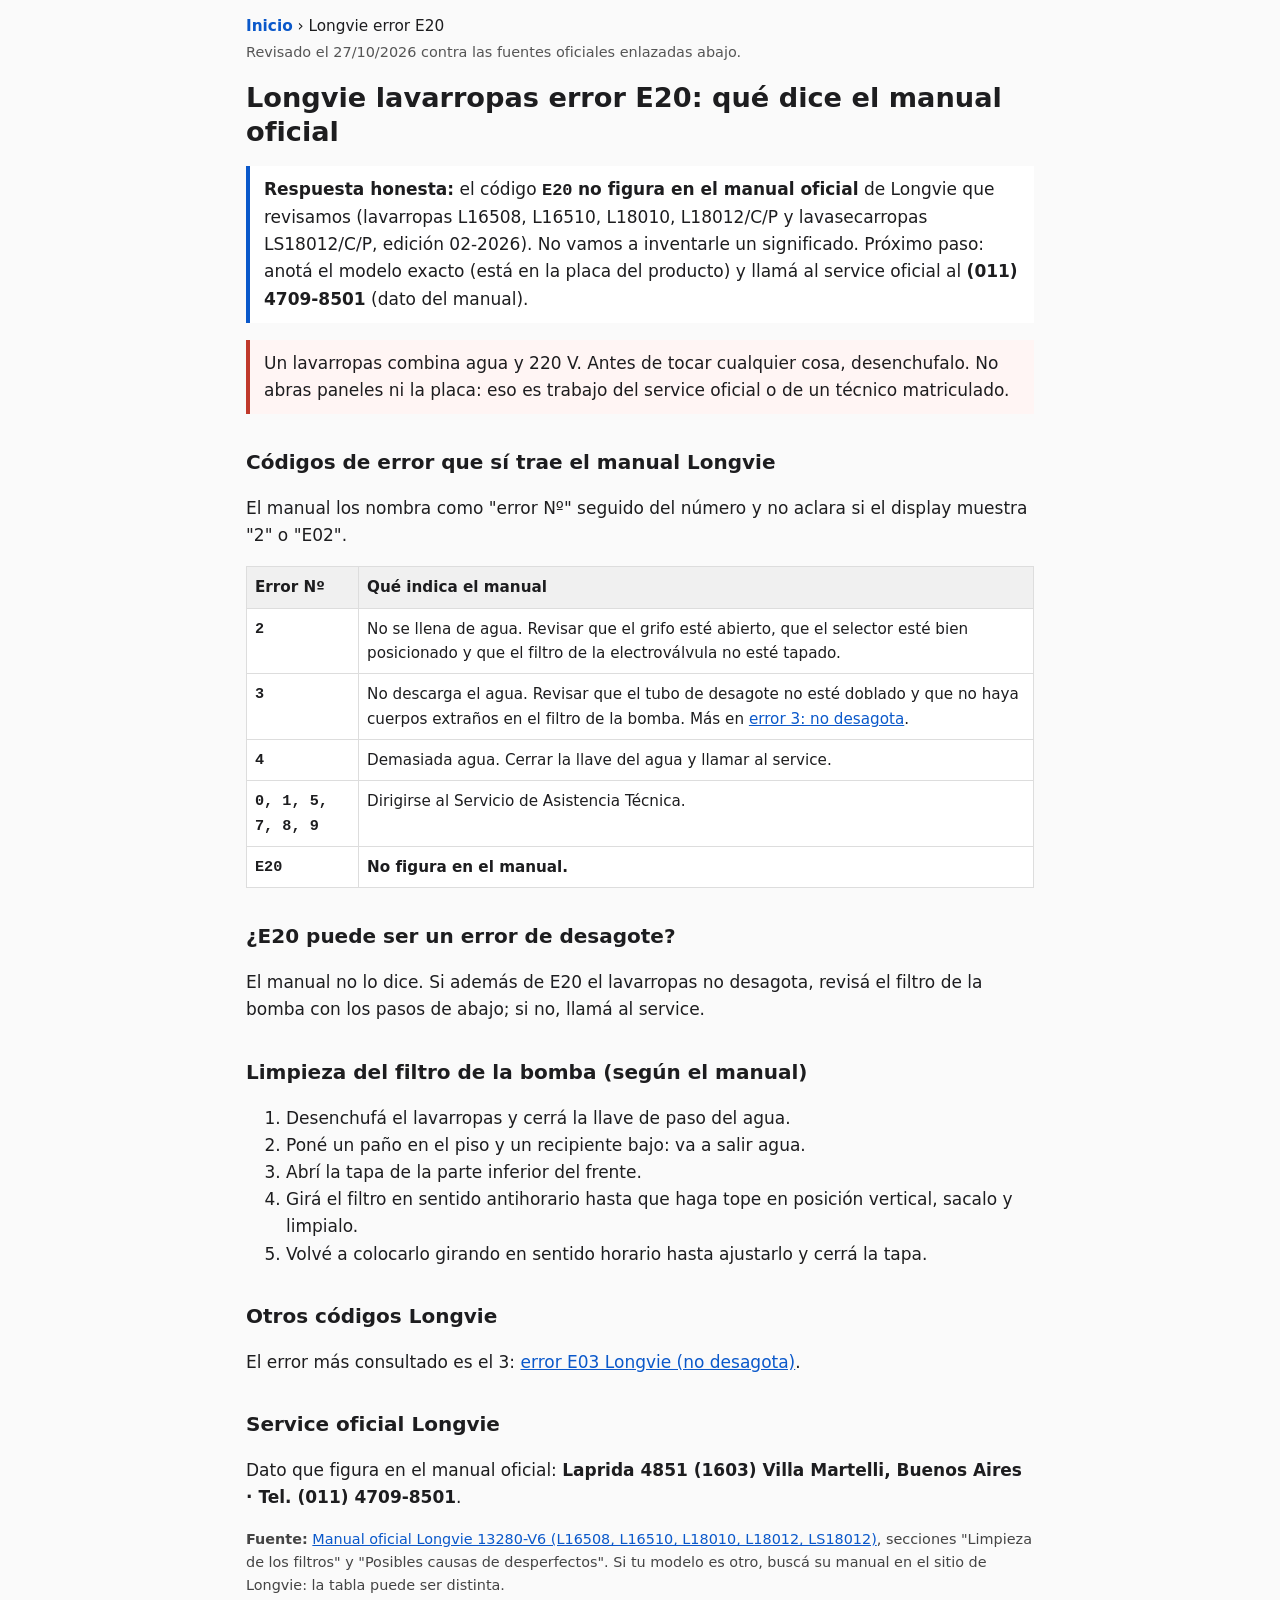
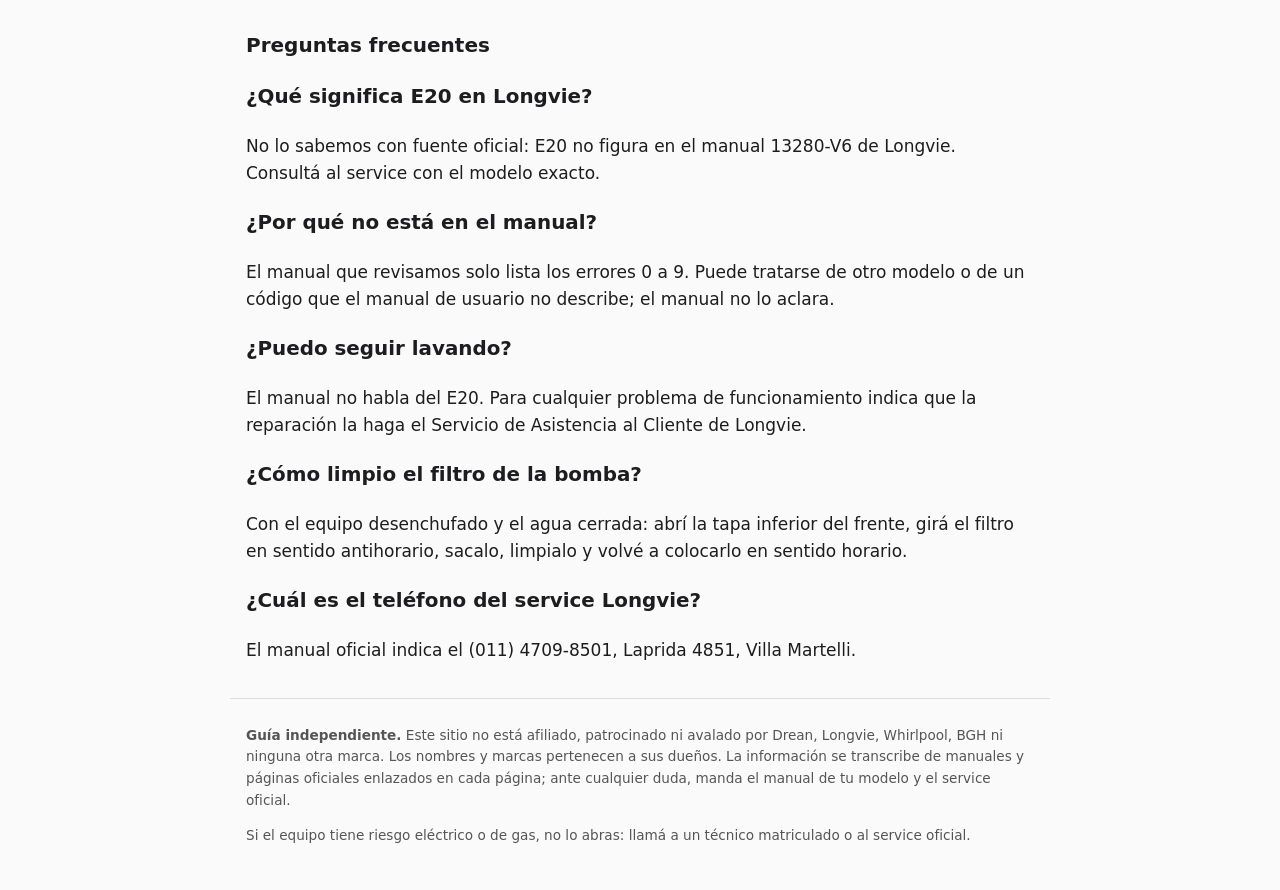
<file: longvie-lavarropas-error-e20/index.html>
<!doctype html><html lang="es-AR"><head>
  <meta name="google-site-verification" content="DpjskLy1H_29-NI7YUvKYSNKFsn-YUInQMvW47vc6ts" /><meta charset="utf-8"><meta name="viewport" content="width=device-width,initial-scale=1">
<title>Longvie error E20: qué significa (no figura en el manual)</title>
<meta name="description" content="¿Tu lavarropas Longvie marca E20? El manual oficial no lo incluye. Qué errores sí trae y qué hacer: revisá el filtro o llamá al service.">
<link rel="canonical" href="https://codigos-error.onrender.com/longvie-lavarropas-error-e20/"><link rel="stylesheet" href="/style.css">
<script type="application/ld+json">{"@context": "https://schema.org", "@type": "BreadcrumbList", "itemListElement": [{"@type": "ListItem", "position": 1, "name": "Inicio", "item": "https://codigos-error.onrender.com/"}, {"@type": "ListItem", "position": 2, "name": "Longvie error E20", "item": "https://codigos-error.onrender.com/longvie-lavarropas-error-e20/"}]}</script>
<script type="application/ld+json">{"@context": "https://schema.org", "@type": "Article", "headline": "Longvie error E20: qué significa (no figura en el manual)", "description": "¿Tu lavarropas Longvie marca E20? El manual oficial no lo incluye. Qué errores sí trae y qué hacer: revisá el filtro o llamá al service.", "inLanguage": "es-AR", "mainEntityOfPage": "https://codigos-error.onrender.com/longvie-lavarropas-error-e20/", "datePublished": "2026-10-23", "dateModified": "2026-10-27", "author": {"@type": "Organization", "name": "Códigos de error · guía independiente", "url": "https://codigos-error.onrender.com/"}}</script>
<script type="application/ld+json">{"@context": "https://schema.org", "@type": "FAQPage", "mainEntity": [{"@type": "Question", "name": "¿Qué significa E20 en Longvie?", "acceptedAnswer": {"@type": "Answer", "text": "No lo sabemos con fuente oficial: E20 no figura en el manual 13280-V6 de Longvie. Consultá al service con el modelo exacto."}}, {"@type": "Question", "name": "¿Por qué no está en el manual?", "acceptedAnswer": {"@type": "Answer", "text": "El manual que revisamos solo lista los errores 0 a 9. Puede tratarse de otro modelo o de un código que el manual de usuario no describe; el manual no lo aclara."}}, {"@type": "Question", "name": "¿Puedo seguir lavando?", "acceptedAnswer": {"@type": "Answer", "text": "El manual no habla del E20. Para cualquier problema de funcionamiento indica que la reparación la haga el Servicio de Asistencia al Cliente de Longvie."}}, {"@type": "Question", "name": "¿Cómo limpio el filtro de la bomba?", "acceptedAnswer": {"@type": "Answer", "text": "Con el equipo desenchufado y el agua cerrada: abrí la tapa inferior del frente, girá el filtro en sentido antihorario, sacalo, limpialo y volvé a colocarlo en sentido horario."}}, {"@type": "Question", "name": "¿Cuál es el teléfono del service Longvie?", "acceptedAnswer": {"@type": "Answer", "text": "El manual oficial indica el (011) 4709-8501, Laprida 4851, Villa Martelli."}}]}</script>
</head><body>
<header><nav class="crumb" aria-label="Ruta"><a href="/">Inicio</a> › <span>Longvie error E20</span></nav></header>
<main>
<p class="rev">Revisado el 27/10/2026 contra las fuentes oficiales enlazadas abajo.</p><h1>Longvie lavarropas error E20: qué dice el manual oficial</h1>
<div class="box"><strong>Respuesta honesta:</strong> el código <span class="code">E20</span> <strong>no figura en el manual oficial</strong> de Longvie que revisamos (lavarropas L16508, L16510, L18010, L18012/C/P y lavasecarropas LS18012/C/P, edición 02-2026). No vamos a inventarle un significado. Próximo paso: anotá el modelo exacto (está en la placa del producto) y llamá al service oficial al <strong>(011) 4709-8501</strong> (dato del manual).</div>
<div class="box warn">Un lavarropas combina agua y 220 V. Antes de tocar cualquier cosa, desenchufalo. No abras paneles ni la placa: eso es trabajo del service oficial o de un técnico matriculado.</div>
<h2>Códigos de error que sí trae el manual Longvie</h2>
<p>El manual los nombra como "error Nº" seguido del número y no aclara si el display muestra "2" o "E02".</p>
<div class="tw"><table>
<tr><th>Error Nº</th><th>Qué indica el manual</th></tr>
<tr><td class="code">2</td><td>No se llena de agua. Revisar que el grifo esté abierto, que el selector esté bien posicionado y que el filtro de la electroválvula no esté tapado.</td></tr>
<tr><td class="code">3</td><td>No descarga el agua. Revisar que el tubo de desagote no esté doblado y que no haya cuerpos extraños en el filtro de la bomba. Más en <a href="/longvie-lavarropas-error-e03/">error 3: no desagota</a>.</td></tr>
<tr><td class="code">4</td><td>Demasiada agua. Cerrar la llave del agua y llamar al service.</td></tr>
<tr><td class="code">0, 1, 5, 7, 8, 9</td><td>Dirigirse al Servicio de Asistencia Técnica.</td></tr>
<tr><td class="code">E20</td><td><strong>No figura en el manual.</strong></td></tr>
</table></div>
<h2>¿E20 puede ser un error de desagote?</h2>
<p>El manual no lo dice. Si además de E20 el lavarropas no desagota, revisá el filtro de la bomba con los pasos de abajo; si no, llamá al service.</p>
<h2>Limpieza del filtro de la bomba (según el manual)</h2>
<ol>
<li>Desenchufá el lavarropas y cerrá la llave de paso del agua.</li>
<li>Poné un paño en el piso y un recipiente bajo: va a salir agua.</li>
<li>Abrí la tapa de la parte inferior del frente.</li>
<li>Girá el filtro en sentido antihorario hasta que haga tope en posición vertical, sacalo y limpialo.</li>
<li>Volvé a colocarlo girando en sentido horario hasta ajustarlo y cerrá la tapa.</li>
</ol>
<h2>Otros códigos Longvie</h2>
<p>El error más consultado es el 3: <a href="/longvie-lavarropas-error-e03/">error E03 Longvie (no desagota)</a>.</p>
<h2>Service oficial Longvie</h2>
<p>Dato que figura en el manual oficial: <strong>Laprida 4851 (1603) Villa Martelli, Buenos Aires · Tel. (011) 4709-8501</strong>.</p>
<p class="src"><strong>Fuente:</strong> <a href="https://longvie-gestion.appsinnovategroup.com/api/uploads/7494468/13280-V6.pdf" rel="nofollow">Manual oficial Longvie 13280-V6 (L16508, L16510, L18010, L18012, LS18012)</a>, secciones "Limpieza de los filtros" y "Posibles causas de desperfectos". Si tu modelo es otro, buscá su manual en el sitio de Longvie: la tabla puede ser distinta.</p>
<h2>Preguntas frecuentes</h2>
<h3>¿Qué significa E20 en Longvie?</h3>
<p>No lo sabemos con fuente oficial: E20 no figura en el manual 13280-V6 de Longvie. Consultá al service con el modelo exacto.</p>
<h3>¿Por qué no está en el manual?</h3>
<p>El manual que revisamos solo lista los errores 0 a 9. Puede tratarse de otro modelo o de un código que el manual de usuario no describe; el manual no lo aclara.</p>
<h3>¿Puedo seguir lavando?</h3>
<p>El manual no habla del E20. Para cualquier problema de funcionamiento indica que la reparación la haga el Servicio de Asistencia al Cliente de Longvie.</p>
<h3>¿Cómo limpio el filtro de la bomba?</h3>
<p>Con el equipo desenchufado y el agua cerrada: abrí la tapa inferior del frente, girá el filtro en sentido antihorario, sacalo, limpialo y volvé a colocarlo en sentido horario.</p>
<h3>¿Cuál es el teléfono del service Longvie?</h3>
<p>El manual oficial indica el (011) 4709-8501, Laprida 4851, Villa Martelli.</p>
</main>
<footer><p><strong>Guía independiente.</strong> Este sitio no está afiliado, patrocinado ni avalado por Drean, Longvie, Whirlpool, BGH ni ninguna otra marca. Los nombres y marcas pertenecen a sus dueños. La información se transcribe de manuales y páginas oficiales enlazados en cada página; ante cualquier duda, manda el manual de tu modelo y el service oficial.</p><p>Si el equipo tiene riesgo eléctrico o de gas, no lo abras: llamá a un técnico matriculado o al service oficial.</p></footer>
</body></html>
</file>
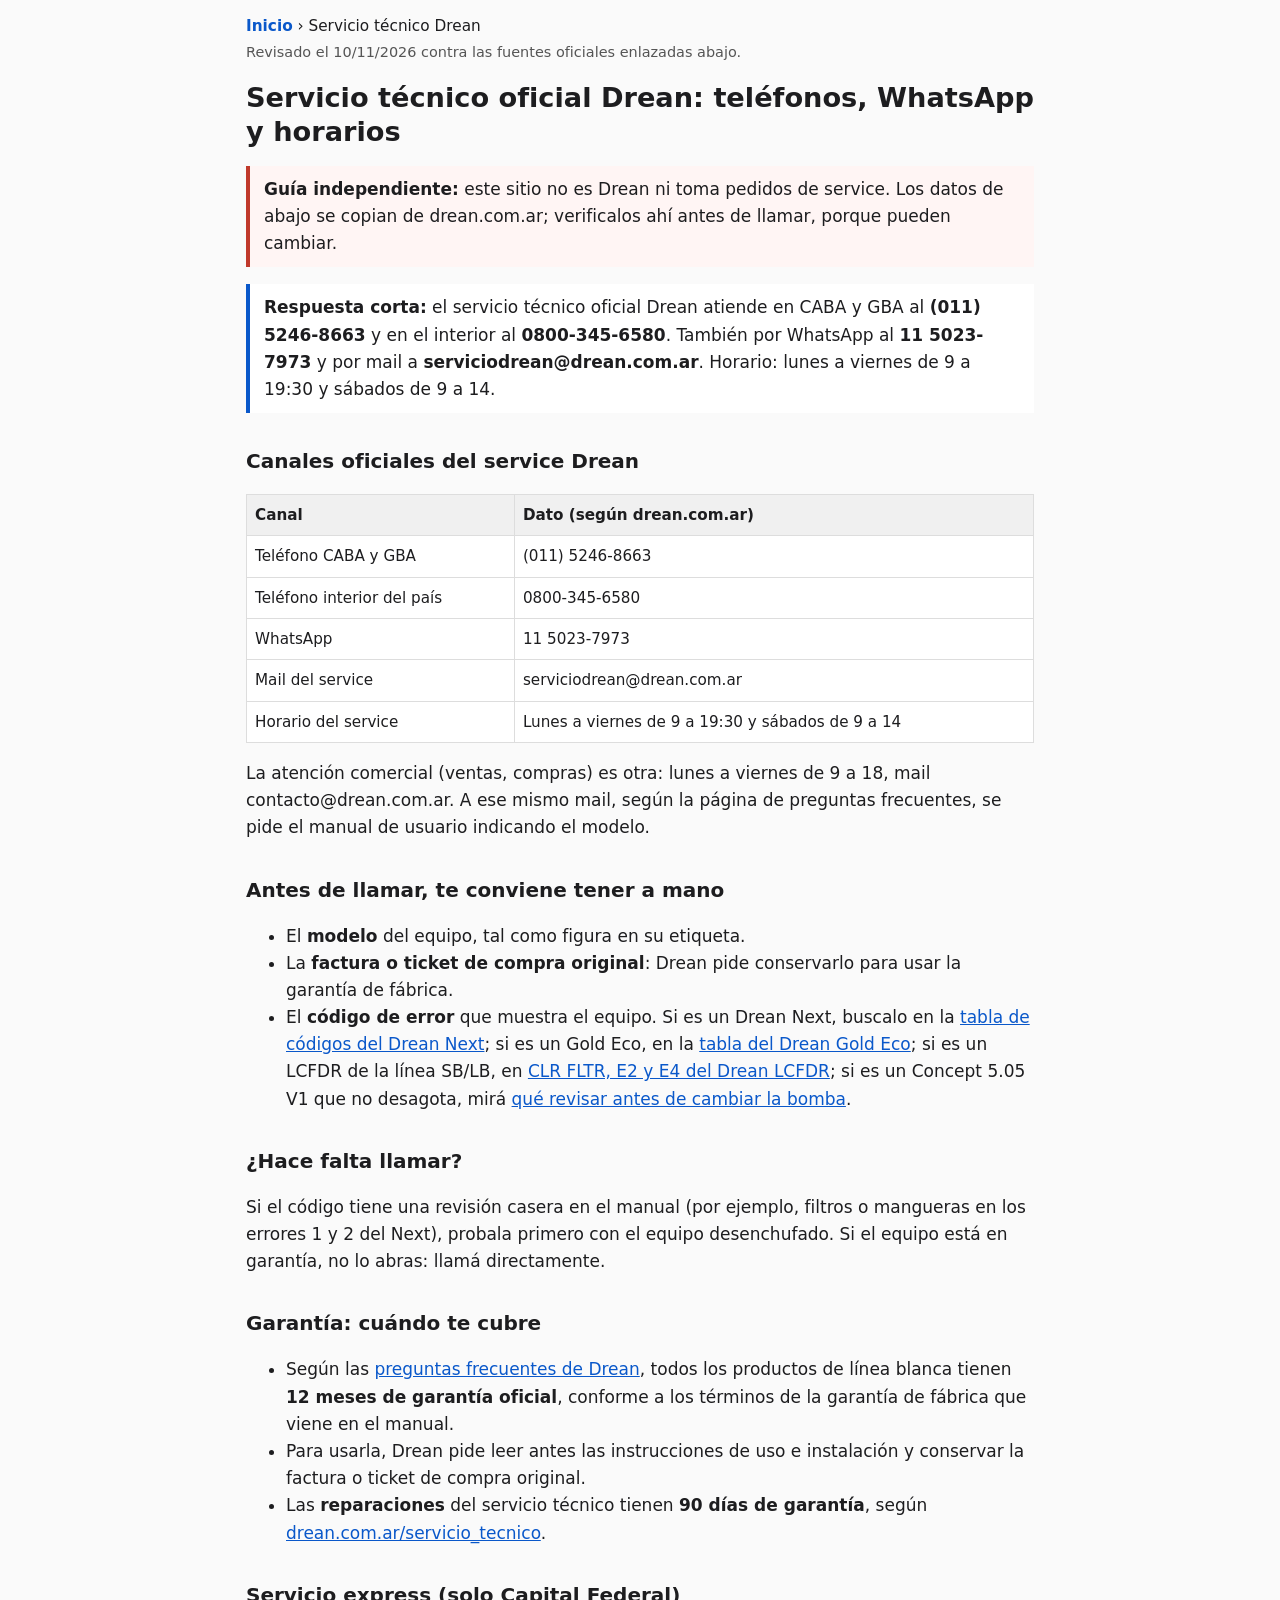
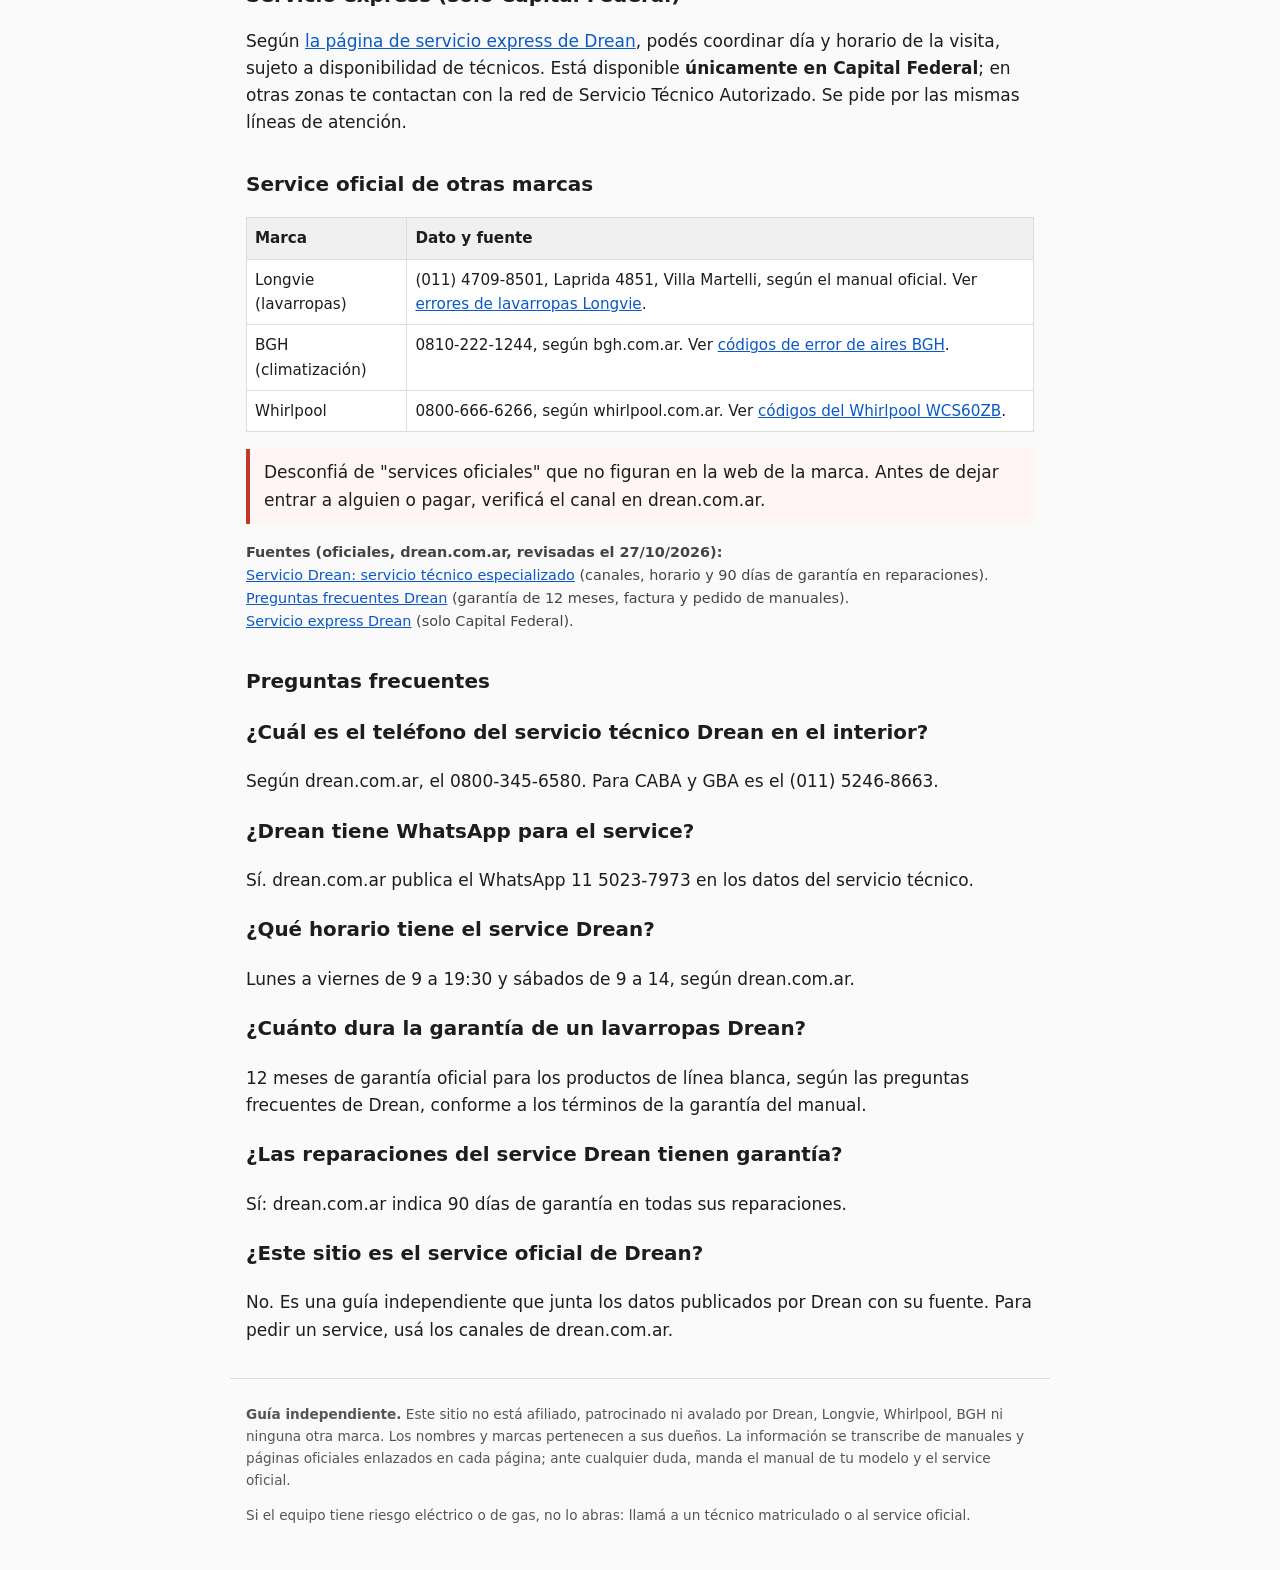
<file: servicio-tecnico-drean/index.html>
<!doctype html><html lang="es-AR"><head>
  <meta name="google-site-verification" content="DpjskLy1H_29-NI7YUvKYSNKFsn-YUInQMvW47vc6ts" /><meta charset="utf-8"><meta name="viewport" content="width=device-width,initial-scale=1">
<title>Servicio técnico Drean: teléfono, WhatsApp y horarios</title>
<meta name="description" content="Teléfonos, WhatsApp, mail y horarios del servicio técnico oficial Drean según drean.com.ar, cómo usar la garantía y qué tener a mano antes de llamar.">
<link rel="canonical" href="https://codigos-error.onrender.com/servicio-tecnico-drean/"><link rel="stylesheet" href="/style.css">
<script type="application/ld+json">{"@context": "https://schema.org", "@type": "BreadcrumbList", "itemListElement": [{"@type": "ListItem", "position": 1, "name": "Inicio", "item": "https://codigos-error.onrender.com/"}, {"@type": "ListItem", "position": 2, "name": "Servicio técnico Drean", "item": "https://codigos-error.onrender.com/servicio-tecnico-drean/"}]}</script>
<script type="application/ld+json">{"@context": "https://schema.org", "@type": "Article", "headline": "Servicio técnico Drean: teléfono, WhatsApp y horarios", "description": "Teléfonos, WhatsApp, mail y horarios del servicio técnico oficial Drean según drean.com.ar, cómo usar la garantía y qué tener a mano antes de llamar.", "inLanguage": "es-AR", "mainEntityOfPage": "https://codigos-error.onrender.com/servicio-tecnico-drean/", "datePublished": "2026-10-27", "dateModified": "2026-11-10", "author": {"@type": "Organization", "name": "Códigos de error · guía independiente", "url": "https://codigos-error.onrender.com/"}}</script>
<script type="application/ld+json">{"@context": "https://schema.org", "@type": "FAQPage", "mainEntity": [{"@type": "Question", "name": "¿Cuál es el teléfono del servicio técnico Drean en el interior?", "acceptedAnswer": {"@type": "Answer", "text": "Según drean.com.ar, el 0800-345-6580. Para CABA y GBA es el (011) 5246-8663."}}, {"@type": "Question", "name": "¿Drean tiene WhatsApp para el service?", "acceptedAnswer": {"@type": "Answer", "text": "Sí. drean.com.ar publica el WhatsApp 11 5023-7973 en los datos del servicio técnico."}}, {"@type": "Question", "name": "¿Qué horario tiene el service Drean?", "acceptedAnswer": {"@type": "Answer", "text": "Lunes a viernes de 9 a 19:30 y sábados de 9 a 14, según drean.com.ar."}}, {"@type": "Question", "name": "¿Cuánto dura la garantía de un lavarropas Drean?", "acceptedAnswer": {"@type": "Answer", "text": "12 meses de garantía oficial para los productos de línea blanca, según las preguntas frecuentes de Drean, conforme a los términos de la garantía del manual."}}, {"@type": "Question", "name": "¿Las reparaciones del service Drean tienen garantía?", "acceptedAnswer": {"@type": "Answer", "text": "Sí: drean.com.ar indica 90 días de garantía en todas sus reparaciones."}}, {"@type": "Question", "name": "¿Este sitio es el service oficial de Drean?", "acceptedAnswer": {"@type": "Answer", "text": "No. Es una guía independiente que junta los datos publicados por Drean con su fuente. Para pedir un service, usá los canales de drean.com.ar."}}]}</script>
</head><body>
<header><nav class="crumb" aria-label="Ruta"><a href="/">Inicio</a> › <span>Servicio técnico Drean</span></nav></header>
<main>
<p class="rev">Revisado el 10/11/2026 contra las fuentes oficiales enlazadas abajo.</p><h1>Servicio técnico oficial Drean: teléfonos, WhatsApp y horarios</h1>
<div class="box warn"><strong>Guía independiente:</strong> este sitio no es Drean ni toma pedidos de service. Los datos de abajo se copian de drean.com.ar; verificalos ahí antes de llamar, porque pueden cambiar.</div>
<div class="box"><strong>Respuesta corta:</strong> el servicio técnico oficial Drean atiende en CABA y GBA al <strong>(011) 5246-8663</strong> y en el interior al <strong>0800-345-6580</strong>. También por WhatsApp al <strong>11 5023-7973</strong> y por mail a <strong>serviciodrean@drean.com.ar</strong>. Horario: lunes a viernes de 9 a 19:30 y sábados de 9 a 14.</div>
<h2>Canales oficiales del service Drean</h2>
<div class="tw"><table>
<tr><th>Canal</th><th>Dato (según drean.com.ar)</th></tr>
<tr><td>Teléfono CABA y GBA</td><td>(011) 5246-8663</td></tr>
<tr><td>Teléfono interior del país</td><td>0800-345-6580</td></tr>
<tr><td>WhatsApp</td><td>11 5023-7973</td></tr>
<tr><td>Mail del service</td><td>serviciodrean@drean.com.ar</td></tr>
<tr><td>Horario del service</td><td>Lunes a viernes de 9 a 19:30 y sábados de 9 a 14</td></tr>
</table></div>
<p>La atención comercial (ventas, compras) es otra: lunes a viernes de 9 a 18, mail contacto@drean.com.ar. A ese mismo mail, según la página de preguntas frecuentes, se pide el manual de usuario indicando el modelo.</p>
<h2>Antes de llamar, te conviene tener a mano</h2>
<ul>
<li>El <strong>modelo</strong> del equipo, tal como figura en su etiqueta.</li>
<li>La <strong>factura o ticket de compra original</strong>: Drean pide conservarlo para usar la garantía de fábrica.</li>
<li>El <strong>código de error</strong> que muestra el equipo. Si es un Drean Next, buscalo en la <a href="/drean-next-error-6/">tabla de códigos del Drean Next</a>; si es un Gold Eco, en la <a href="/drean-gold-eco-codigos-de-error/">tabla del Drean Gold Eco</a>; si es un LCFDR de la línea SB/LB, en <a href="/drean-lcfdr-clr-fltr-codigos-de-error/">CLR FLTR, E2 y E4 del Drean LCFDR</a>; si es un Concept 5.05 V1 que no desagota, mirá <a href="/drean-concept-5-05-v1-bomba-de-desagote/">qué revisar antes de cambiar la bomba</a>.</li>
</ul>
<h2>¿Hace falta llamar?</h2>
<p>Si el código tiene una revisión casera en el manual (por ejemplo, filtros o mangueras en los errores 1 y 2 del Next), probala primero con el equipo desenchufado. Si el equipo está en garantía, no lo abras: llamá directamente.</p>
<h2>Garantía: cuándo te cubre</h2>
<ul>
<li>Según las <a href="https://drean.com.ar/es_AR/preguntasfrecuentes" rel="nofollow">preguntas frecuentes de Drean</a>, todos los productos de línea blanca tienen <strong>12 meses de garantía oficial</strong>, conforme a los términos de la garantía de fábrica que viene en el manual.</li>
<li>Para usarla, Drean pide leer antes las instrucciones de uso e instalación y conservar la factura o ticket de compra original.</li>
<li>Las <strong>reparaciones</strong> del servicio técnico tienen <strong>90 días de garantía</strong>, según <a href="https://drean.com.ar/servicio_tecnico" rel="nofollow">drean.com.ar/servicio_tecnico</a>.</li>
</ul>
<h2>Servicio express (solo Capital Federal)</h2>
<p>Según <a href="https://drean.com.ar/es_AR/servicio-express" rel="nofollow">la página de servicio express de Drean</a>, podés coordinar día y horario de la visita, sujeto a disponibilidad de técnicos. Está disponible <strong>únicamente en Capital Federal</strong>; en otras zonas te contactan con la red de Servicio Técnico Autorizado. Se pide por las mismas líneas de atención.</p>
<h2>Service oficial de otras marcas</h2>
<div class="tw"><table>
<tr><th>Marca</th><th>Dato y fuente</th></tr>
<tr><td>Longvie (lavarropas)</td><td>(011) 4709-8501, Laprida 4851, Villa Martelli, según el manual oficial. Ver <a href="/longvie-lavarropas-error-e03/">errores de lavarropas Longvie</a>.</td></tr>
<tr><td>BGH (climatización)</td><td>0810-222-1244, según bgh.com.ar. Ver <a href="/bgh-aire-acondicionado-codigos-de-error/">códigos de error de aires BGH</a>.</td></tr>
<tr><td>Whirlpool</td><td>0800-666-6266, según whirlpool.com.ar. Ver <a href="/whirlpool-wcs60zb-codigos-de-error/">códigos del Whirlpool WCS60ZB</a>.</td></tr>
</table></div>
<div class="box warn">Desconfiá de "services oficiales" que no figuran en la web de la marca. Antes de dejar entrar a alguien o pagar, verificá el canal en drean.com.ar.</div>
<p class="src"><strong>Fuentes (oficiales, drean.com.ar, revisadas el 27/10/2026):</strong><br>
<a href="https://drean.com.ar/servicio_tecnico" rel="nofollow">Servicio Drean: servicio técnico especializado</a> (canales, horario y 90 días de garantía en reparaciones).<br>
<a href="https://drean.com.ar/es_AR/preguntasfrecuentes" rel="nofollow">Preguntas frecuentes Drean</a> (garantía de 12 meses, factura y pedido de manuales).<br>
<a href="https://drean.com.ar/es_AR/servicio-express" rel="nofollow">Servicio express Drean</a> (solo Capital Federal).</p>
<h2>Preguntas frecuentes</h2>
<h3>¿Cuál es el teléfono del servicio técnico Drean en el interior?</h3>
<p>Según drean.com.ar, el 0800-345-6580. Para CABA y GBA es el (011) 5246-8663.</p>
<h3>¿Drean tiene WhatsApp para el service?</h3>
<p>Sí. drean.com.ar publica el WhatsApp 11 5023-7973 en los datos del servicio técnico.</p>
<h3>¿Qué horario tiene el service Drean?</h3>
<p>Lunes a viernes de 9 a 19:30 y sábados de 9 a 14, según drean.com.ar.</p>
<h3>¿Cuánto dura la garantía de un lavarropas Drean?</h3>
<p>12 meses de garantía oficial para los productos de línea blanca, según las preguntas frecuentes de Drean, conforme a los términos de la garantía del manual.</p>
<h3>¿Las reparaciones del service Drean tienen garantía?</h3>
<p>Sí: drean.com.ar indica 90 días de garantía en todas sus reparaciones.</p>
<h3>¿Este sitio es el service oficial de Drean?</h3>
<p>No. Es una guía independiente que junta los datos publicados por Drean con su fuente. Para pedir un service, usá los canales de drean.com.ar.</p>
</main>
<footer><p><strong>Guía independiente.</strong> Este sitio no está afiliado, patrocinado ni avalado por Drean, Longvie, Whirlpool, BGH ni ninguna otra marca. Los nombres y marcas pertenecen a sus dueños. La información se transcribe de manuales y páginas oficiales enlazados en cada página; ante cualquier duda, manda el manual de tu modelo y el service oficial.</p><p>Si el equipo tiene riesgo eléctrico o de gas, no lo abras: llamá a un técnico matriculado o al service oficial.</p></footer>
</body></html>
</file>
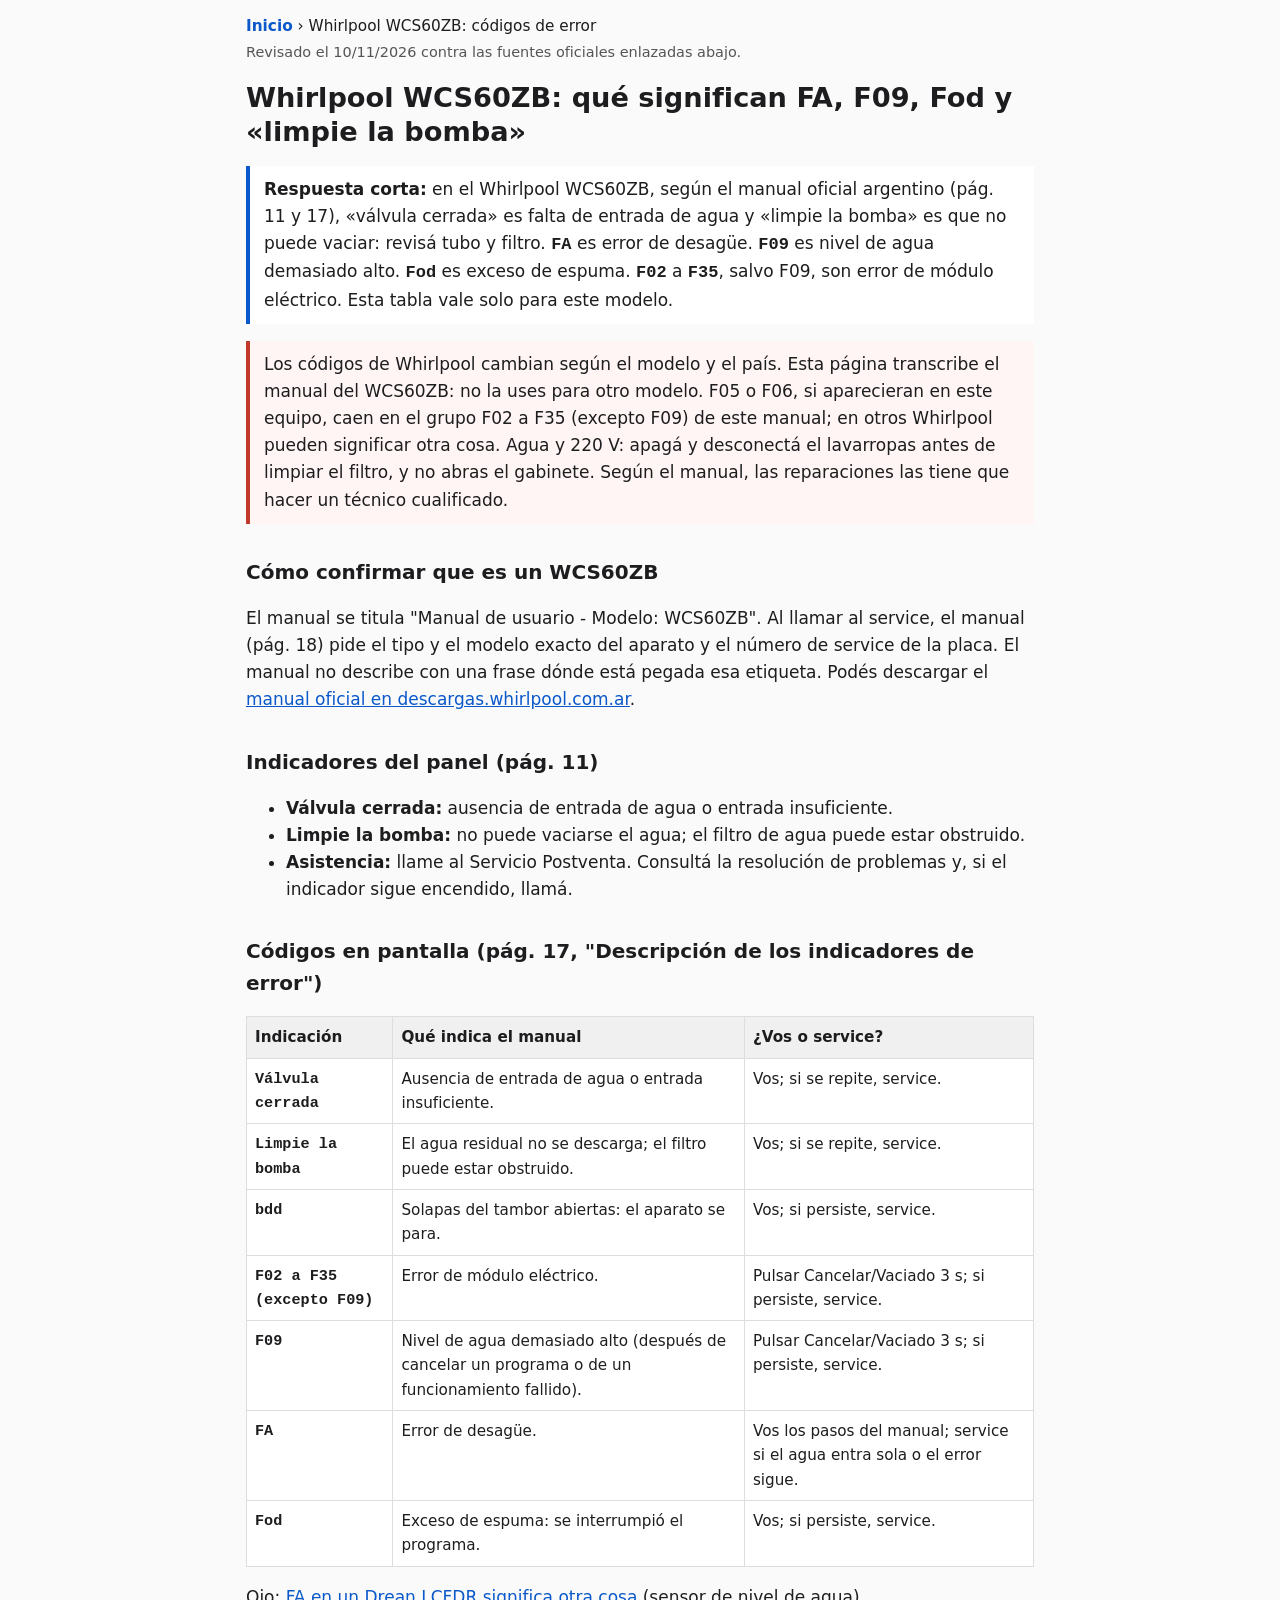
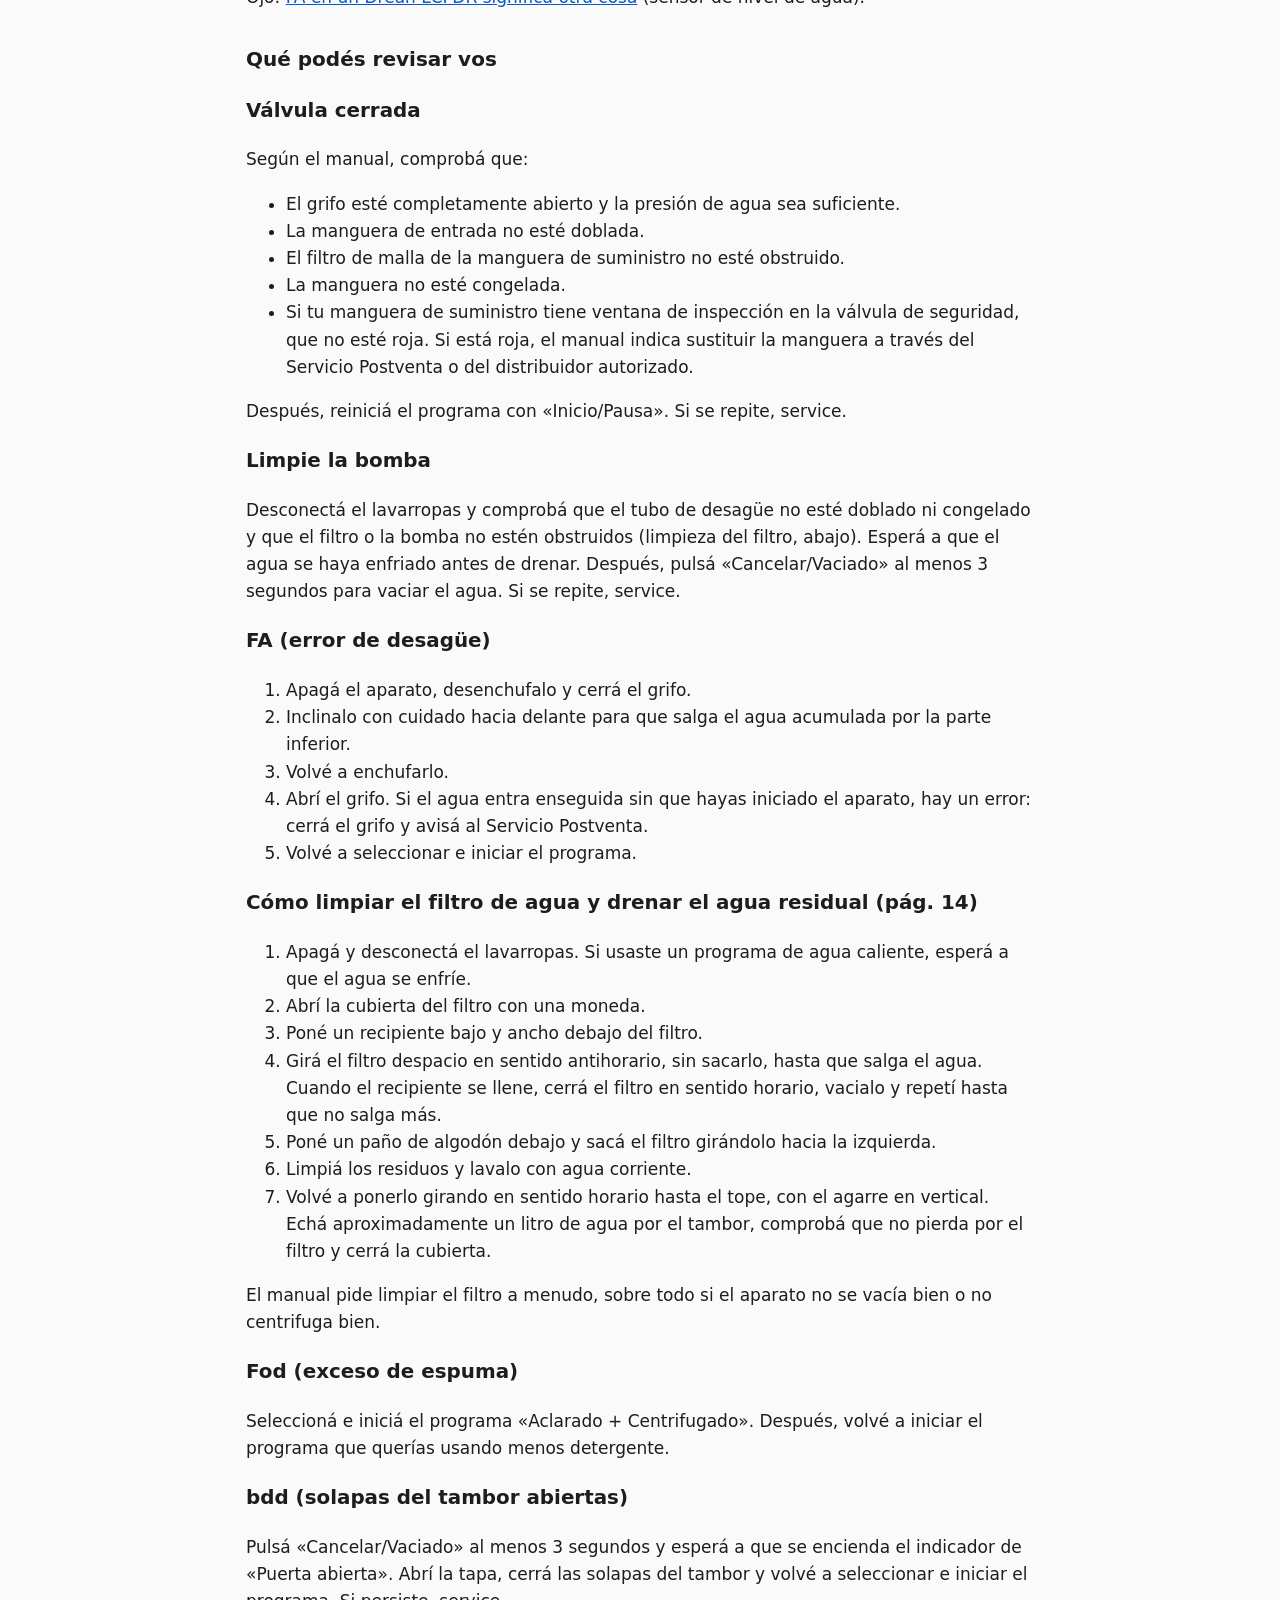
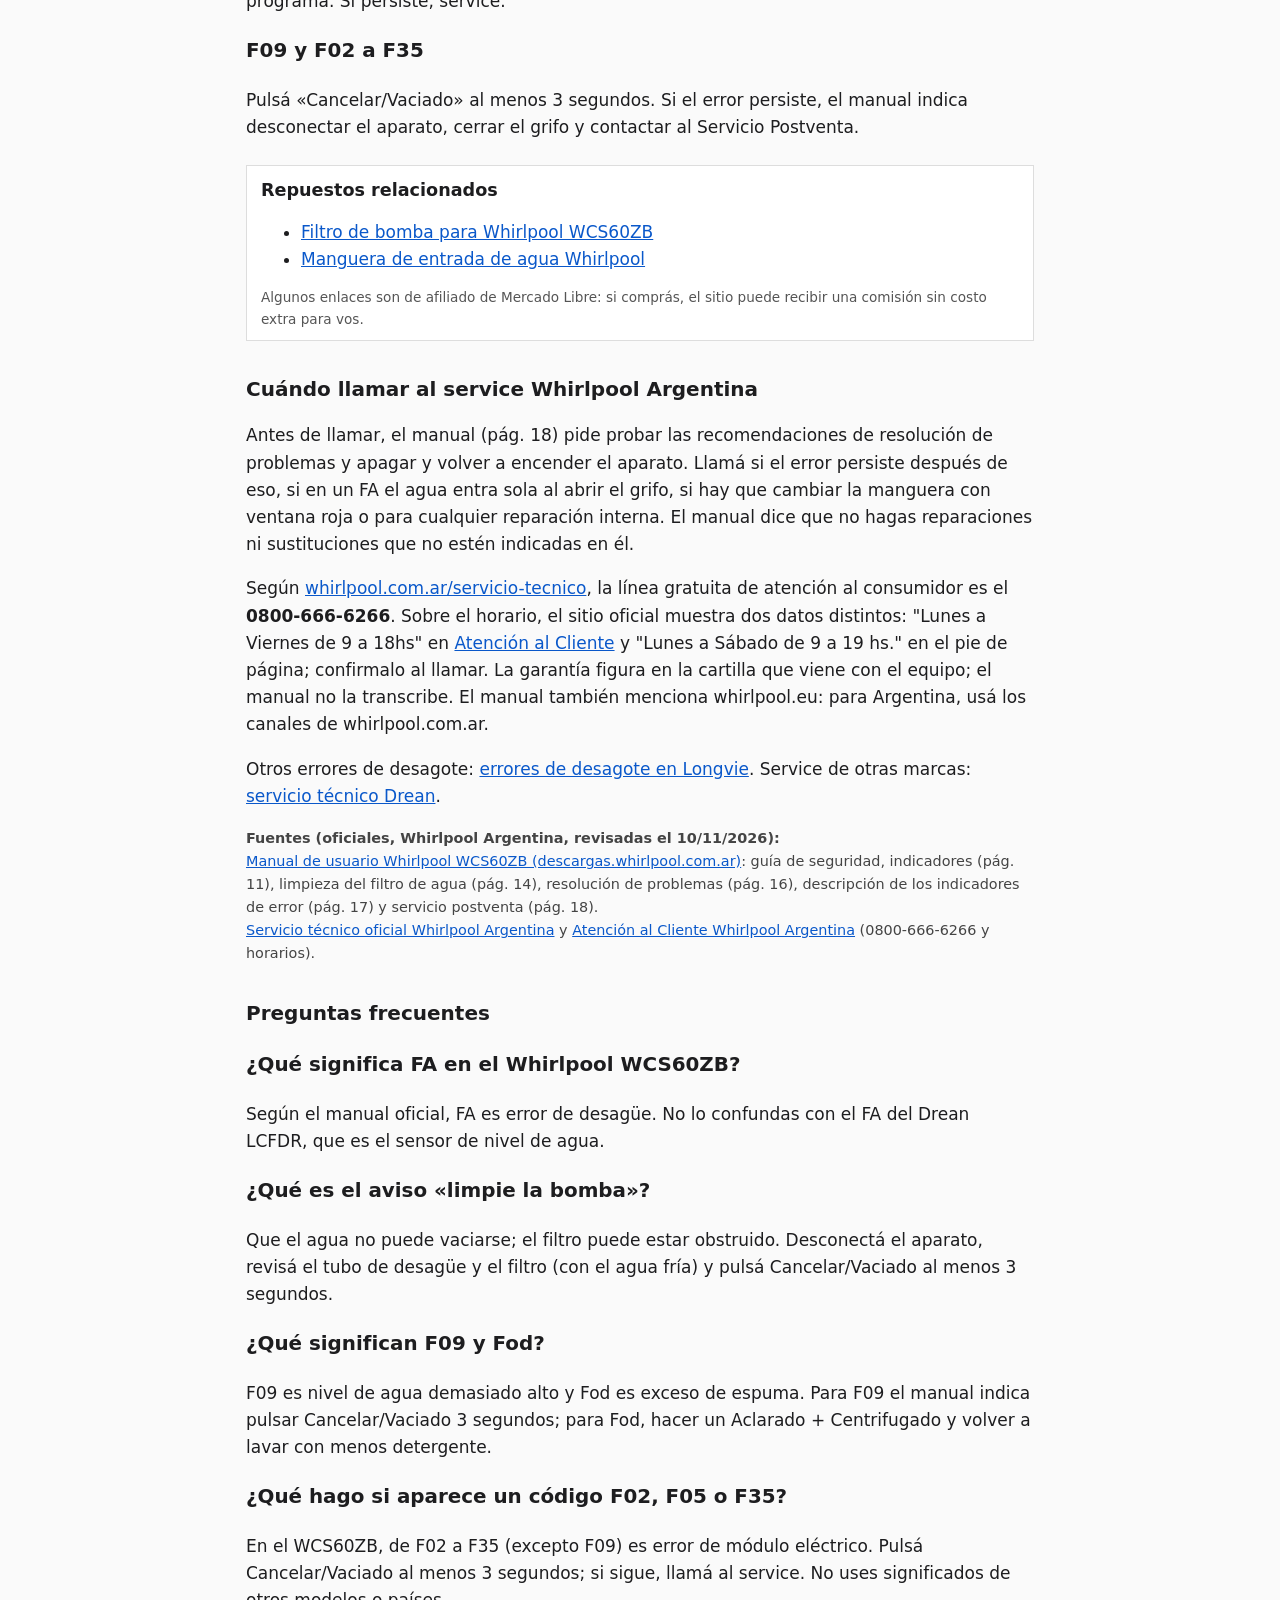
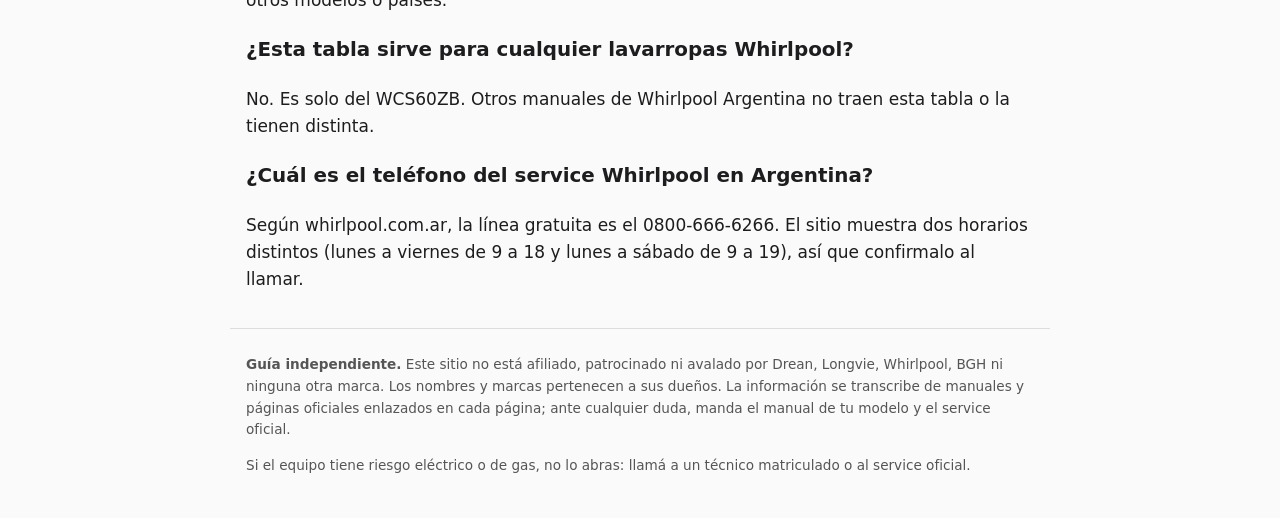
<file: whirlpool-wcs60zb-codigos-de-error/index.html>
<!doctype html><html lang="es-AR"><head>
  <meta name="google-site-verification" content="DpjskLy1H_29-NI7YUvKYSNKFsn-YUInQMvW47vc6ts" /><meta charset="utf-8"><meta name="viewport" content="width=device-width,initial-scale=1">
<title>Whirlpool WCS60ZB: error FA, F09, Fod y limpie la bomba</title>
<meta name="description" content="Qué significan FA, F09, Fod, «válvula cerrada» y «limpie la bomba» en el Whirlpool WCS60ZB, según el manual oficial, y cuándo llamar al service.">
<link rel="canonical" href="https://codigos-error.onrender.com/whirlpool-wcs60zb-codigos-de-error/"><link rel="stylesheet" href="/style.css">
<script type="application/ld+json">{"@context": "https://schema.org", "@type": "BreadcrumbList", "itemListElement": [{"@type": "ListItem", "position": 1, "name": "Inicio", "item": "https://codigos-error.onrender.com/"}, {"@type": "ListItem", "position": 2, "name": "Whirlpool WCS60ZB: códigos de error", "item": "https://codigos-error.onrender.com/whirlpool-wcs60zb-codigos-de-error/"}]}</script>
<script type="application/ld+json">{"@context": "https://schema.org", "@type": "Article", "headline": "Whirlpool WCS60ZB: error FA, F09, Fod y limpie la bomba", "description": "Qué significan FA, F09, Fod, «válvula cerrada» y «limpie la bomba» en el Whirlpool WCS60ZB, según el manual oficial, y cuándo llamar al service.", "inLanguage": "es-AR", "mainEntityOfPage": "https://codigos-error.onrender.com/whirlpool-wcs60zb-codigos-de-error/", "datePublished": "2026-11-10", "dateModified": "2026-11-10", "author": {"@type": "Organization", "name": "Códigos de error · guía independiente", "url": "https://codigos-error.onrender.com/"}}</script>
<script type="application/ld+json">{"@context": "https://schema.org", "@type": "FAQPage", "mainEntity": [{"@type": "Question", "name": "¿Qué significa FA en el Whirlpool WCS60ZB?", "acceptedAnswer": {"@type": "Answer", "text": "Según el manual oficial, FA es error de desagüe. No lo confundas con el FA del Drean LCFDR, que es el sensor de nivel de agua."}}, {"@type": "Question", "name": "¿Qué es el aviso «limpie la bomba»?", "acceptedAnswer": {"@type": "Answer", "text": "Que el agua no puede vaciarse; el filtro puede estar obstruido. Desconectá el aparato, revisá el tubo de desagüe y el filtro (con el agua fría) y pulsá Cancelar/Vaciado al menos 3 segundos."}}, {"@type": "Question", "name": "¿Qué significan F09 y Fod?", "acceptedAnswer": {"@type": "Answer", "text": "F09 es nivel de agua demasiado alto y Fod es exceso de espuma. Para F09 el manual indica pulsar Cancelar/Vaciado 3 segundos; para Fod, hacer un Aclarado + Centrifugado y volver a lavar con menos detergente."}}, {"@type": "Question", "name": "¿Qué hago si aparece un código F02, F05 o F35?", "acceptedAnswer": {"@type": "Answer", "text": "En el WCS60ZB, de F02 a F35 (excepto F09) es error de módulo eléctrico. Pulsá Cancelar/Vaciado al menos 3 segundos; si sigue, llamá al service. No uses significados de otros modelos o países."}}, {"@type": "Question", "name": "¿Esta tabla sirve para cualquier lavarropas Whirlpool?", "acceptedAnswer": {"@type": "Answer", "text": "No. Es solo del WCS60ZB. Otros manuales de Whirlpool Argentina no traen esta tabla o la tienen distinta."}}, {"@type": "Question", "name": "¿Cuál es el teléfono del service Whirlpool en Argentina?", "acceptedAnswer": {"@type": "Answer", "text": "Según whirlpool.com.ar, la línea gratuita es el 0800-666-6266. El sitio muestra dos horarios distintos (lunes a viernes de 9 a 18 y lunes a sábado de 9 a 19), así que confirmalo al llamar."}}]}</script>
</head><body>
<header><nav class="crumb" aria-label="Ruta"><a href="/">Inicio</a> › <span>Whirlpool WCS60ZB: códigos de error</span></nav></header>
<main>
<p class="rev">Revisado el 10/11/2026 contra las fuentes oficiales enlazadas abajo.</p><h1>Whirlpool WCS60ZB: qué significan FA, F09, Fod y «limpie la bomba»</h1>
<div class="box"><strong>Respuesta corta:</strong> en el Whirlpool WCS60ZB, según el manual oficial argentino (pág. 11 y 17), «válvula cerrada» es falta de entrada de agua y «limpie la bomba» es que no puede vaciar: revisá tubo y filtro. <span class="code">FA</span> es error de desagüe. <span class="code">F09</span> es nivel de agua demasiado alto. <span class="code">Fod</span> es exceso de espuma. <span class="code">F02</span> a <span class="code">F35</span>, salvo F09, son error de módulo eléctrico. Esta tabla vale solo para este modelo.</div>
<div class="box warn">Los códigos de Whirlpool cambian según el modelo y el país. Esta página transcribe el manual del WCS60ZB: no la uses para otro modelo. F05 o F06, si aparecieran en este equipo, caen en el grupo F02 a F35 (excepto F09) de este manual; en otros Whirlpool pueden significar otra cosa. Agua y 220 V: apagá y desconectá el lavarropas antes de limpiar el filtro, y no abras el gabinete. Según el manual, las reparaciones las tiene que hacer un técnico cualificado.</div>
<h2>Cómo confirmar que es un WCS60ZB</h2>
<p>El manual se titula "Manual de usuario - Modelo: WCS60ZB". Al llamar al service, el manual (pág. 18) pide el tipo y el modelo exacto del aparato y el número de service de la placa. El manual no describe con una frase dónde está pegada esa etiqueta. Podés descargar el <a href="https://descargas.whirlpool.com.ar/Lavado/Lavarropas/WCS60ZB/WCS60ZB_manual_usuario.pdf" rel="nofollow">manual oficial en descargas.whirlpool.com.ar</a>.</p>
<h2>Indicadores del panel (pág. 11)</h2>
<ul>
<li><strong>Válvula cerrada:</strong> ausencia de entrada de agua o entrada insuficiente.</li>
<li><strong>Limpie la bomba:</strong> no puede vaciarse el agua; el filtro de agua puede estar obstruido.</li>
<li><strong>Asistencia:</strong> llame al Servicio Postventa. Consultá la resolución de problemas y, si el indicador sigue encendido, llamá.</li>
</ul>
<h2>Códigos en pantalla (pág. 17, "Descripción de los indicadores de error")</h2>
<div class="tw"><table>
<tr><th>Indicación</th><th>Qué indica el manual</th><th>¿Vos o service?</th></tr>
<tr><td class="code">Válvula cerrada</td><td>Ausencia de entrada de agua o entrada insuficiente.</td><td>Vos; si se repite, service.</td></tr>
<tr><td class="code">Limpie la bomba</td><td>El agua residual no se descarga; el filtro puede estar obstruido.</td><td>Vos; si se repite, service.</td></tr>
<tr><td class="code">bdd</td><td>Solapas del tambor abiertas: el aparato se para.</td><td>Vos; si persiste, service.</td></tr>
<tr><td class="code">F02 a F35 (excepto F09)</td><td>Error de módulo eléctrico.</td><td>Pulsar Cancelar/Vaciado 3 s; si persiste, service.</td></tr>
<tr><td class="code">F09</td><td>Nivel de agua demasiado alto (después de cancelar un programa o de un funcionamiento fallido).</td><td>Pulsar Cancelar/Vaciado 3 s; si persiste, service.</td></tr>
<tr><td class="code">FA</td><td>Error de desagüe.</td><td>Vos los pasos del manual; service si el agua entra sola o el error sigue.</td></tr>
<tr><td class="code">Fod</td><td>Exceso de espuma: se interrumpió el programa.</td><td>Vos; si persiste, service.</td></tr>
</table></div>
<p>Ojo: <a href="/drean-lcfdr-clr-fltr-codigos-de-error/">FA en un Drean LCFDR significa otra cosa</a> (sensor de nivel de agua).</p>
<h2>Qué podés revisar vos</h2>
<h3>Válvula cerrada</h3>
<p>Según el manual, comprobá que:</p>
<ul>
<li>El grifo esté completamente abierto y la presión de agua sea suficiente.</li>
<li>La manguera de entrada no esté doblada.</li>
<li>El filtro de malla de la manguera de suministro no esté obstruido.</li>
<li>La manguera no esté congelada.</li>
<li>Si tu manguera de suministro tiene ventana de inspección en la válvula de seguridad, que no esté roja. Si está roja, el manual indica sustituir la manguera a través del Servicio Postventa o del distribuidor autorizado.</li>
</ul>
<p>Después, reiniciá el programa con «Inicio/Pausa». Si se repite, service.</p>
<h3>Limpie la bomba</h3>
<p>Desconectá el lavarropas y comprobá que el tubo de desagüe no esté doblado ni congelado y que el filtro o la bomba no estén obstruidos (limpieza del filtro, abajo). Esperá a que el agua se haya enfriado antes de drenar. Después, pulsá «Cancelar/Vaciado» al menos 3 segundos para vaciar el agua. Si se repite, service.</p>
<h3>FA (error de desagüe)</h3>
<ol>
<li>Apagá el aparato, desenchufalo y cerrá el grifo.</li>
<li>Inclinalo con cuidado hacia delante para que salga el agua acumulada por la parte inferior.</li>
<li>Volvé a enchufarlo.</li>
<li>Abrí el grifo. Si el agua entra enseguida sin que hayas iniciado el aparato, hay un error: cerrá el grifo y avisá al Servicio Postventa.</li>
<li>Volvé a seleccionar e iniciar el programa.</li>
</ol>
<h3>Cómo limpiar el filtro de agua y drenar el agua residual (pág. 14)</h3>
<ol>
<li>Apagá y desconectá el lavarropas. Si usaste un programa de agua caliente, esperá a que el agua se enfríe.</li>
<li>Abrí la cubierta del filtro con una moneda.</li>
<li>Poné un recipiente bajo y ancho debajo del filtro.</li>
<li>Girá el filtro despacio en sentido antihorario, sin sacarlo, hasta que salga el agua. Cuando el recipiente se llene, cerrá el filtro en sentido horario, vacialo y repetí hasta que no salga más.</li>
<li>Poné un paño de algodón debajo y sacá el filtro girándolo hacia la izquierda.</li>
<li>Limpiá los residuos y lavalo con agua corriente.</li>
<li>Volvé a ponerlo girando en sentido horario hasta el tope, con el agarre en vertical. Echá aproximadamente un litro de agua por el tambor, comprobá que no pierda por el filtro y cerrá la cubierta.</li>
</ol>
<p>El manual pide limpiar el filtro a menudo, sobre todo si el aparato no se vacía bien o no centrifuga bien.</p>
<h3>Fod (exceso de espuma)</h3>
<p>Seleccioná e iniciá el programa «Aclarado + Centrifugado». Después, volvé a iniciar el programa que querías usando menos detergente.</p>
<h3>bdd (solapas del tambor abiertas)</h3>
<p>Pulsá «Cancelar/Vaciado» al menos 3 segundos y esperá a que se encienda el indicador de «Puerta abierta». Abrí la tapa, cerrá las solapas del tambor y volvé a seleccionar e iniciar el programa. Si persiste, service.</p>
<h3>F09 y F02 a F35</h3>
<p>Pulsá «Cancelar/Vaciado» al menos 3 segundos. Si el error persiste, el manual indica desconectar el aparato, cerrar el grifo y contactar al Servicio Postventa.</p>
<div class="parts">
<h2>Repuestos relacionados</h2>
<ul>
<li><a href="https://listado.mercadolibre.com.ar/filtro-bomba-whirlpool-wcs60zb" rel="sponsored nofollow noopener" target="_blank">Filtro de bomba para Whirlpool WCS60ZB</a></li>
<li><a href="https://listado.mercadolibre.com.ar/manguera-entrada-agua-whirlpool" rel="sponsored nofollow noopener" target="_blank">Manguera de entrada de agua Whirlpool</a></li>
</ul>
<p class="aff">Algunos enlaces son de afiliado de Mercado Libre: si comprás, el sitio puede recibir una comisión sin costo extra para vos.</p>
</div>
<h2>Cuándo llamar al service Whirlpool Argentina</h2>
<p>Antes de llamar, el manual (pág. 18) pide probar las recomendaciones de resolución de problemas y apagar y volver a encender el aparato. Llamá si el error persiste después de eso, si en un FA el agua entra sola al abrir el grifo, si hay que cambiar la manguera con ventana roja o para cualquier reparación interna. El manual dice que no hagas reparaciones ni sustituciones que no estén indicadas en él.</p>
<p>Según <a href="https://www.whirlpool.com.ar/servicio-tecnico" rel="nofollow">whirlpool.com.ar/servicio-tecnico</a>, la línea gratuita de atención al consumidor es el <strong>0800-666-6266</strong>. Sobre el horario, el sitio oficial muestra dos datos distintos: "Lunes a Viernes de 9 a 18hs" en <a href="https://www.whirlpool.com.ar/atencion-clientes" rel="nofollow">Atención al Cliente</a> y "Lunes a Sábado de 9 a 19 hs." en el pie de página; confirmalo al llamar. La garantía figura en la cartilla que viene con el equipo; el manual no la transcribe. El manual también menciona whirlpool.eu: para Argentina, usá los canales de whirlpool.com.ar.</p>
<p>Otros errores de desagote: <a href="/longvie-lavarropas-error-e03/">errores de desagote en Longvie</a>. Service de otras marcas: <a href="/servicio-tecnico-drean/">servicio técnico Drean</a>.</p>
<p class="src"><strong>Fuentes (oficiales, Whirlpool Argentina, revisadas el 10/11/2026):</strong><br>
<a href="https://descargas.whirlpool.com.ar/Lavado/Lavarropas/WCS60ZB/WCS60ZB_manual_usuario.pdf" rel="nofollow">Manual de usuario Whirlpool WCS60ZB (descargas.whirlpool.com.ar)</a>: guía de seguridad, indicadores (pág. 11), limpieza del filtro de agua (pág. 14), resolución de problemas (pág. 16), descripción de los indicadores de error (pág. 17) y servicio postventa (pág. 18).<br>
<a href="https://www.whirlpool.com.ar/servicio-tecnico" rel="nofollow">Servicio técnico oficial Whirlpool Argentina</a> y <a href="https://www.whirlpool.com.ar/atencion-clientes" rel="nofollow">Atención al Cliente Whirlpool Argentina</a> (0800-666-6266 y horarios).</p>
<h2>Preguntas frecuentes</h2>
<h3>¿Qué significa FA en el Whirlpool WCS60ZB?</h3>
<p>Según el manual oficial, FA es error de desagüe. No lo confundas con el FA del Drean LCFDR, que es el sensor de nivel de agua.</p>
<h3>¿Qué es el aviso «limpie la bomba»?</h3>
<p>Que el agua no puede vaciarse; el filtro puede estar obstruido. Desconectá el aparato, revisá el tubo de desagüe y el filtro (con el agua fría) y pulsá Cancelar/Vaciado al menos 3 segundos.</p>
<h3>¿Qué significan F09 y Fod?</h3>
<p>F09 es nivel de agua demasiado alto y Fod es exceso de espuma. Para F09 el manual indica pulsar Cancelar/Vaciado 3 segundos; para Fod, hacer un Aclarado + Centrifugado y volver a lavar con menos detergente.</p>
<h3>¿Qué hago si aparece un código F02, F05 o F35?</h3>
<p>En el WCS60ZB, de F02 a F35 (excepto F09) es error de módulo eléctrico. Pulsá Cancelar/Vaciado al menos 3 segundos; si sigue, llamá al service. No uses significados de otros modelos o países.</p>
<h3>¿Esta tabla sirve para cualquier lavarropas Whirlpool?</h3>
<p>No. Es solo del WCS60ZB. Otros manuales de Whirlpool Argentina no traen esta tabla o la tienen distinta.</p>
<h3>¿Cuál es el teléfono del service Whirlpool en Argentina?</h3>
<p>Según whirlpool.com.ar, la línea gratuita es el 0800-666-6266. El sitio muestra dos horarios distintos (lunes a viernes de 9 a 18 y lunes a sábado de 9 a 19), así que confirmalo al llamar.</p>
</main>
<footer><p><strong>Guía independiente.</strong> Este sitio no está afiliado, patrocinado ni avalado por Drean, Longvie, Whirlpool, BGH ni ninguna otra marca. Los nombres y marcas pertenecen a sus dueños. La información se transcribe de manuales y páginas oficiales enlazados en cada página; ante cualquier duda, manda el manual de tu modelo y el service oficial.</p><p>Si el equipo tiene riesgo eléctrico o de gas, no lo abras: llamá a un técnico matriculado o al service oficial.</p></footer>
</body></html>
</file>
<file: style.css>
*{box-sizing:border-box}body{margin:0;font:17px/1.6 system-ui,-apple-system,Segoe UI,Roboto,sans-serif;color:#1d1d1f;background:#fafafa}
header,main,footer{max-width:820px;margin:0 auto;padding:0 16px}
header{padding-top:14px}header a{color:#0a58ca;text-decoration:none;font-weight:600}
h1{font-size:1.7rem;line-height:1.25;margin:.6em 0 .3em}h2{font-size:1.25rem;margin-top:1.6em}
a{color:#0a58ca}table{width:100%;border-collapse:collapse;background:#fff;margin:1em 0;font-size:.95rem}
th,td{border:1px solid #ddd;padding:8px;text-align:left;vertical-align:top}th{background:#f0f0f0}
.code{font-family:ui-monospace,Menlo,Consolas,monospace;font-weight:700}
.box{background:#fff;border-left:4px solid #0a58ca;padding:10px 14px;margin:1em 0}
.warn{border-color:#c0392b;background:#fff5f4}.src{font-size:.9rem;color:#444;word-break:break-word}
footer{font-size:.85rem;color:#555;border-top:1px solid #ddd;margin-top:2.5em;padding-top:12px;padding-bottom:30px}
ul.cards li{margin:.5em 0}
@media(max-width:560px){body{font-size:16px}h1{font-size:1.4rem}th,td{padding:6px}}
.tw{overflow-x:auto;-webkit-overflow-scrolling:touch;margin:1em 0}
.tw table{min-width:520px;margin:0}
.crumb{font-size:.9em}
.rev{font-size:.85em;color:#555;margin:.2em 0 1em}

.parts{background:#fff;border:1px solid #ddd;padding:10px 14px;margin:1.4em 0}
.parts h2{margin-top:0;font-size:1.1rem}
.parts ul{margin:.4em 0 .8em}
.aff{font-size:.85rem;color:#555;margin:0}
</file>
